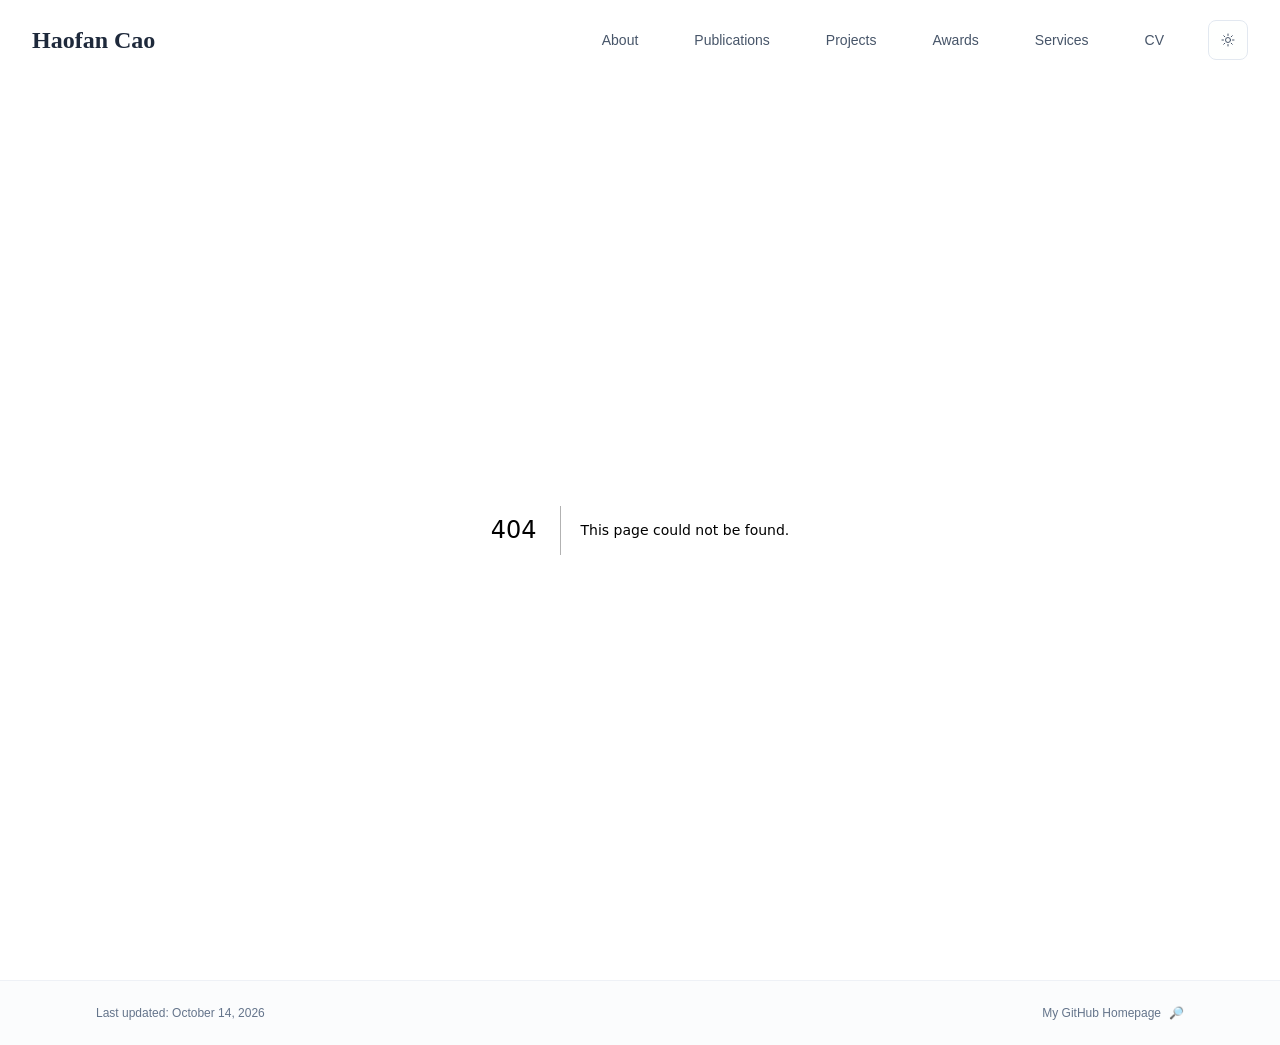
<file: 404/index.html>
<!DOCTYPE html><html lang="en" class="scroll-smooth"><head><meta charSet="utf-8"/><meta name="viewport" content="width=device-width, initial-scale=1"/><link rel="stylesheet" href="/_next/static/css/ace83e516b8832b7.css" data-precedence="next"/><link rel="preload" as="script" fetchPriority="low" href="/_next/static/chunks/webpack-453cfa65acb2a8a8.js"/><script src="/_next/static/chunks/4bd1b696-70b6d399998de86a.js" async=""></script><script src="/_next/static/chunks/684-5aaa8290a129f299.js" async=""></script><script src="/_next/static/chunks/main-app-6efc9296d5062d19.js" async=""></script><script src="/_next/static/chunks/17-9c04c9413a9f9f1f.js" async=""></script><script src="/_next/static/chunks/874-6cc630662f3664af.js" async=""></script><script src="/_next/static/chunks/323-4289bf79f19edb29.js" async=""></script><script src="/_next/static/chunks/app/layout-42886513c973ab28.js" async=""></script><meta name="robots" content="noindex"/><title>404: This page could not be found.</title><link rel="icon" href="/favicon.svg" type="image/svg+xml"/><link rel="dns-prefetch" href="https://google-fonts.jialeliu.com"/><link rel="preconnect" href="https://google-fonts.jialeliu.com" crossorigin=""/><link rel="preload" as="style" href="https://google-fonts.jialeliu.com/css2?family=Inter:wght@300;400;500;600;700&amp;family=Crimson+Text:ital,wght@0,400;0,600;1,400&amp;display=swap"/><link rel="stylesheet" id="gfonts-css" href="https://google-fonts.jialeliu.com/css2?family=Inter:wght@300;400;500;600;700&amp;family=Crimson+Text:ital,wght@0,400;0,600;1,400&amp;display=swap" media="print"/><script>
              (function(){
                var l = document.getElementById('gfonts-css');
                if (!l) return;
                if (l.media !== 'all') {
                  l.addEventListener('load', function(){ try { l.media = 'all'; } catch(e){} });
                }
              })();
            </script><noscript><link rel="stylesheet" href="https://google-fonts.jialeliu.com/css2?family=Inter:wght@300;400;500;600;700&amp;family=Crimson+Text:ital,wght@0,400;0,600;1,400&amp;display=swap"/></noscript><script>
              try {
                const theme = localStorage.getItem('theme-storage');
                const parsed = theme ? JSON.parse(theme) : null;
                const setting = parsed?.state?.theme || 'light';
                const effective = setting === 'dark' ? 'dark' : 'light';
                var root = document.documentElement;
                root.classList.add(effective);
                root.setAttribute('data-theme', effective);
              } catch (e) {
                var root = document.documentElement;
                root.classList.add('light');
                root.setAttribute('data-theme', 'light');
              }
            </script><title>Haofan Cao</title><meta name="description" content="Undergraduate student at the University of Leeds."/><meta name="author" content="Haofan Cao"/><meta name="keywords" content="Haofan Cao,Undergraduate Student,University of Leeds ,  Southwest Jiaotong University"/><meta name="creator" content="Haofan Cao"/><meta name="publisher" content="Haofan Cao"/><meta property="og:title" content="Haofan Cao"/><meta property="og:description" content="Undergraduate student at the University of Leeds."/><meta property="og:site_name" content="Haofan Cao&#x27;s Academic Website"/><meta property="og:locale" content="en_US"/><meta property="og:type" content="website"/><meta name="twitter:card" content="summary"/><meta name="twitter:title" content="Haofan Cao"/><meta name="twitter:description" content="Undergraduate student at the University of Leeds."/><link rel="icon" href="/favicon.svg"/><script>document.querySelectorAll('body link[rel="icon"], body link[rel="apple-touch-icon"]').forEach(el => document.head.appendChild(el))</script><script src="/_next/static/chunks/polyfills-42372ed130431b0a.js" noModule=""></script></head><body class="font-sans antialiased"><nav class="fixed top-0 left-0 right-0 z-50" data-headlessui-state=""><div class="transition-all duration-300 ease-out bg-transparent" style="transform:translateY(-100px)"><div class="max-w-7xl mx-auto px-4 sm:px-6 lg:px-8"><div class="flex justify-between items-center h-16 lg:h-20"><div class="flex-shrink-0" tabindex="0"><a class="text-xl lg:text-2xl font-serif font-semibold text-primary hover:text-accent transition-colors duration-200" href="/">Haofan Cao</a></div><div class="hidden lg:block"><div class="ml-10 flex items-center space-x-8"><div class="flex items-baseline space-x-8"><a class="relative px-3 py-2 text-sm font-medium transition-all duration-200 rounded hover:bg-accent/10 hover:shadow-sm text-neutral-600 hover:text-primary" href="/"><span class="relative z-10">About</span></a><a class="relative px-3 py-2 text-sm font-medium transition-all duration-200 rounded hover:bg-accent/10 hover:shadow-sm text-neutral-600 hover:text-primary" href="/publications/"><span class="relative z-10">Publications</span></a><a class="relative px-3 py-2 text-sm font-medium transition-all duration-200 rounded hover:bg-accent/10 hover:shadow-sm text-neutral-600 hover:text-primary" href="/projects/"><span class="relative z-10">Projects</span></a><a class="relative px-3 py-2 text-sm font-medium transition-all duration-200 rounded hover:bg-accent/10 hover:shadow-sm text-neutral-600 hover:text-primary" href="/awards/"><span class="relative z-10">Awards</span></a><a class="relative px-3 py-2 text-sm font-medium transition-all duration-200 rounded hover:bg-accent/10 hover:shadow-sm text-neutral-600 hover:text-primary" href="/services/"><span class="relative z-10">Services</span></a><a class="relative px-3 py-2 text-sm font-medium transition-all duration-200 rounded hover:bg-accent/10 hover:shadow-sm text-neutral-600 hover:text-primary" href="/cv/"><span class="relative z-10">CV</span></a></div><div class="flex items-center justify-center w-10 h-10 rounded-lg border border-neutral-200 dark:border-[rgba(148,163,184,0.24)] bg-background dark:bg-neutral-800"><div class="w-4 h-4 rounded-full bg-neutral-300 animate-pulse"></div></div></div></div><div class="lg:hidden flex items-center space-x-2"><div class="flex items-center justify-center w-10 h-10 rounded-lg border border-neutral-200 dark:border-[rgba(148,163,184,0.24)] bg-background dark:bg-neutral-800"><div class="w-4 h-4 rounded-full bg-neutral-300 animate-pulse"></div></div><button class="inline-flex items-center justify-center p-2 rounded-md text-neutral-600 hover:text-primary hover:bg-neutral-100 dark:hover:bg-neutral-800 focus:outline-none focus:ring-2 focus:ring-inset focus:ring-accent transition-colors duration-200" id="headlessui-disclosure-button-«R5pdb»" type="button" aria-expanded="false" data-headlessui-state=""><span class="sr-only">Open main menu</span><div><svg xmlns="http://www.w3.org/2000/svg" fill="none" viewBox="0 0 24 24" stroke-width="1.5" stroke="currentColor" aria-hidden="true" data-slot="icon" class="block h-6 w-6"><path stroke-linecap="round" stroke-linejoin="round" d="M3.75 6.75h16.5M3.75 12h16.5m-16.5 5.25h16.5"></path></svg></div></button></div></div></div></div></nav><main class="min-h-screen pt-16 lg:pt-20"><div style="font-family:system-ui,&quot;Segoe UI&quot;,Roboto,Helvetica,Arial,sans-serif,&quot;Apple Color Emoji&quot;,&quot;Segoe UI Emoji&quot;;height:100vh;text-align:center;display:flex;flex-direction:column;align-items:center;justify-content:center"><div><style>body{color:#000;background:#fff;margin:0}.next-error-h1{border-right:1px solid rgba(0,0,0,.3)}@media (prefers-color-scheme:dark){body{color:#fff;background:#000}.next-error-h1{border-right:1px solid rgba(255,255,255,.3)}}</style><h1 class="next-error-h1" style="display:inline-block;margin:0 20px 0 0;padding:0 23px 0 0;font-size:24px;font-weight:500;vertical-align:top;line-height:49px">404</h1><div style="display:inline-block"><h2 style="font-size:14px;font-weight:400;line-height:49px;margin:0">This page could not be found.</h2></div></div></div><!--$--><!--/$--><!--$--><!--/$--></main><footer class="border-t border-neutral-200/50 bg-neutral-50/50 dark:bg-neutral-900/50 dark:border-neutral-700/50"><div class="max-w-6xl mx-auto px-4 sm:px-6 lg:px-8 py-6"><div class="flex flex-col sm:flex-row justify-between items-center gap-2"><p class="text-xs text-neutral-500">Last updated: <!-- -->October 14, 2026</p><p class="text-xs text-neutral-500 flex items-center"><a href="https://github.com/HaofanCao" target="_blank" rel="noopener noreferrer">My GitHub Homepage</a><span class="ml-2">🔎</span></p></div></div></footer><script src="/_next/static/chunks/webpack-453cfa65acb2a8a8.js" async=""></script><script>(self.__next_f=self.__next_f||[]).push([0])</script><script>self.__next_f.push([1,"1:\"$Sreact.fragment\"\n2:I[3719,[\"17\",\"static/chunks/17-9c04c9413a9f9f1f.js\",\"874\",\"static/chunks/874-6cc630662f3664af.js\",\"323\",\"static/chunks/323-4289bf79f19edb29.js\",\"177\",\"static/chunks/app/layout-42886513c973ab28.js\"],\"ThemeProvider\"]\n3:I[768,[\"17\",\"static/chunks/17-9c04c9413a9f9f1f.js\",\"874\",\"static/chunks/874-6cc630662f3664af.js\",\"323\",\"static/chunks/323-4289bf79f19edb29.js\",\"177\",\"static/chunks/app/layout-42886513c973ab28.js\"],\"default\"]\n4:I[7555,[],\"\"]\n5:I[1295,[],\"\"]\n6:I[2548,[\"17\",\"static/chunks/17-9c04c9413a9f9f1f.js\",\"874\",\"static/chunks/874-6cc630662f3664af.js\",\"323\",\"static/chunks/323-4289bf79f19edb29.js\",\"177\",\"static/chunks/app/layout-42886513c973ab28.js\"],\"default\"]\n7:I[9665,[],\"MetadataBoundary\"]\n9:I[9665,[],\"OutletBoundary\"]\nc:I[4911,[],\"AsyncMetadataOutlet\"]\ne:I[9665,[],\"ViewportBoundary\"]\n10:I[6614,[],\"\"]\n:HL[\"/_next/static/css/ace83e516b8832b7.css\",\"style\"]\n"])</script><script>self.__next_f.push([1,"0:{\"P\":null,\"b\":\"C-Dc2qOw419p_p09wZ4EM\",\"p\":\"\",\"c\":[\"\",\"_not-found\",\"\"],\"i\":false,\"f\":[[[\"\",{\"children\":[\"/_not-found\",{\"children\":[\"__PAGE__\",{}]}]},\"$undefined\",\"$undefined\",true],[\"\",[\"$\",\"$1\",\"c\",{\"children\":[[[\"$\",\"link\",\"0\",{\"rel\":\"stylesheet\",\"href\":\"/_next/static/css/ace83e516b8832b7.css\",\"precedence\":\"next\",\"crossOrigin\":\"$undefined\",\"nonce\":\"$undefined\"}]],[\"$\",\"html\",null,{\"lang\":\"en\",\"className\":\"scroll-smooth\",\"suppressHydrationWarning\":true,\"children\":[[\"$\",\"head\",null,{\"children\":[[\"$\",\"link\",null,{\"rel\":\"icon\",\"href\":\"/favicon.svg\",\"type\":\"image/svg+xml\"}],[\"$\",\"link\",null,{\"rel\":\"dns-prefetch\",\"href\":\"https://google-fonts.jialeliu.com\"}],[\"$\",\"link\",null,{\"rel\":\"preconnect\",\"href\":\"https://google-fonts.jialeliu.com\",\"crossOrigin\":\"\"}],[\"$\",\"link\",null,{\"rel\":\"preload\",\"as\":\"style\",\"href\":\"https://google-fonts.jialeliu.com/css2?family=Inter:wght@300;400;500;600;700\u0026family=Crimson+Text:ital,wght@0,400;0,600;1,400\u0026display=swap\"}],[\"$\",\"link\",null,{\"rel\":\"stylesheet\",\"id\":\"gfonts-css\",\"href\":\"https://google-fonts.jialeliu.com/css2?family=Inter:wght@300;400;500;600;700\u0026family=Crimson+Text:ital,wght@0,400;0,600;1,400\u0026display=swap\",\"media\":\"print\"}],[\"$\",\"script\",null,{\"dangerouslySetInnerHTML\":{\"__html\":\"\\n              (function(){\\n                var l = document.getElementById('gfonts-css');\\n                if (!l) return;\\n                if (l.media !== 'all') {\\n                  l.addEventListener('load', function(){ try { l.media = 'all'; } catch(e){} });\\n                }\\n              })();\\n            \"}}],[\"$\",\"noscript\",null,{\"children\":[\"$\",\"link\",null,{\"rel\":\"stylesheet\",\"href\":\"https://google-fonts.jialeliu.com/css2?family=Inter:wght@300;400;500;600;700\u0026family=Crimson+Text:ital,wght@0,400;0,600;1,400\u0026display=swap\"}]}],[\"$\",\"script\",null,{\"dangerouslySetInnerHTML\":{\"__html\":\"\\n              try {\\n                const theme = localStorage.getItem('theme-storage');\\n                const parsed = theme ? JSON.parse(theme) : null;\\n                const setting = parsed?.state?.theme || 'light';\\n                const effective = setting === 'dark' ? 'dark' : 'light';\\n                var root = document.documentElement;\\n                root.classList.add(effective);\\n                root.setAttribute('data-theme', effective);\\n              } catch (e) {\\n                var root = document.documentElement;\\n                root.classList.add('light');\\n                root.setAttribute('data-theme', 'light');\\n              }\\n            \"}}]]}],[\"$\",\"body\",null,{\"className\":\"font-sans antialiased\",\"children\":[\"$\",\"$L2\",null,{\"children\":[[\"$\",\"$L3\",null,{\"items\":[{\"title\":\"About\",\"type\":\"page\",\"target\":\"about\",\"href\":\"/\"},{\"title\":\"Publications\",\"type\":\"page\",\"target\":\"publications\",\"href\":\"/publications\"},{\"title\":\"Projects\",\"type\":\"page\",\"target\":\"projects\",\"href\":\"/projects\"},{\"title\":\"Awards\",\"type\":\"page\",\"target\":\"awards\",\"href\":\"/awards\"},{\"title\":\"Services\",\"type\":\"page\",\"target\":\"services\",\"href\":\"/services\"},{\"title\":\"CV\",\"type\":\"page\",\"target\":\"cv\",\"href\":\"/cv\"}],\"siteTitle\":\"Haofan Cao\",\"enableOnePageMode\":false}],[\"$\",\"main\",null,{\"className\":\"min-h-screen pt-16 lg:pt-20\",\"children\":[\"$\",\"$L4\",null,{\"parallelRouterKey\":\"children\",\"error\":\"$undefined\",\"errorStyles\":\"$undefined\",\"errorScripts\":\"$undefined\",\"template\":[\"$\",\"$L5\",null,{}],\"templateStyles\":\"$undefined\",\"templateScripts\":\"$undefined\",\"notFound\":[[[\"$\",\"title\",null,{\"children\":\"404: This page could not be found.\"}],[\"$\",\"div\",null,{\"style\":{\"fontFamily\":\"system-ui,\\\"Segoe UI\\\",Roboto,Helvetica,Arial,sans-serif,\\\"Apple Color Emoji\\\",\\\"Segoe UI Emoji\\\"\",\"height\":\"100vh\",\"textAlign\":\"center\",\"display\":\"flex\",\"flexDirection\":\"column\",\"alignItems\":\"center\",\"justifyContent\":\"center\"},\"children\":[\"$\",\"div\",null,{\"children\":[[\"$\",\"style\",null,{\"dangerouslySetInnerHTML\":{\"__html\":\"body{color:#000;background:#fff;margin:0}.next-error-h1{border-right:1px solid rgba(0,0,0,.3)}@media (prefers-color-scheme:dark){body{color:#fff;background:#000}.next-error-h1{border-right:1px solid rgba(255,255,255,.3)}}\"}}],[\"$\",\"h1\",null,{\"className\":\"next-error-h1\",\"style\":{\"display\":\"inline-block\",\"margin\":\"0 20px 0 0\",\"padding\":\"0 23px 0 0\",\"fontSize\":24,\"fontWeight\":500,\"verticalAlign\":\"top\",\"lineHeight\":\"49px\"},\"children\":404}],[\"$\",\"div\",null,{\"style\":{\"display\":\"inline-block\"},\"children\":[\"$\",\"h2\",null,{\"style\":{\"fontSize\":14,\"fontWeight\":400,\"lineHeight\":\"49px\",\"margin\":0},\"children\":\"This page could not be found.\"}]}]]}]}]],[]],\"forbidden\":\"$undefined\",\"unauthorized\":\"$undefined\"}]}],[\"$\",\"$L6\",null,{\"lastUpdated\":\"October 14, 2026\"}]]}]}]]}]]}],{\"children\":[\"/_not-found\",[\"$\",\"$1\",\"c\",{\"children\":[null,[\"$\",\"$L4\",null,{\"parallelRouterKey\":\"children\",\"error\":\"$undefined\",\"errorStyles\":\"$undefined\",\"errorScripts\":\"$undefined\",\"template\":[\"$\",\"$L5\",null,{}],\"templateStyles\":\"$undefined\",\"templateScripts\":\"$undefined\",\"notFound\":\"$undefined\",\"forbidden\":\"$undefined\",\"unauthorized\":\"$undefined\"}]]}],{\"children\":[\"__PAGE__\",[\"$\",\"$1\",\"c\",{\"children\":[[[\"$\",\"title\",null,{\"children\":\"404: This page could not be found.\"}],[\"$\",\"div\",null,{\"style\":\"$0:f:0:1:1:props:children:1:props:children:1:props:children:props:children:1:props:children:props:notFound:0:1:props:style\",\"children\":[\"$\",\"div\",null,{\"children\":[[\"$\",\"style\",null,{\"dangerouslySetInnerHTML\":{\"__html\":\"body{color:#000;background:#fff;margin:0}.next-error-h1{border-right:1px solid rgba(0,0,0,.3)}@media (prefers-color-scheme:dark){body{color:#fff;background:#000}.next-error-h1{border-right:1px solid rgba(255,255,255,.3)}}\"}}],[\"$\",\"h1\",null,{\"className\":\"next-error-h1\",\"style\":\"$0:f:0:1:1:props:children:1:props:children:1:props:children:props:children:1:props:children:props:notFound:0:1:props:children:props:children:1:props:style\",\"children\":404}],[\"$\",\"div\",null,{\"style\":\"$0:f:0:1:1:props:children:1:props:children:1:props:children:props:children:1:props:children:props:notFound:0:1:props:children:props:children:2:props:style\",\"children\":[\"$\",\"h2\",null,{\"style\":\"$0:f:0:1:1:props:children:1:props:children:1:props:children:props:children:1:props:children:props:notFound:0:1:props:children:props:children:2:props:children:props:style\",\"children\":\"This page could not be found.\"}]}]]}]}]],[\"$\",\"$L7\",null,{\"children\":\"$L8\"}],null,[\"$\",\"$L9\",null,{\"children\":[\"$La\",\"$Lb\",[\"$\",\"$Lc\",null,{\"promise\":\"$@d\"}]]}]]}],{},null,false]},null,false]},null,false],[\"$\",\"$1\",\"h\",{\"children\":[[\"$\",\"meta\",null,{\"name\":\"robots\",\"content\":\"noindex\"}],[\"$\",\"$1\",\"3tUdKqFvl67ALXJeVz5Jz\",{\"children\":[[\"$\",\"$Le\",null,{\"children\":\"$Lf\"}],null]}],null]}],false]],\"m\":\"$undefined\",\"G\":[\"$10\",\"$undefined\"],\"s\":false,\"S\":true}\n"])</script><script>self.__next_f.push([1,"11:\"$Sreact.suspense\"\n12:I[4911,[],\"AsyncMetadata\"]\n8:[\"$\",\"$11\",null,{\"fallback\":null,\"children\":[\"$\",\"$L12\",null,{\"promise\":\"$@13\"}]}]\n"])</script><script>self.__next_f.push([1,"b:null\n"])</script><script>self.__next_f.push([1,"f:[[\"$\",\"meta\",\"0\",{\"charSet\":\"utf-8\"}],[\"$\",\"meta\",\"1\",{\"name\":\"viewport\",\"content\":\"width=device-width, initial-scale=1\"}]]\na:null\n"])</script><script>self.__next_f.push([1,"13:{\"metadata\":[[\"$\",\"title\",\"0\",{\"children\":\"Haofan Cao\"}],[\"$\",\"meta\",\"1\",{\"name\":\"description\",\"content\":\"Undergraduate student at the University of Leeds.\"}],[\"$\",\"meta\",\"2\",{\"name\":\"author\",\"content\":\"Haofan Cao\"}],[\"$\",\"meta\",\"3\",{\"name\":\"keywords\",\"content\":\"Haofan Cao,Undergraduate Student,University of Leeds ,  Southwest Jiaotong University\"}],[\"$\",\"meta\",\"4\",{\"name\":\"creator\",\"content\":\"Haofan Cao\"}],[\"$\",\"meta\",\"5\",{\"name\":\"publisher\",\"content\":\"Haofan Cao\"}],[\"$\",\"meta\",\"6\",{\"property\":\"og:title\",\"content\":\"Haofan Cao\"}],[\"$\",\"meta\",\"7\",{\"property\":\"og:description\",\"content\":\"Undergraduate student at the University of Leeds.\"}],[\"$\",\"meta\",\"8\",{\"property\":\"og:site_name\",\"content\":\"Haofan Cao's Academic Website\"}],[\"$\",\"meta\",\"9\",{\"property\":\"og:locale\",\"content\":\"en_US\"}],[\"$\",\"meta\",\"10\",{\"property\":\"og:type\",\"content\":\"website\"}],[\"$\",\"meta\",\"11\",{\"name\":\"twitter:card\",\"content\":\"summary\"}],[\"$\",\"meta\",\"12\",{\"name\":\"twitter:title\",\"content\":\"Haofan Cao\"}],[\"$\",\"meta\",\"13\",{\"name\":\"twitter:description\",\"content\":\"Undergraduate student at the University of Leeds.\"}],[\"$\",\"link\",\"14\",{\"rel\":\"icon\",\"href\":\"/favicon.svg\"}]],\"error\":null,\"digest\":\"$undefined\"}\nd:{\"metadata\":\"$13:metadata\",\"error\":null,\"digest\":\"$undefined\"}\n"])</script></body></html>
</file>
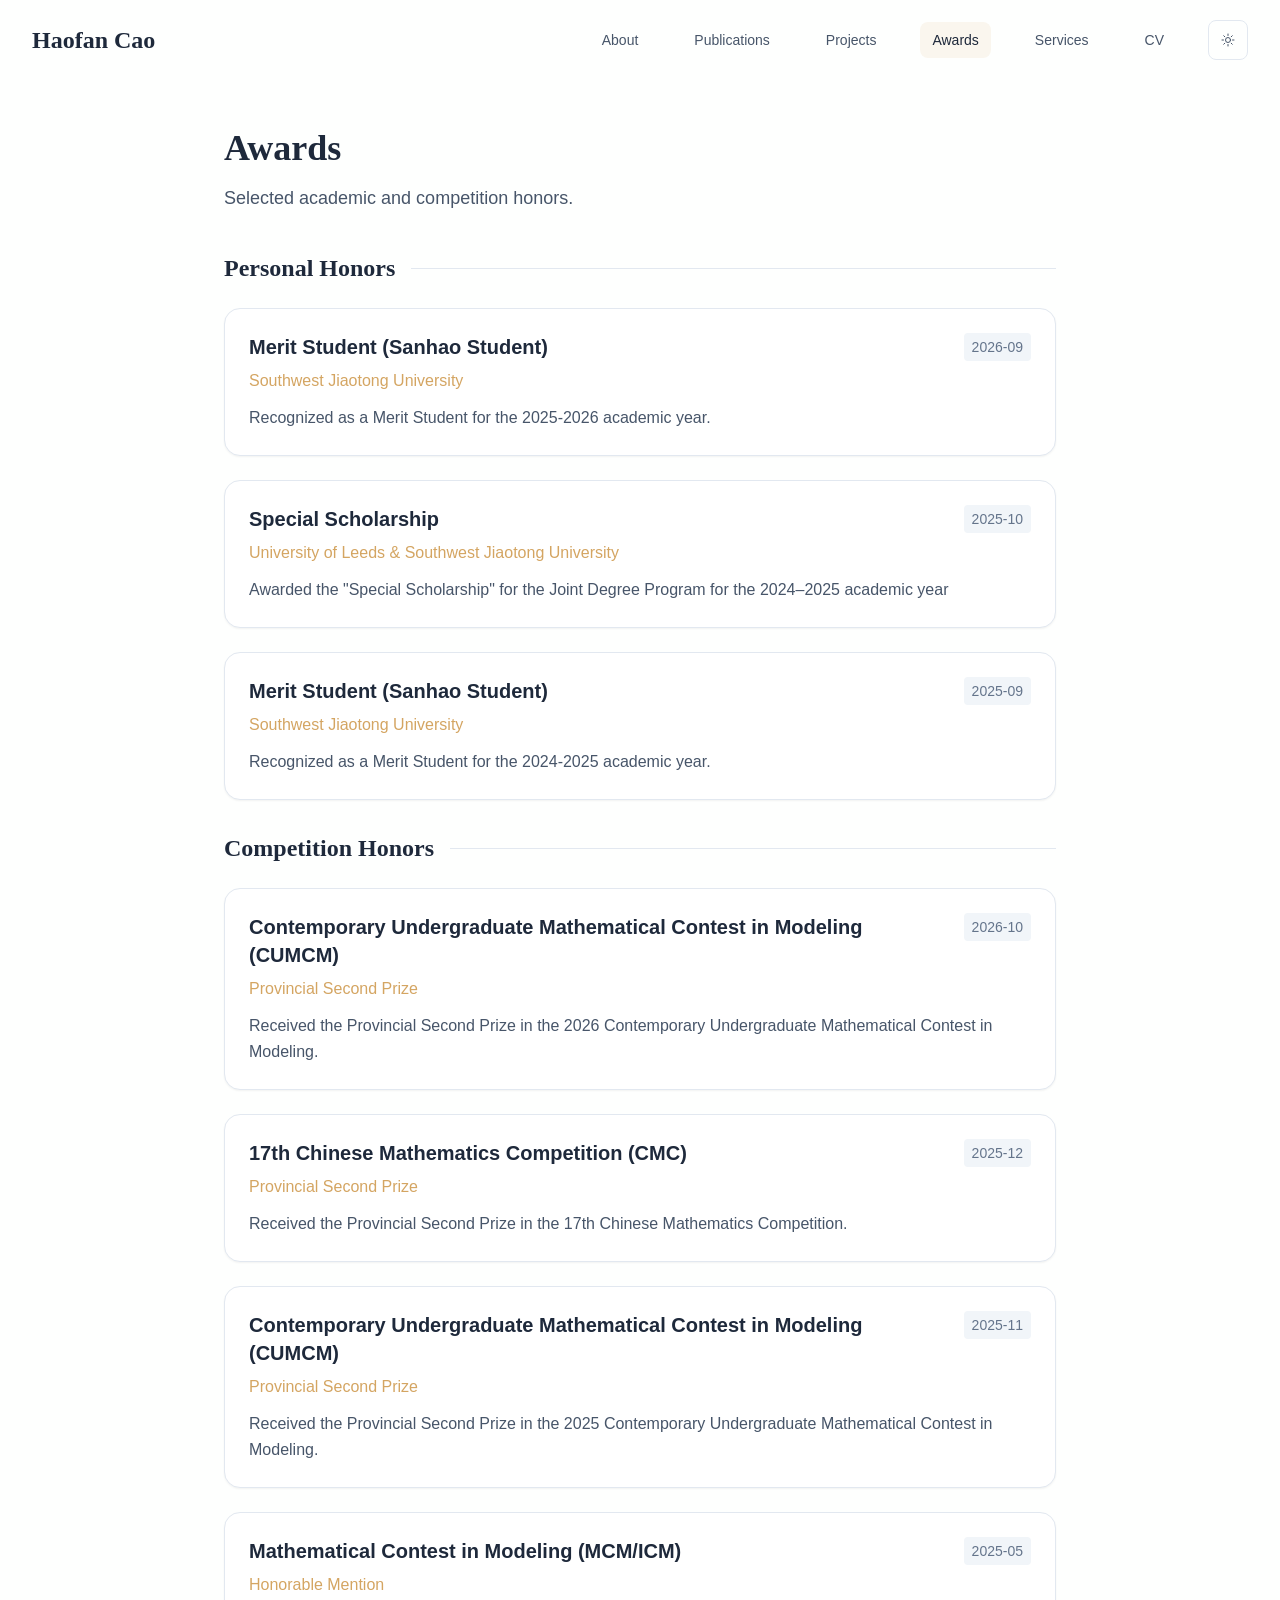
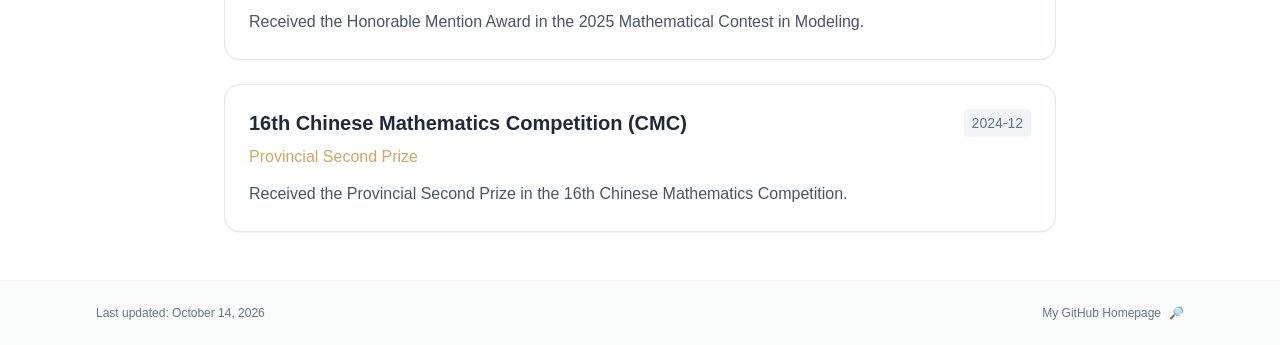
<file: awards/index.html>
<!DOCTYPE html><html lang="en" class="scroll-smooth"><head><meta charSet="utf-8"/><meta name="viewport" content="width=device-width, initial-scale=1"/><link rel="stylesheet" href="/_next/static/css/ace83e516b8832b7.css" data-precedence="next"/><link rel="preload" as="script" fetchPriority="low" href="/_next/static/chunks/webpack-453cfa65acb2a8a8.js"/><script src="/_next/static/chunks/4bd1b696-70b6d399998de86a.js" async=""></script><script src="/_next/static/chunks/684-5aaa8290a129f299.js" async=""></script><script src="/_next/static/chunks/main-app-6efc9296d5062d19.js" async=""></script><script src="/_next/static/chunks/17-9c04c9413a9f9f1f.js" async=""></script><script src="/_next/static/chunks/874-6cc630662f3664af.js" async=""></script><script src="/_next/static/chunks/323-4289bf79f19edb29.js" async=""></script><script src="/_next/static/chunks/app/layout-42886513c973ab28.js" async=""></script><script src="/_next/static/chunks/378-125810dc594846c6.js" async=""></script><script src="/_next/static/chunks/748-0906e8331b3e3573.js" async=""></script><script src="/_next/static/chunks/app/%5Bslug%5D/page-eacb3d4bf48b4a37.js" async=""></script><link rel="icon" href="/favicon.svg" type="image/svg+xml"/><link rel="dns-prefetch" href="https://google-fonts.jialeliu.com"/><link rel="preconnect" href="https://google-fonts.jialeliu.com" crossorigin=""/><link rel="preload" as="style" href="https://google-fonts.jialeliu.com/css2?family=Inter:wght@300;400;500;600;700&amp;family=Crimson+Text:ital,wght@0,400;0,600;1,400&amp;display=swap"/><link rel="stylesheet" id="gfonts-css" href="https://google-fonts.jialeliu.com/css2?family=Inter:wght@300;400;500;600;700&amp;family=Crimson+Text:ital,wght@0,400;0,600;1,400&amp;display=swap" media="print"/><script>
              (function(){
                var l = document.getElementById('gfonts-css');
                if (!l) return;
                if (l.media !== 'all') {
                  l.addEventListener('load', function(){ try { l.media = 'all'; } catch(e){} });
                }
              })();
            </script><noscript><link rel="stylesheet" href="https://google-fonts.jialeliu.com/css2?family=Inter:wght@300;400;500;600;700&amp;family=Crimson+Text:ital,wght@0,400;0,600;1,400&amp;display=swap"/></noscript><script>
              try {
                const theme = localStorage.getItem('theme-storage');
                const parsed = theme ? JSON.parse(theme) : null;
                const setting = parsed?.state?.theme || 'light';
                const effective = setting === 'dark' ? 'dark' : 'light';
                var root = document.documentElement;
                root.classList.add(effective);
                root.setAttribute('data-theme', effective);
              } catch (e) {
                var root = document.documentElement;
                root.classList.add('light');
                root.setAttribute('data-theme', 'light');
              }
            </script><title>Awards | Haofan Cao</title><meta name="description" content="Selected academic and competition honors."/><meta name="author" content="Haofan Cao"/><meta name="keywords" content="Haofan Cao,Undergraduate Student,University of Leeds ,  Southwest Jiaotong University"/><meta name="creator" content="Haofan Cao"/><meta name="publisher" content="Haofan Cao"/><meta property="og:title" content="Haofan Cao"/><meta property="og:description" content="Undergraduate student at the University of Leeds."/><meta property="og:site_name" content="Haofan Cao&#x27;s Academic Website"/><meta property="og:locale" content="en_US"/><meta property="og:type" content="website"/><meta name="twitter:card" content="summary"/><meta name="twitter:title" content="Haofan Cao"/><meta name="twitter:description" content="Undergraduate student at the University of Leeds."/><link rel="icon" href="/favicon.svg"/><script>document.querySelectorAll('body link[rel="icon"], body link[rel="apple-touch-icon"]').forEach(el => document.head.appendChild(el))</script><script src="/_next/static/chunks/polyfills-42372ed130431b0a.js" noModule=""></script></head><body class="font-sans antialiased"><nav class="fixed top-0 left-0 right-0 z-50" data-headlessui-state=""><div class="transition-all duration-300 ease-out bg-transparent" style="transform:translateY(-100px)"><div class="max-w-7xl mx-auto px-4 sm:px-6 lg:px-8"><div class="flex justify-between items-center h-16 lg:h-20"><div class="flex-shrink-0" tabindex="0"><a class="text-xl lg:text-2xl font-serif font-semibold text-primary hover:text-accent transition-colors duration-200" href="/">Haofan Cao</a></div><div class="hidden lg:block"><div class="ml-10 flex items-center space-x-8"><div class="flex items-baseline space-x-8"><a class="relative px-3 py-2 text-sm font-medium transition-all duration-200 rounded hover:bg-accent/10 hover:shadow-sm text-neutral-600 hover:text-primary" href="/"><span class="relative z-10">About</span></a><a class="relative px-3 py-2 text-sm font-medium transition-all duration-200 rounded hover:bg-accent/10 hover:shadow-sm text-neutral-600 hover:text-primary" href="/publications/"><span class="relative z-10">Publications</span></a><a class="relative px-3 py-2 text-sm font-medium transition-all duration-200 rounded hover:bg-accent/10 hover:shadow-sm text-neutral-600 hover:text-primary" href="/projects/"><span class="relative z-10">Projects</span></a><a class="relative px-3 py-2 text-sm font-medium transition-all duration-200 rounded hover:bg-accent/10 hover:shadow-sm text-primary" href="/awards/"><span class="relative z-10">Awards</span><div class="absolute inset-0 bg-accent/10 rounded-lg"></div></a><a class="relative px-3 py-2 text-sm font-medium transition-all duration-200 rounded hover:bg-accent/10 hover:shadow-sm text-neutral-600 hover:text-primary" href="/services/"><span class="relative z-10">Services</span></a><a class="relative px-3 py-2 text-sm font-medium transition-all duration-200 rounded hover:bg-accent/10 hover:shadow-sm text-neutral-600 hover:text-primary" href="/cv/"><span class="relative z-10">CV</span></a></div><div class="flex items-center justify-center w-10 h-10 rounded-lg border border-neutral-200 dark:border-[rgba(148,163,184,0.24)] bg-background dark:bg-neutral-800"><div class="w-4 h-4 rounded-full bg-neutral-300 animate-pulse"></div></div></div></div><div class="lg:hidden flex items-center space-x-2"><div class="flex items-center justify-center w-10 h-10 rounded-lg border border-neutral-200 dark:border-[rgba(148,163,184,0.24)] bg-background dark:bg-neutral-800"><div class="w-4 h-4 rounded-full bg-neutral-300 animate-pulse"></div></div><button class="inline-flex items-center justify-center p-2 rounded-md text-neutral-600 hover:text-primary hover:bg-neutral-100 dark:hover:bg-neutral-800 focus:outline-none focus:ring-2 focus:ring-inset focus:ring-accent transition-colors duration-200" id="headlessui-disclosure-button-«R5pdb»" type="button" aria-expanded="false" data-headlessui-state=""><span class="sr-only">Open main menu</span><div><svg xmlns="http://www.w3.org/2000/svg" fill="none" viewBox="0 0 24 24" stroke-width="1.5" stroke="currentColor" aria-hidden="true" data-slot="icon" class="block h-6 w-6"><path stroke-linecap="round" stroke-linejoin="round" d="M3.75 6.75h16.5M3.75 12h16.5m-16.5 5.25h16.5"></path></svg></div></button></div></div></div></div></nav><main class="min-h-screen pt-16 lg:pt-20"><div class="max-w-4xl mx-auto px-4 sm:px-6 lg:px-8 py-12"><div style="opacity:0;transform:translateY(20px)"><div class="mb-8"><h1 class="text-4xl font-serif font-bold text-primary mb-4">Awards</h1><p class="text-lg text-neutral-600 dark:text-neutral-500 max-w-2xl">Selected academic and competition honors.</p></div><div class="grid gap-6"><div class="flex items-center gap-4 pt-2" style="opacity:0;transform:translateY(20px)"><h2 class="text-2xl font-serif font-bold text-primary whitespace-nowrap">Personal Honors</h2><div class="h-px flex-1 bg-neutral-200 dark:bg-neutral-800"></div></div><div class="bg-white dark:bg-neutral-900 p-6 rounded-2xl shadow-sm border border-neutral-200 dark:border-neutral-800 hover:shadow-xl transition-shadow duration-200" style="opacity:0;transform:translateY(20px)"><div class="grid gap-5 items-start "><div><div class="flex justify-between items-start mb-2 gap-3"><h3 class="text-xl font-semibold text-primary">Merit Student (Sanhao Student)</h3><span class="shrink-0 text-sm text-neutral-500 font-medium bg-neutral-100 dark:bg-neutral-800 px-2 py-1 rounded">2026-09</span></div><p class="text-base text-accent font-medium mb-3">Southwest Jiaotong University</p><p class="text-base text-neutral-600 dark:text-neutral-500 leading-relaxed whitespace-pre-line">Recognized as a Merit Student for the 2025-2026 academic year.</p></div></div></div><div class="bg-white dark:bg-neutral-900 p-6 rounded-2xl shadow-sm border border-neutral-200 dark:border-neutral-800 hover:shadow-xl transition-shadow duration-200" style="opacity:0;transform:translateY(20px)"><div class="grid gap-5 items-start "><div><div class="flex justify-between items-start mb-2 gap-3"><h3 class="text-xl font-semibold text-primary">Special Scholarship</h3><span class="shrink-0 text-sm text-neutral-500 font-medium bg-neutral-100 dark:bg-neutral-800 px-2 py-1 rounded">2025-10</span></div><p class="text-base text-accent font-medium mb-3">University of Leeds &amp; Southwest Jiaotong University</p><p class="text-base text-neutral-600 dark:text-neutral-500 leading-relaxed whitespace-pre-line">Awarded the &quot;Special Scholarship&quot; for the Joint Degree Program for the 2024–2025 academic year</p></div></div></div><div class="bg-white dark:bg-neutral-900 p-6 rounded-2xl shadow-sm border border-neutral-200 dark:border-neutral-800 hover:shadow-xl transition-shadow duration-200" style="opacity:0;transform:translateY(20px)"><div class="grid gap-5 items-start "><div><div class="flex justify-between items-start mb-2 gap-3"><h3 class="text-xl font-semibold text-primary">Merit Student (Sanhao Student)</h3><span class="shrink-0 text-sm text-neutral-500 font-medium bg-neutral-100 dark:bg-neutral-800 px-2 py-1 rounded">2025-09</span></div><p class="text-base text-accent font-medium mb-3">Southwest Jiaotong University</p><p class="text-base text-neutral-600 dark:text-neutral-500 leading-relaxed whitespace-pre-line">Recognized as a Merit Student for the 2024-2025 academic year.</p></div></div></div><div class="flex items-center gap-4 pt-2" style="opacity:0;transform:translateY(20px)"><h2 class="text-2xl font-serif font-bold text-primary whitespace-nowrap">Competition Honors</h2><div class="h-px flex-1 bg-neutral-200 dark:bg-neutral-800"></div></div><div class="bg-white dark:bg-neutral-900 p-6 rounded-2xl shadow-sm border border-neutral-200 dark:border-neutral-800 hover:shadow-xl transition-shadow duration-200" style="opacity:0;transform:translateY(20px)"><div class="grid gap-5 items-start "><div><div class="flex justify-between items-start mb-2 gap-3"><h3 class="text-xl font-semibold text-primary">Contemporary Undergraduate Mathematical Contest in Modeling (CUMCM)</h3><span class="shrink-0 text-sm text-neutral-500 font-medium bg-neutral-100 dark:bg-neutral-800 px-2 py-1 rounded">2026-10</span></div><p class="text-base text-accent font-medium mb-3">Provincial Second Prize</p><p class="text-base text-neutral-600 dark:text-neutral-500 leading-relaxed whitespace-pre-line">Received the Provincial Second Prize in the 2026 Contemporary Undergraduate Mathematical Contest in Modeling.</p></div></div></div><div class="bg-white dark:bg-neutral-900 p-6 rounded-2xl shadow-sm border border-neutral-200 dark:border-neutral-800 hover:shadow-xl transition-shadow duration-200" style="opacity:0;transform:translateY(20px)"><div class="grid gap-5 items-start "><div><div class="flex justify-between items-start mb-2 gap-3"><h3 class="text-xl font-semibold text-primary">17th Chinese Mathematics Competition (CMC)</h3><span class="shrink-0 text-sm text-neutral-500 font-medium bg-neutral-100 dark:bg-neutral-800 px-2 py-1 rounded">2025-12</span></div><p class="text-base text-accent font-medium mb-3">Provincial Second Prize</p><p class="text-base text-neutral-600 dark:text-neutral-500 leading-relaxed whitespace-pre-line">Received the Provincial Second Prize in the 17th Chinese Mathematics Competition.</p></div></div></div><div class="bg-white dark:bg-neutral-900 p-6 rounded-2xl shadow-sm border border-neutral-200 dark:border-neutral-800 hover:shadow-xl transition-shadow duration-200" style="opacity:0;transform:translateY(20px)"><div class="grid gap-5 items-start "><div><div class="flex justify-between items-start mb-2 gap-3"><h3 class="text-xl font-semibold text-primary">Contemporary Undergraduate Mathematical Contest in Modeling (CUMCM)</h3><span class="shrink-0 text-sm text-neutral-500 font-medium bg-neutral-100 dark:bg-neutral-800 px-2 py-1 rounded">2025-11</span></div><p class="text-base text-accent font-medium mb-3">Provincial Second Prize</p><p class="text-base text-neutral-600 dark:text-neutral-500 leading-relaxed whitespace-pre-line">Received the Provincial Second Prize in the 2025 Contemporary Undergraduate Mathematical Contest in Modeling.</p></div></div></div><div class="bg-white dark:bg-neutral-900 p-6 rounded-2xl shadow-sm border border-neutral-200 dark:border-neutral-800 hover:shadow-xl transition-shadow duration-200" style="opacity:0;transform:translateY(20px)"><div class="grid gap-5 items-start "><div><div class="flex justify-between items-start mb-2 gap-3"><h3 class="text-xl font-semibold text-primary">Mathematical Contest in Modeling (MCM/ICM)</h3><span class="shrink-0 text-sm text-neutral-500 font-medium bg-neutral-100 dark:bg-neutral-800 px-2 py-1 rounded">2025-05</span></div><p class="text-base text-accent font-medium mb-3">Honorable Mention</p><p class="text-base text-neutral-600 dark:text-neutral-500 leading-relaxed whitespace-pre-line">Received the Honorable Mention Award in the 2025 Mathematical Contest in Modeling.</p></div></div></div><div class="bg-white dark:bg-neutral-900 p-6 rounded-2xl shadow-sm border border-neutral-200 dark:border-neutral-800 hover:shadow-xl transition-shadow duration-200" style="opacity:0;transform:translateY(20px)"><div class="grid gap-5 items-start "><div><div class="flex justify-between items-start mb-2 gap-3"><h3 class="text-xl font-semibold text-primary">16th Chinese Mathematics Competition (CMC)</h3><span class="shrink-0 text-sm text-neutral-500 font-medium bg-neutral-100 dark:bg-neutral-800 px-2 py-1 rounded">2024-12</span></div><p class="text-base text-accent font-medium mb-3">Provincial Second Prize</p><p class="text-base text-neutral-600 dark:text-neutral-500 leading-relaxed whitespace-pre-line">Received the Provincial Second Prize in the 16th Chinese Mathematics Competition.</p></div></div></div></div></div></div><!--$--><!--/$--><!--$--><!--/$--></main><footer class="border-t border-neutral-200/50 bg-neutral-50/50 dark:bg-neutral-900/50 dark:border-neutral-700/50"><div class="max-w-6xl mx-auto px-4 sm:px-6 lg:px-8 py-6"><div class="flex flex-col sm:flex-row justify-between items-center gap-2"><p class="text-xs text-neutral-500">Last updated: <!-- -->October 14, 2026</p><p class="text-xs text-neutral-500 flex items-center"><a href="https://github.com/HaofanCao" target="_blank" rel="noopener noreferrer">My GitHub Homepage</a><span class="ml-2">🔎</span></p></div></div></footer><script src="/_next/static/chunks/webpack-453cfa65acb2a8a8.js" async=""></script><script>(self.__next_f=self.__next_f||[]).push([0])</script><script>self.__next_f.push([1,"1:\"$Sreact.fragment\"\n2:I[3719,[\"17\",\"static/chunks/17-9c04c9413a9f9f1f.js\",\"874\",\"static/chunks/874-6cc630662f3664af.js\",\"323\",\"static/chunks/323-4289bf79f19edb29.js\",\"177\",\"static/chunks/app/layout-42886513c973ab28.js\"],\"ThemeProvider\"]\n3:I[768,[\"17\",\"static/chunks/17-9c04c9413a9f9f1f.js\",\"874\",\"static/chunks/874-6cc630662f3664af.js\",\"323\",\"static/chunks/323-4289bf79f19edb29.js\",\"177\",\"static/chunks/app/layout-42886513c973ab28.js\"],\"default\"]\n4:I[7555,[],\"\"]\n5:I[1295,[],\"\"]\n6:I[2548,[\"17\",\"static/chunks/17-9c04c9413a9f9f1f.js\",\"874\",\"static/chunks/874-6cc630662f3664af.js\",\"323\",\"static/chunks/323-4289bf79f19edb29.js\",\"177\",\"static/chunks/app/layout-42886513c973ab28.js\"],\"default\"]\n8:I[9665,[],\"MetadataBoundary\"]\na:I[9665,[],\"OutletBoundary\"]\nd:I[4911,[],\"AsyncMetadataOutlet\"]\nf:I[9665,[],\"ViewportBoundary\"]\n11:I[6614,[],\"\"]\n:HL[\"/_next/static/css/ace83e516b8832b7.css\",\"style\"]\n"])</script><script>self.__next_f.push([1,"0:{\"P\":null,\"b\":\"C-Dc2qOw419p_p09wZ4EM\",\"p\":\"\",\"c\":[\"\",\"awards\",\"\"],\"i\":false,\"f\":[[[\"\",{\"children\":[[\"slug\",\"awards\",\"d\"],{\"children\":[\"__PAGE__\",{}]}]},\"$undefined\",\"$undefined\",true],[\"\",[\"$\",\"$1\",\"c\",{\"children\":[[[\"$\",\"link\",\"0\",{\"rel\":\"stylesheet\",\"href\":\"/_next/static/css/ace83e516b8832b7.css\",\"precedence\":\"next\",\"crossOrigin\":\"$undefined\",\"nonce\":\"$undefined\"}]],[\"$\",\"html\",null,{\"lang\":\"en\",\"className\":\"scroll-smooth\",\"suppressHydrationWarning\":true,\"children\":[[\"$\",\"head\",null,{\"children\":[[\"$\",\"link\",null,{\"rel\":\"icon\",\"href\":\"/favicon.svg\",\"type\":\"image/svg+xml\"}],[\"$\",\"link\",null,{\"rel\":\"dns-prefetch\",\"href\":\"https://google-fonts.jialeliu.com\"}],[\"$\",\"link\",null,{\"rel\":\"preconnect\",\"href\":\"https://google-fonts.jialeliu.com\",\"crossOrigin\":\"\"}],[\"$\",\"link\",null,{\"rel\":\"preload\",\"as\":\"style\",\"href\":\"https://google-fonts.jialeliu.com/css2?family=Inter:wght@300;400;500;600;700\u0026family=Crimson+Text:ital,wght@0,400;0,600;1,400\u0026display=swap\"}],[\"$\",\"link\",null,{\"rel\":\"stylesheet\",\"id\":\"gfonts-css\",\"href\":\"https://google-fonts.jialeliu.com/css2?family=Inter:wght@300;400;500;600;700\u0026family=Crimson+Text:ital,wght@0,400;0,600;1,400\u0026display=swap\",\"media\":\"print\"}],[\"$\",\"script\",null,{\"dangerouslySetInnerHTML\":{\"__html\":\"\\n              (function(){\\n                var l = document.getElementById('gfonts-css');\\n                if (!l) return;\\n                if (l.media !== 'all') {\\n                  l.addEventListener('load', function(){ try { l.media = 'all'; } catch(e){} });\\n                }\\n              })();\\n            \"}}],[\"$\",\"noscript\",null,{\"children\":[\"$\",\"link\",null,{\"rel\":\"stylesheet\",\"href\":\"https://google-fonts.jialeliu.com/css2?family=Inter:wght@300;400;500;600;700\u0026family=Crimson+Text:ital,wght@0,400;0,600;1,400\u0026display=swap\"}]}],[\"$\",\"script\",null,{\"dangerouslySetInnerHTML\":{\"__html\":\"\\n              try {\\n                const theme = localStorage.getItem('theme-storage');\\n                const parsed = theme ? JSON.parse(theme) : null;\\n                const setting = parsed?.state?.theme || 'light';\\n                const effective = setting === 'dark' ? 'dark' : 'light';\\n                var root = document.documentElement;\\n                root.classList.add(effective);\\n                root.setAttribute('data-theme', effective);\\n              } catch (e) {\\n                var root = document.documentElement;\\n                root.classList.add('light');\\n                root.setAttribute('data-theme', 'light');\\n              }\\n            \"}}]]}],[\"$\",\"body\",null,{\"className\":\"font-sans antialiased\",\"children\":[\"$\",\"$L2\",null,{\"children\":[[\"$\",\"$L3\",null,{\"items\":[{\"title\":\"About\",\"type\":\"page\",\"target\":\"about\",\"href\":\"/\"},{\"title\":\"Publications\",\"type\":\"page\",\"target\":\"publications\",\"href\":\"/publications\"},{\"title\":\"Projects\",\"type\":\"page\",\"target\":\"projects\",\"href\":\"/projects\"},{\"title\":\"Awards\",\"type\":\"page\",\"target\":\"awards\",\"href\":\"/awards\"},{\"title\":\"Services\",\"type\":\"page\",\"target\":\"services\",\"href\":\"/services\"},{\"title\":\"CV\",\"type\":\"page\",\"target\":\"cv\",\"href\":\"/cv\"}],\"siteTitle\":\"Haofan Cao\",\"enableOnePageMode\":false}],[\"$\",\"main\",null,{\"className\":\"min-h-screen pt-16 lg:pt-20\",\"children\":[\"$\",\"$L4\",null,{\"parallelRouterKey\":\"children\",\"error\":\"$undefined\",\"errorStyles\":\"$undefined\",\"errorScripts\":\"$undefined\",\"template\":[\"$\",\"$L5\",null,{}],\"templateStyles\":\"$undefined\",\"templateScripts\":\"$undefined\",\"notFound\":[[[\"$\",\"title\",null,{\"children\":\"404: This page could not be found.\"}],[\"$\",\"div\",null,{\"style\":{\"fontFamily\":\"system-ui,\\\"Segoe UI\\\",Roboto,Helvetica,Arial,sans-serif,\\\"Apple Color Emoji\\\",\\\"Segoe UI Emoji\\\"\",\"height\":\"100vh\",\"textAlign\":\"center\",\"display\":\"flex\",\"flexDirection\":\"column\",\"alignItems\":\"center\",\"justifyContent\":\"center\"},\"children\":[\"$\",\"div\",null,{\"children\":[[\"$\",\"style\",null,{\"dangerouslySetInnerHTML\":{\"__html\":\"body{color:#000;background:#fff;margin:0}.next-error-h1{border-right:1px solid rgba(0,0,0,.3)}@media (prefers-color-scheme:dark){body{color:#fff;background:#000}.next-error-h1{border-right:1px solid rgba(255,255,255,.3)}}\"}}],[\"$\",\"h1\",null,{\"className\":\"next-error-h1\",\"style\":{\"display\":\"inline-block\",\"margin\":\"0 20px 0 0\",\"padding\":\"0 23px 0 0\",\"fontSize\":24,\"fontWeight\":500,\"verticalAlign\":\"top\",\"lineHeight\":\"49px\"},\"children\":404}],[\"$\",\"div\",null,{\"style\":{\"display\":\"inline-block\"},\"children\":[\"$\",\"h2\",null,{\"style\":{\"fontSize\":14,\"fontWeight\":400,\"lineHeight\":\"49px\",\"margin\":0},\"children\":\"This page could not be found.\"}]}]]}]}]],[]],\"forbidden\":\"$undefined\",\"unauthorized\":\"$undefined\"}]}],[\"$\",\"$L6\",null,{\"lastUpdated\":\"October 14, 2026\"}]]}]}]]}]]}],{\"children\":[[\"slug\",\"awards\",\"d\"],[\"$\",\"$1\",\"c\",{\"children\":[null,[\"$\",\"$L4\",null,{\"parallelRouterKey\":\"children\",\"error\":\"$undefined\",\"errorStyles\":\"$undefined\",\"errorScripts\":\"$undefined\",\"template\":[\"$\",\"$L5\",null,{}],\"templateStyles\":\"$undefined\",\"templateScripts\":\"$undefined\",\"notFound\":\"$undefined\",\"forbidden\":\"$undefined\",\"unauthorized\":\"$undefined\"}]]}],{\"children\":[\"__PAGE__\",[\"$\",\"$1\",\"c\",{\"children\":[\"$L7\",[\"$\",\"$L8\",null,{\"children\":\"$L9\"}],null,[\"$\",\"$La\",null,{\"children\":[\"$Lb\",\"$Lc\",[\"$\",\"$Ld\",null,{\"promise\":\"$@e\"}]]}]]}],{},null,false]},null,false]},null,false],[\"$\",\"$1\",\"h\",{\"children\":[null,[\"$\",\"$1\",\"h3hm7nQo3yfeDjAUjV-ke\",{\"children\":[[\"$\",\"$Lf\",null,{\"children\":\"$L10\"}],null]}],null]}],false]],\"m\":\"$undefined\",\"G\":[\"$11\",\"$undefined\"],\"s\":false,\"S\":true}\n"])</script><script>self.__next_f.push([1,"12:\"$Sreact.suspense\"\n13:I[4911,[],\"AsyncMetadata\"]\n15:I[3684,[\"17\",\"static/chunks/17-9c04c9413a9f9f1f.js\",\"378\",\"static/chunks/378-125810dc594846c6.js\",\"748\",\"static/chunks/748-0906e8331b3e3573.js\",\"182\",\"static/chunks/app/%5Bslug%5D/page-eacb3d4bf48b4a37.js\"],\"default\"]\n9:[\"$\",\"$12\",null,{\"fallback\":null,\"children\":[\"$\",\"$L13\",null,{\"promise\":\"$@14\"}]}]\n7:[\"$\",\"div\",null,{\"className\":\"max-w-4xl mx-auto px-4 sm:px-6 lg:px-8 py-12\",\"children\":[false,false,[\"$\",\"$L15\",null,{\"config\":{\"type\":\"card\",\"title\":\"Awards\",\"description\":\"Selected academic and competition honors.\",\"items\":[{\"variant\":\"section\",\"title\":\"Personal Honors\"},{\"title\":\"Merit Student (Sanhao Student)\",\"subtitle\":\"Southwest Jiaotong University\",\"date\":\"2026-09\",\"content\":\"Recognized as a Merit Student for the 2025-2026 academic year.\"},{\"title\":\"Special Scholarship\",\"subtitle\":\"University of Leeds \u0026 Southwest Jiaotong University\",\"date\":\"2025-10\",\"content\":\"Awarded the \\\"Special Scholarship\\\" for the Joint Degree Program for the 2024–2025 academic year\"},{\"title\":\"Merit Student (Sanhao Student)\",\"subtitle\":\"Southwest Jiaotong University\",\"date\":\"2025-09\",\"content\":\"Recognized as a Merit Student for the 2024-2025 academic year.\"},{\"variant\":\"section\",\"title\":\"Competition Honors\"},{\"title\":\"Contemporary Undergraduate Mathematical Contest in Modeling (CUMCM)\",\"subtitle\":\"Provincial Second Prize\",\"date\":\"2026-10\",\"content\":\"Received the Provincial Second Prize in the 2026 Contemporary Undergraduate Mathematical Contest in Modeling.\"},{\"title\":\"17th Chinese Mathematics Competition (CMC)\",\"subtitle\":\"Provincial Second Prize\",\"date\":\"2025-12\",\"content\":\"Received the Provincial Second Prize in the 17th Chinese Mathematics Competition.\"},{\"title\":\"Contemporary Undergraduate Mathematical Contest in Modeling (CUMCM)\",\"subtitle\":\"Provincial Second Prize\",\"date\":\"2025-11\",\"content\":\"Received the Provincial Second Prize in the 2025 Contemporary Undergraduate Mathematical Contest in Modeling.\"},{\"title\":\"Mathematical Contest in Modeling (MCM/ICM)\",\"subtitle\":\"H"])</script><script>self.__next_f.push([1,"onorable Mention\",\"date\":\"2025-05\",\"content\":\"Received the Honorable Mention Award in the 2025 Mathematical Contest in Modeling.\"},{\"title\":\"16th Chinese Mathematics Competition (CMC)\",\"subtitle\":\"Provincial Second Prize\",\"date\":\"2024-12\",\"content\":\"Received the Provincial Second Prize in the 16th Chinese Mathematics Competition.\"}]}}]]}]\n"])</script><script>self.__next_f.push([1,"c:null\n"])</script><script>self.__next_f.push([1,"10:[[\"$\",\"meta\",\"0\",{\"charSet\":\"utf-8\"}],[\"$\",\"meta\",\"1\",{\"name\":\"viewport\",\"content\":\"width=device-width, initial-scale=1\"}]]\nb:null\n"])</script><script>self.__next_f.push([1,"14:{\"metadata\":[[\"$\",\"title\",\"0\",{\"children\":\"Awards | Haofan Cao\"}],[\"$\",\"meta\",\"1\",{\"name\":\"description\",\"content\":\"Selected academic and competition honors.\"}],[\"$\",\"meta\",\"2\",{\"name\":\"author\",\"content\":\"Haofan Cao\"}],[\"$\",\"meta\",\"3\",{\"name\":\"keywords\",\"content\":\"Haofan Cao,Undergraduate Student,University of Leeds ,  Southwest Jiaotong University\"}],[\"$\",\"meta\",\"4\",{\"name\":\"creator\",\"content\":\"Haofan Cao\"}],[\"$\",\"meta\",\"5\",{\"name\":\"publisher\",\"content\":\"Haofan Cao\"}],[\"$\",\"meta\",\"6\",{\"property\":\"og:title\",\"content\":\"Haofan Cao\"}],[\"$\",\"meta\",\"7\",{\"property\":\"og:description\",\"content\":\"Undergraduate student at the University of Leeds.\"}],[\"$\",\"meta\",\"8\",{\"property\":\"og:site_name\",\"content\":\"Haofan Cao's Academic Website\"}],[\"$\",\"meta\",\"9\",{\"property\":\"og:locale\",\"content\":\"en_US\"}],[\"$\",\"meta\",\"10\",{\"property\":\"og:type\",\"content\":\"website\"}],[\"$\",\"meta\",\"11\",{\"name\":\"twitter:card\",\"content\":\"summary\"}],[\"$\",\"meta\",\"12\",{\"name\":\"twitter:title\",\"content\":\"Haofan Cao\"}],[\"$\",\"meta\",\"13\",{\"name\":\"twitter:description\",\"content\":\"Undergraduate student at the University of Leeds.\"}],[\"$\",\"link\",\"14\",{\"rel\":\"icon\",\"href\":\"/favicon.svg\"}]],\"error\":null,\"digest\":\"$undefined\"}\ne:{\"metadata\":\"$14:metadata\",\"error\":null,\"digest\":\"$undefined\"}\n"])</script></body></html>
</file>
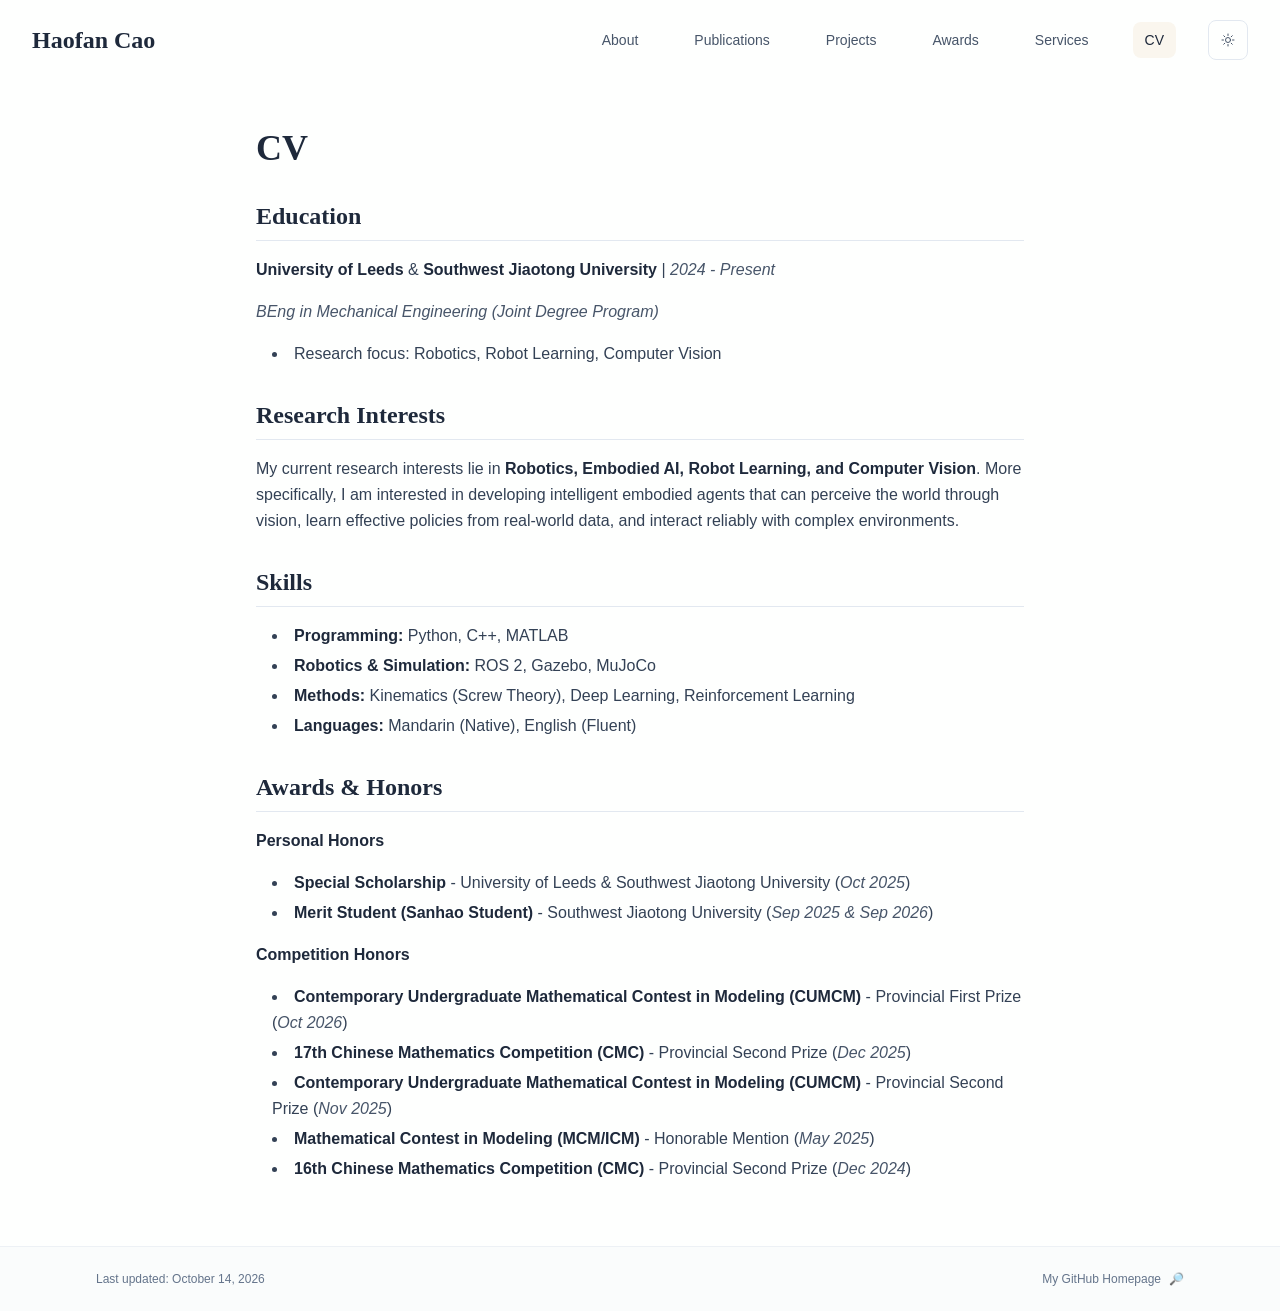
<file: cv/index.html>
<!DOCTYPE html><html lang="en" class="scroll-smooth"><head><meta charSet="utf-8"/><meta name="viewport" content="width=device-width, initial-scale=1"/><link rel="stylesheet" href="/_next/static/css/ace83e516b8832b7.css" data-precedence="next"/><link rel="preload" as="script" fetchPriority="low" href="/_next/static/chunks/webpack-453cfa65acb2a8a8.js"/><script src="/_next/static/chunks/4bd1b696-70b6d399998de86a.js" async=""></script><script src="/_next/static/chunks/684-5aaa8290a129f299.js" async=""></script><script src="/_next/static/chunks/main-app-6efc9296d5062d19.js" async=""></script><script src="/_next/static/chunks/17-9c04c9413a9f9f1f.js" async=""></script><script src="/_next/static/chunks/874-6cc630662f3664af.js" async=""></script><script src="/_next/static/chunks/323-4289bf79f19edb29.js" async=""></script><script src="/_next/static/chunks/app/layout-42886513c973ab28.js" async=""></script><script src="/_next/static/chunks/378-125810dc594846c6.js" async=""></script><script src="/_next/static/chunks/748-0906e8331b3e3573.js" async=""></script><script src="/_next/static/chunks/app/%5Bslug%5D/page-eacb3d4bf48b4a37.js" async=""></script><link rel="icon" href="/favicon.svg" type="image/svg+xml"/><link rel="dns-prefetch" href="https://google-fonts.jialeliu.com"/><link rel="preconnect" href="https://google-fonts.jialeliu.com" crossorigin=""/><link rel="preload" as="style" href="https://google-fonts.jialeliu.com/css2?family=Inter:wght@300;400;500;600;700&amp;family=Crimson+Text:ital,wght@0,400;0,600;1,400&amp;display=swap"/><link rel="stylesheet" id="gfonts-css" href="https://google-fonts.jialeliu.com/css2?family=Inter:wght@300;400;500;600;700&amp;family=Crimson+Text:ital,wght@0,400;0,600;1,400&amp;display=swap" media="print"/><script>
              (function(){
                var l = document.getElementById('gfonts-css');
                if (!l) return;
                if (l.media !== 'all') {
                  l.addEventListener('load', function(){ try { l.media = 'all'; } catch(e){} });
                }
              })();
            </script><noscript><link rel="stylesheet" href="https://google-fonts.jialeliu.com/css2?family=Inter:wght@300;400;500;600;700&amp;family=Crimson+Text:ital,wght@0,400;0,600;1,400&amp;display=swap"/></noscript><script>
              try {
                const theme = localStorage.getItem('theme-storage');
                const parsed = theme ? JSON.parse(theme) : null;
                const setting = parsed?.state?.theme || 'light';
                const effective = setting === 'dark' ? 'dark' : 'light';
                var root = document.documentElement;
                root.classList.add(effective);
                root.setAttribute('data-theme', effective);
              } catch (e) {
                var root = document.documentElement;
                root.classList.add('light');
                root.setAttribute('data-theme', 'light');
              }
            </script><title>CV | Haofan Cao</title><meta name="author" content="Haofan Cao"/><meta name="keywords" content="Haofan Cao,Undergraduate Student,University of Leeds ,  Southwest Jiaotong University"/><meta name="creator" content="Haofan Cao"/><meta name="publisher" content="Haofan Cao"/><meta property="og:title" content="Haofan Cao"/><meta property="og:description" content="Undergraduate student at the University of Leeds."/><meta property="og:site_name" content="Haofan Cao&#x27;s Academic Website"/><meta property="og:locale" content="en_US"/><meta property="og:type" content="website"/><meta name="twitter:card" content="summary"/><meta name="twitter:title" content="Haofan Cao"/><meta name="twitter:description" content="Undergraduate student at the University of Leeds."/><link rel="icon" href="/favicon.svg"/><script>document.querySelectorAll('body link[rel="icon"], body link[rel="apple-touch-icon"]').forEach(el => document.head.appendChild(el))</script><script src="/_next/static/chunks/polyfills-42372ed130431b0a.js" noModule=""></script></head><body class="font-sans antialiased"><nav class="fixed top-0 left-0 right-0 z-50" data-headlessui-state=""><div class="transition-all duration-300 ease-out bg-transparent" style="transform:translateY(-100px)"><div class="max-w-7xl mx-auto px-4 sm:px-6 lg:px-8"><div class="flex justify-between items-center h-16 lg:h-20"><div class="flex-shrink-0" tabindex="0"><a class="text-xl lg:text-2xl font-serif font-semibold text-primary hover:text-accent transition-colors duration-200" href="/">Haofan Cao</a></div><div class="hidden lg:block"><div class="ml-10 flex items-center space-x-8"><div class="flex items-baseline space-x-8"><a class="relative px-3 py-2 text-sm font-medium transition-all duration-200 rounded hover:bg-accent/10 hover:shadow-sm text-neutral-600 hover:text-primary" href="/"><span class="relative z-10">About</span></a><a class="relative px-3 py-2 text-sm font-medium transition-all duration-200 rounded hover:bg-accent/10 hover:shadow-sm text-neutral-600 hover:text-primary" href="/publications/"><span class="relative z-10">Publications</span></a><a class="relative px-3 py-2 text-sm font-medium transition-all duration-200 rounded hover:bg-accent/10 hover:shadow-sm text-neutral-600 hover:text-primary" href="/projects/"><span class="relative z-10">Projects</span></a><a class="relative px-3 py-2 text-sm font-medium transition-all duration-200 rounded hover:bg-accent/10 hover:shadow-sm text-neutral-600 hover:text-primary" href="/awards/"><span class="relative z-10">Awards</span></a><a class="relative px-3 py-2 text-sm font-medium transition-all duration-200 rounded hover:bg-accent/10 hover:shadow-sm text-neutral-600 hover:text-primary" href="/services/"><span class="relative z-10">Services</span></a><a class="relative px-3 py-2 text-sm font-medium transition-all duration-200 rounded hover:bg-accent/10 hover:shadow-sm text-primary" href="/cv/"><span class="relative z-10">CV</span><div class="absolute inset-0 bg-accent/10 rounded-lg"></div></a></div><div class="flex items-center justify-center w-10 h-10 rounded-lg border border-neutral-200 dark:border-[rgba(148,163,184,0.24)] bg-background dark:bg-neutral-800"><div class="w-4 h-4 rounded-full bg-neutral-300 animate-pulse"></div></div></div></div><div class="lg:hidden flex items-center space-x-2"><div class="flex items-center justify-center w-10 h-10 rounded-lg border border-neutral-200 dark:border-[rgba(148,163,184,0.24)] bg-background dark:bg-neutral-800"><div class="w-4 h-4 rounded-full bg-neutral-300 animate-pulse"></div></div><button class="inline-flex items-center justify-center p-2 rounded-md text-neutral-600 hover:text-primary hover:bg-neutral-100 dark:hover:bg-neutral-800 focus:outline-none focus:ring-2 focus:ring-inset focus:ring-accent transition-colors duration-200" id="headlessui-disclosure-button-«R5pdb»" type="button" aria-expanded="false" data-headlessui-state=""><span class="sr-only">Open main menu</span><div><svg xmlns="http://www.w3.org/2000/svg" fill="none" viewBox="0 0 24 24" stroke-width="1.5" stroke="currentColor" aria-hidden="true" data-slot="icon" class="block h-6 w-6"><path stroke-linecap="round" stroke-linejoin="round" d="M3.75 6.75h16.5M3.75 12h16.5m-16.5 5.25h16.5"></path></svg></div></button></div></div></div></div></nav><main class="min-h-screen pt-16 lg:pt-20"><div class="max-w-4xl mx-auto px-4 sm:px-6 lg:px-8 py-12"><div class="max-w-3xl mx-auto" style="opacity:0;transform:translateY(20px)"><h1 class="text-4xl font-serif font-bold text-primary mb-4">CV</h1><div class="text-neutral-700 dark:text-neutral-600 leading-relaxed"><h2 class="text-2xl font-serif font-bold text-primary mt-8 mb-4 border-b border-neutral-200 dark:border-neutral-800 pb-2">Education</h2>
<p class="mb-4 last:mb-0"><strong class="font-semibold text-primary">University of Leeds</strong> &amp; <strong class="font-semibold text-primary">Southwest Jiaotong University</strong> | <em class="italic text-neutral-600 dark:text-neutral-500">2024 - Present</em></p>
<p class="mb-4 last:mb-0"><em class="italic text-neutral-600 dark:text-neutral-500">BEng in Mechanical Engineering (Joint Degree Program)</em></p>
<ul class="list-disc list-inside mb-4 space-y-1 ml-4">
<li class="mb-1">Research focus: Robotics, Robot Learning, Computer Vision</li>
</ul>
<h2 class="text-2xl font-serif font-bold text-primary mt-8 mb-4 border-b border-neutral-200 dark:border-neutral-800 pb-2">Research Interests</h2>
<p class="mb-4 last:mb-0">My current research interests lie in <strong class="font-semibold text-primary">Robotics, Embodied AI, Robot Learning, and Computer Vision</strong>. More specifically, I am interested in developing intelligent embodied agents that can perceive the world through vision, learn effective policies from real-world data, and interact reliably with complex environments.</p>
<h2 class="text-2xl font-serif font-bold text-primary mt-8 mb-4 border-b border-neutral-200 dark:border-neutral-800 pb-2">Skills</h2>
<ul class="list-disc list-inside mb-4 space-y-1 ml-4">
<li class="mb-1"><strong class="font-semibold text-primary">Programming:</strong> Python, C++, MATLAB</li>
<li class="mb-1"><strong class="font-semibold text-primary">Robotics &amp; Simulation:</strong> ROS 2, Gazebo, MuJoCo</li>
<li class="mb-1"><strong class="font-semibold text-primary">Methods:</strong> Kinematics (Screw Theory), Deep Learning, Reinforcement Learning</li>
<li class="mb-1"><strong class="font-semibold text-primary">Languages:</strong> Mandarin (Native), English (Fluent)</li>
</ul>
<h2 class="text-2xl font-serif font-bold text-primary mt-8 mb-4 border-b border-neutral-200 dark:border-neutral-800 pb-2">Awards &amp; Honors</h2>
<p class="mb-4 last:mb-0"><strong class="font-semibold text-primary">Personal Honors</strong></p>
<ul class="list-disc list-inside mb-4 space-y-1 ml-4">
<li class="mb-1"><strong class="font-semibold text-primary">Special Scholarship</strong> - University of Leeds &amp; Southwest Jiaotong University (<em class="italic text-neutral-600 dark:text-neutral-500">Oct 2025</em>)</li>
<li class="mb-1"><strong class="font-semibold text-primary">Merit Student (Sanhao Student)</strong> - Southwest Jiaotong University (<em class="italic text-neutral-600 dark:text-neutral-500">Sep 2025 &amp; Sep 2026</em>)</li>
</ul>
<p class="mb-4 last:mb-0"><strong class="font-semibold text-primary">Competition Honors</strong></p>
<ul class="list-disc list-inside mb-4 space-y-1 ml-4">
<li class="mb-1"><strong class="font-semibold text-primary">Contemporary Undergraduate Mathematical Contest in Modeling (CUMCM)</strong> - Provincial First Prize (<em class="italic text-neutral-600 dark:text-neutral-500">Oct 2026</em>)</li>
<li class="mb-1"><strong class="font-semibold text-primary">17th Chinese Mathematics Competition (CMC)</strong> - Provincial Second Prize (<em class="italic text-neutral-600 dark:text-neutral-500">Dec 2025</em>)</li>
<li class="mb-1"><strong class="font-semibold text-primary">Contemporary Undergraduate Mathematical Contest in Modeling (CUMCM)</strong> - Provincial Second Prize (<em class="italic text-neutral-600 dark:text-neutral-500">Nov 2025</em>)</li>
<li class="mb-1"><strong class="font-semibold text-primary">Mathematical Contest in Modeling (MCM/ICM)</strong> - Honorable Mention (<em class="italic text-neutral-600 dark:text-neutral-500">May 2025</em>)</li>
<li class="mb-1"><strong class="font-semibold text-primary">16th Chinese Mathematics Competition (CMC)</strong> - Provincial Second Prize (<em class="italic text-neutral-600 dark:text-neutral-500">Dec 2024</em>)</li>
</ul></div></div></div><!--$--><!--/$--><!--$--><!--/$--></main><footer class="border-t border-neutral-200/50 bg-neutral-50/50 dark:bg-neutral-900/50 dark:border-neutral-700/50"><div class="max-w-6xl mx-auto px-4 sm:px-6 lg:px-8 py-6"><div class="flex flex-col sm:flex-row justify-between items-center gap-2"><p class="text-xs text-neutral-500">Last updated: <!-- -->October 14, 2026</p><p class="text-xs text-neutral-500 flex items-center"><a href="https://github.com/HaofanCao" target="_blank" rel="noopener noreferrer">My GitHub Homepage</a><span class="ml-2">🔎</span></p></div></div></footer><script src="/_next/static/chunks/webpack-453cfa65acb2a8a8.js" async=""></script><script>(self.__next_f=self.__next_f||[]).push([0])</script><script>self.__next_f.push([1,"1:\"$Sreact.fragment\"\n2:I[3719,[\"17\",\"static/chunks/17-9c04c9413a9f9f1f.js\",\"874\",\"static/chunks/874-6cc630662f3664af.js\",\"323\",\"static/chunks/323-4289bf79f19edb29.js\",\"177\",\"static/chunks/app/layout-42886513c973ab28.js\"],\"ThemeProvider\"]\n3:I[768,[\"17\",\"static/chunks/17-9c04c9413a9f9f1f.js\",\"874\",\"static/chunks/874-6cc630662f3664af.js\",\"323\",\"static/chunks/323-4289bf79f19edb29.js\",\"177\",\"static/chunks/app/layout-42886513c973ab28.js\"],\"default\"]\n4:I[7555,[],\"\"]\n5:I[1295,[],\"\"]\n6:I[2548,[\"17\",\"static/chunks/17-9c04c9413a9f9f1f.js\",\"874\",\"static/chunks/874-6cc630662f3664af.js\",\"323\",\"static/chunks/323-4289bf79f19edb29.js\",\"177\",\"static/chunks/app/layout-42886513c973ab28.js\"],\"default\"]\n8:I[9665,[],\"MetadataBoundary\"]\na:I[9665,[],\"OutletBoundary\"]\nd:I[4911,[],\"AsyncMetadataOutlet\"]\nf:I[9665,[],\"ViewportBoundary\"]\n11:I[6614,[],\"\"]\n:HL[\"/_next/static/css/ace83e516b8832b7.css\",\"style\"]\n"])</script><script>self.__next_f.push([1,"0:{\"P\":null,\"b\":\"C-Dc2qOw419p_p09wZ4EM\",\"p\":\"\",\"c\":[\"\",\"cv\",\"\"],\"i\":false,\"f\":[[[\"\",{\"children\":[[\"slug\",\"cv\",\"d\"],{\"children\":[\"__PAGE__\",{}]}]},\"$undefined\",\"$undefined\",true],[\"\",[\"$\",\"$1\",\"c\",{\"children\":[[[\"$\",\"link\",\"0\",{\"rel\":\"stylesheet\",\"href\":\"/_next/static/css/ace83e516b8832b7.css\",\"precedence\":\"next\",\"crossOrigin\":\"$undefined\",\"nonce\":\"$undefined\"}]],[\"$\",\"html\",null,{\"lang\":\"en\",\"className\":\"scroll-smooth\",\"suppressHydrationWarning\":true,\"children\":[[\"$\",\"head\",null,{\"children\":[[\"$\",\"link\",null,{\"rel\":\"icon\",\"href\":\"/favicon.svg\",\"type\":\"image/svg+xml\"}],[\"$\",\"link\",null,{\"rel\":\"dns-prefetch\",\"href\":\"https://google-fonts.jialeliu.com\"}],[\"$\",\"link\",null,{\"rel\":\"preconnect\",\"href\":\"https://google-fonts.jialeliu.com\",\"crossOrigin\":\"\"}],[\"$\",\"link\",null,{\"rel\":\"preload\",\"as\":\"style\",\"href\":\"https://google-fonts.jialeliu.com/css2?family=Inter:wght@300;400;500;600;700\u0026family=Crimson+Text:ital,wght@0,400;0,600;1,400\u0026display=swap\"}],[\"$\",\"link\",null,{\"rel\":\"stylesheet\",\"id\":\"gfonts-css\",\"href\":\"https://google-fonts.jialeliu.com/css2?family=Inter:wght@300;400;500;600;700\u0026family=Crimson+Text:ital,wght@0,400;0,600;1,400\u0026display=swap\",\"media\":\"print\"}],[\"$\",\"script\",null,{\"dangerouslySetInnerHTML\":{\"__html\":\"\\n              (function(){\\n                var l = document.getElementById('gfonts-css');\\n                if (!l) return;\\n                if (l.media !== 'all') {\\n                  l.addEventListener('load', function(){ try { l.media = 'all'; } catch(e){} });\\n                }\\n              })();\\n            \"}}],[\"$\",\"noscript\",null,{\"children\":[\"$\",\"link\",null,{\"rel\":\"stylesheet\",\"href\":\"https://google-fonts.jialeliu.com/css2?family=Inter:wght@300;400;500;600;700\u0026family=Crimson+Text:ital,wght@0,400;0,600;1,400\u0026display=swap\"}]}],[\"$\",\"script\",null,{\"dangerouslySetInnerHTML\":{\"__html\":\"\\n              try {\\n                const theme = localStorage.getItem('theme-storage');\\n                const parsed = theme ? JSON.parse(theme) : null;\\n                const setting = parsed?.state?.theme || 'light';\\n                const effective = setting === 'dark' ? 'dark' : 'light';\\n                var root = document.documentElement;\\n                root.classList.add(effective);\\n                root.setAttribute('data-theme', effective);\\n              } catch (e) {\\n                var root = document.documentElement;\\n                root.classList.add('light');\\n                root.setAttribute('data-theme', 'light');\\n              }\\n            \"}}]]}],[\"$\",\"body\",null,{\"className\":\"font-sans antialiased\",\"children\":[\"$\",\"$L2\",null,{\"children\":[[\"$\",\"$L3\",null,{\"items\":[{\"title\":\"About\",\"type\":\"page\",\"target\":\"about\",\"href\":\"/\"},{\"title\":\"Publications\",\"type\":\"page\",\"target\":\"publications\",\"href\":\"/publications\"},{\"title\":\"Projects\",\"type\":\"page\",\"target\":\"projects\",\"href\":\"/projects\"},{\"title\":\"Awards\",\"type\":\"page\",\"target\":\"awards\",\"href\":\"/awards\"},{\"title\":\"Services\",\"type\":\"page\",\"target\":\"services\",\"href\":\"/services\"},{\"title\":\"CV\",\"type\":\"page\",\"target\":\"cv\",\"href\":\"/cv\"}],\"siteTitle\":\"Haofan Cao\",\"enableOnePageMode\":false}],[\"$\",\"main\",null,{\"className\":\"min-h-screen pt-16 lg:pt-20\",\"children\":[\"$\",\"$L4\",null,{\"parallelRouterKey\":\"children\",\"error\":\"$undefined\",\"errorStyles\":\"$undefined\",\"errorScripts\":\"$undefined\",\"template\":[\"$\",\"$L5\",null,{}],\"templateStyles\":\"$undefined\",\"templateScripts\":\"$undefined\",\"notFound\":[[[\"$\",\"title\",null,{\"children\":\"404: This page could not be found.\"}],[\"$\",\"div\",null,{\"style\":{\"fontFamily\":\"system-ui,\\\"Segoe UI\\\",Roboto,Helvetica,Arial,sans-serif,\\\"Apple Color Emoji\\\",\\\"Segoe UI Emoji\\\"\",\"height\":\"100vh\",\"textAlign\":\"center\",\"display\":\"flex\",\"flexDirection\":\"column\",\"alignItems\":\"center\",\"justifyContent\":\"center\"},\"children\":[\"$\",\"div\",null,{\"children\":[[\"$\",\"style\",null,{\"dangerouslySetInnerHTML\":{\"__html\":\"body{color:#000;background:#fff;margin:0}.next-error-h1{border-right:1px solid rgba(0,0,0,.3)}@media (prefers-color-scheme:dark){body{color:#fff;background:#000}.next-error-h1{border-right:1px solid rgba(255,255,255,.3)}}\"}}],[\"$\",\"h1\",null,{\"className\":\"next-error-h1\",\"style\":{\"display\":\"inline-block\",\"margin\":\"0 20px 0 0\",\"padding\":\"0 23px 0 0\",\"fontSize\":24,\"fontWeight\":500,\"verticalAlign\":\"top\",\"lineHeight\":\"49px\"},\"children\":404}],[\"$\",\"div\",null,{\"style\":{\"display\":\"inline-block\"},\"children\":[\"$\",\"h2\",null,{\"style\":{\"fontSize\":14,\"fontWeight\":400,\"lineHeight\":\"49px\",\"margin\":0},\"children\":\"This page could not be found.\"}]}]]}]}]],[]],\"forbidden\":\"$undefined\",\"unauthorized\":\"$undefined\"}]}],[\"$\",\"$L6\",null,{\"lastUpdated\":\"October 14, 2026\"}]]}]}]]}]]}],{\"children\":[[\"slug\",\"cv\",\"d\"],[\"$\",\"$1\",\"c\",{\"children\":[null,[\"$\",\"$L4\",null,{\"parallelRouterKey\":\"children\",\"error\":\"$undefined\",\"errorStyles\":\"$undefined\",\"errorScripts\":\"$undefined\",\"template\":[\"$\",\"$L5\",null,{}],\"templateStyles\":\"$undefined\",\"templateScripts\":\"$undefined\",\"notFound\":\"$undefined\",\"forbidden\":\"$undefined\",\"unauthorized\":\"$undefined\"}]]}],{\"children\":[\"__PAGE__\",[\"$\",\"$1\",\"c\",{\"children\":[\"$L7\",[\"$\",\"$L8\",null,{\"children\":\"$L9\"}],null,[\"$\",\"$La\",null,{\"children\":[\"$Lb\",\"$Lc\",[\"$\",\"$Ld\",null,{\"promise\":\"$@e\"}]]}]]}],{},null,false]},null,false]},null,false],[\"$\",\"$1\",\"h\",{\"children\":[null,[\"$\",\"$1\",\"w11jFZ8P0VyNKrGO_WS7f\",{\"children\":[[\"$\",\"$Lf\",null,{\"children\":\"$L10\"}],null]}],null]}],false]],\"m\":\"$undefined\",\"G\":[\"$11\",\"$undefined\"],\"s\":false,\"S\":true}\n"])</script><script>self.__next_f.push([1,"12:\"$Sreact.suspense\"\n13:I[4911,[],\"AsyncMetadata\"]\n15:I[4059,[\"17\",\"static/chunks/17-9c04c9413a9f9f1f.js\",\"378\",\"static/chunks/378-125810dc594846c6.js\",\"748\",\"static/chunks/748-0906e8331b3e3573.js\",\"182\",\"static/chunks/app/%5Bslug%5D/page-eacb3d4bf48b4a37.js\"],\"default\"]\n9:[\"$\",\"$12\",null,{\"fallback\":null,\"children\":[\"$\",\"$L13\",null,{\"promise\":\"$@14\"}]}]\n16:T614,## Education\r\n\r\n**University of Leeds** \u0026 **Southwest Jiaotong University** | *2024 - Present*\r\n\r\n*BEng in Mechanical Engineering (Joint Degree Program)* \r\n- Research focus: Robotics, Robot Learning, Computer Vision\r\n\r\n## Research Interests\r\n\r\nMy current research interests lie in **Robotics, Embodied AI, Robot Learning, and Computer Vision**. More specifically, I am interested in developing intelligent embodied agents that can perceive the world through vision, learn effective policies from real-world data, and interact reliably with complex environments.\r\n\r\n## Skills\r\n\r\n- **Programming:** Python, C++, MATLAB\r\n- **Robotics \u0026 Simulation:** ROS 2, Gazebo, MuJoCo\r\n- **Methods:** Kinematics (Screw Theory), Deep Learning, Reinforcement Learning\r\n- **Languages:** Mandarin (Native), English (Fluent)\r\n\r\n## Awards \u0026 Honors\r\n\r\n**Personal Honors**\r\n\r\n- **Special Scholarship** - University of Leeds \u0026 Southwest Jiaotong University (*Oct 2025*)\r\n- **Merit Student (Sanhao Student)** - Southwest Jiaotong University (*Sep 2025 \u0026 Sep 2026*)\r\n\r\n**Competition Honors**\r\n\r\n- **Contemporary Undergraduate Mathematical Contest in Modeling (CUMCM)** - Provincial First Prize (*Oct 2026*)\r\n- **17th Chinese Mathematics Competition (CMC)** - Provincial Second Prize (*Dec 2025*)\r\n- **Contemporary Undergraduate Mathematical Contest in Modeling (CUMCM)** - Provincial Second Prize (*Nov 2025*)\r\n- **Mathematical Contest in Modeling (MCM/ICM)** - Honorable Mention (*May 2025*)\r\n- **16th Chinese Mathematics Competition (CMC)** - Provincial Second Prize (*Dec 2024*)\r\n7:[\"$\",\"div\",null,{\"className\":\"max-w-4xl mx-auto px-4 sm:px-6 lg:px-8 py-12\",\"children\":[false,[\"$\",\"$L15\",null,{\"config\":{\"t"])</script><script>self.__next_f.push([1,"ype\":\"text\",\"title\":\"CV\",\"source\":\"cv.md\"},\"content\":\"$16\"}],false]}]\n"])</script><script>self.__next_f.push([1,"c:null\n"])</script><script>self.__next_f.push([1,"10:[[\"$\",\"meta\",\"0\",{\"charSet\":\"utf-8\"}],[\"$\",\"meta\",\"1\",{\"name\":\"viewport\",\"content\":\"width=device-width, initial-scale=1\"}]]\nb:null\n"])</script><script>self.__next_f.push([1,"14:{\"metadata\":[[\"$\",\"title\",\"0\",{\"children\":\"CV | Haofan Cao\"}],[\"$\",\"meta\",\"1\",{\"name\":\"author\",\"content\":\"Haofan Cao\"}],[\"$\",\"meta\",\"2\",{\"name\":\"keywords\",\"content\":\"Haofan Cao,Undergraduate Student,University of Leeds ,  Southwest Jiaotong University\"}],[\"$\",\"meta\",\"3\",{\"name\":\"creator\",\"content\":\"Haofan Cao\"}],[\"$\",\"meta\",\"4\",{\"name\":\"publisher\",\"content\":\"Haofan Cao\"}],[\"$\",\"meta\",\"5\",{\"property\":\"og:title\",\"content\":\"Haofan Cao\"}],[\"$\",\"meta\",\"6\",{\"property\":\"og:description\",\"content\":\"Undergraduate student at the University of Leeds.\"}],[\"$\",\"meta\",\"7\",{\"property\":\"og:site_name\",\"content\":\"Haofan Cao's Academic Website\"}],[\"$\",\"meta\",\"8\",{\"property\":\"og:locale\",\"content\":\"en_US\"}],[\"$\",\"meta\",\"9\",{\"property\":\"og:type\",\"content\":\"website\"}],[\"$\",\"meta\",\"10\",{\"name\":\"twitter:card\",\"content\":\"summary\"}],[\"$\",\"meta\",\"11\",{\"name\":\"twitter:title\",\"content\":\"Haofan Cao\"}],[\"$\",\"meta\",\"12\",{\"name\":\"twitter:description\",\"content\":\"Undergraduate student at the University of Leeds.\"}],[\"$\",\"link\",\"13\",{\"rel\":\"icon\",\"href\":\"/favicon.svg\"}]],\"error\":null,\"digest\":\"$undefined\"}\ne:{\"metadata\":\"$14:metadata\",\"error\":null,\"digest\":\"$undefined\"}\n"])</script></body></html>
</file>
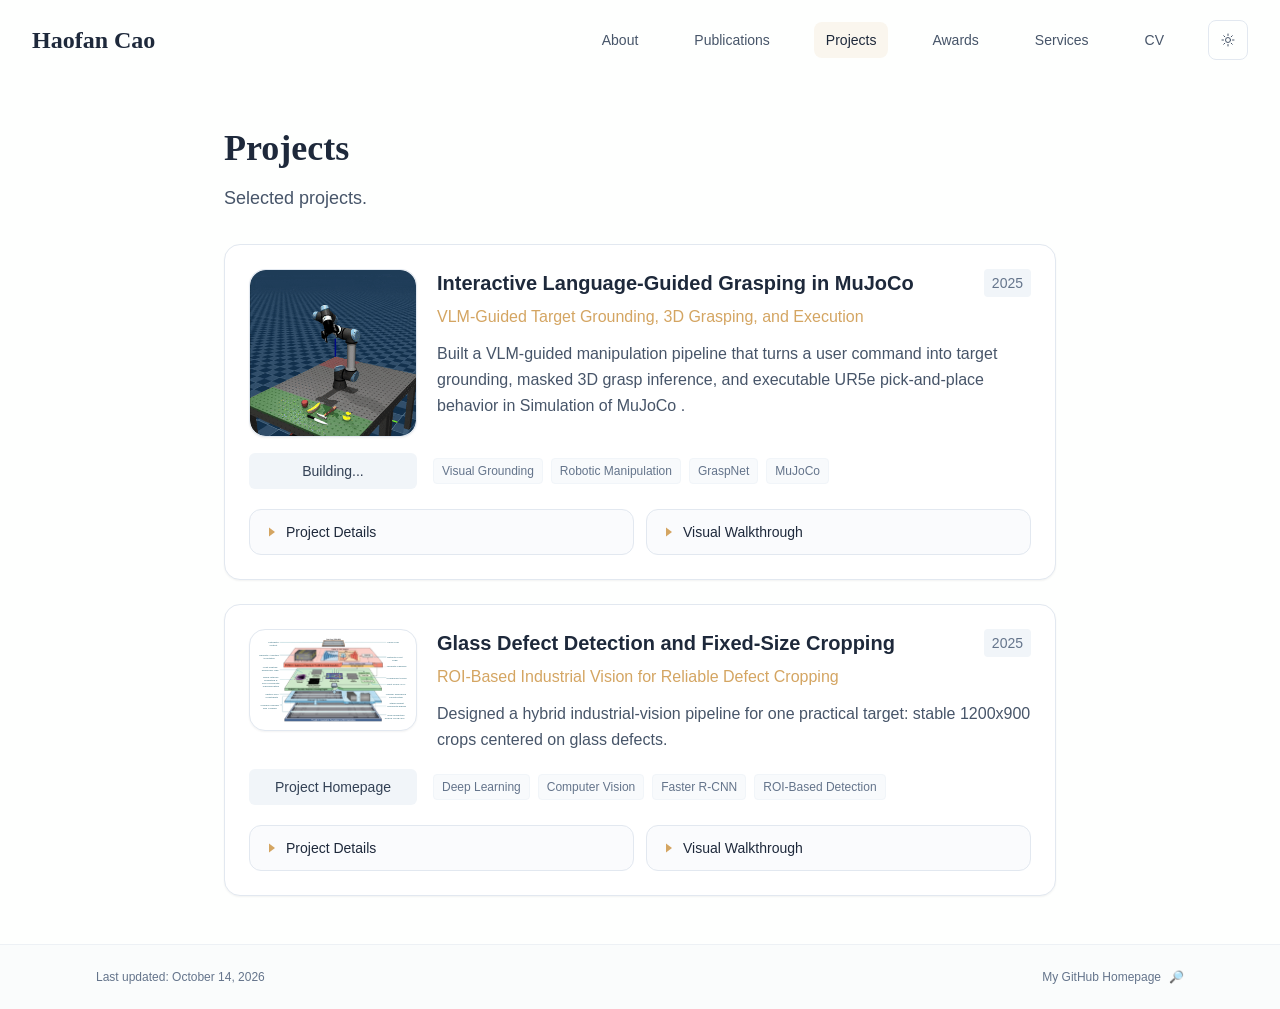
<file: projects/index.html>
<!DOCTYPE html><html lang="en" class="scroll-smooth"><head><meta charSet="utf-8"/><meta name="viewport" content="width=device-width, initial-scale=1"/><link rel="stylesheet" href="/_next/static/css/ace83e516b8832b7.css" data-precedence="next"/><link rel="preload" as="script" fetchPriority="low" href="/_next/static/chunks/webpack-453cfa65acb2a8a8.js"/><script src="/_next/static/chunks/4bd1b696-70b6d399998de86a.js" async=""></script><script src="/_next/static/chunks/684-5aaa8290a129f299.js" async=""></script><script src="/_next/static/chunks/main-app-6efc9296d5062d19.js" async=""></script><script src="/_next/static/chunks/17-9c04c9413a9f9f1f.js" async=""></script><script src="/_next/static/chunks/874-6cc630662f3664af.js" async=""></script><script src="/_next/static/chunks/323-4289bf79f19edb29.js" async=""></script><script src="/_next/static/chunks/app/layout-42886513c973ab28.js" async=""></script><script src="/_next/static/chunks/378-125810dc594846c6.js" async=""></script><script src="/_next/static/chunks/748-0906e8331b3e3573.js" async=""></script><script src="/_next/static/chunks/app/%5Bslug%5D/page-eacb3d4bf48b4a37.js" async=""></script><link rel="icon" href="/favicon.svg" type="image/svg+xml"/><link rel="dns-prefetch" href="https://google-fonts.jialeliu.com"/><link rel="preconnect" href="https://google-fonts.jialeliu.com" crossorigin=""/><link rel="preload" as="style" href="https://google-fonts.jialeliu.com/css2?family=Inter:wght@300;400;500;600;700&amp;family=Crimson+Text:ital,wght@0,400;0,600;1,400&amp;display=swap"/><link rel="stylesheet" id="gfonts-css" href="https://google-fonts.jialeliu.com/css2?family=Inter:wght@300;400;500;600;700&amp;family=Crimson+Text:ital,wght@0,400;0,600;1,400&amp;display=swap" media="print"/><script>
              (function(){
                var l = document.getElementById('gfonts-css');
                if (!l) return;
                if (l.media !== 'all') {
                  l.addEventListener('load', function(){ try { l.media = 'all'; } catch(e){} });
                }
              })();
            </script><noscript><link rel="stylesheet" href="https://google-fonts.jialeliu.com/css2?family=Inter:wght@300;400;500;600;700&amp;family=Crimson+Text:ital,wght@0,400;0,600;1,400&amp;display=swap"/></noscript><script>
              try {
                const theme = localStorage.getItem('theme-storage');
                const parsed = theme ? JSON.parse(theme) : null;
                const setting = parsed?.state?.theme || 'light';
                const effective = setting === 'dark' ? 'dark' : 'light';
                var root = document.documentElement;
                root.classList.add(effective);
                root.setAttribute('data-theme', effective);
              } catch (e) {
                var root = document.documentElement;
                root.classList.add('light');
                root.setAttribute('data-theme', 'light');
              }
            </script><title>Projects | Haofan Cao</title><meta name="description" content="Selected projects."/><meta name="author" content="Haofan Cao"/><meta name="keywords" content="Haofan Cao,Undergraduate Student,University of Leeds ,  Southwest Jiaotong University"/><meta name="creator" content="Haofan Cao"/><meta name="publisher" content="Haofan Cao"/><meta property="og:title" content="Haofan Cao"/><meta property="og:description" content="Undergraduate student at the University of Leeds."/><meta property="og:site_name" content="Haofan Cao&#x27;s Academic Website"/><meta property="og:locale" content="en_US"/><meta property="og:type" content="website"/><meta name="twitter:card" content="summary"/><meta name="twitter:title" content="Haofan Cao"/><meta name="twitter:description" content="Undergraduate student at the University of Leeds."/><link rel="icon" href="/favicon.svg"/><script>document.querySelectorAll('body link[rel="icon"], body link[rel="apple-touch-icon"]').forEach(el => document.head.appendChild(el))</script><script src="/_next/static/chunks/polyfills-42372ed130431b0a.js" noModule=""></script></head><body class="font-sans antialiased"><nav class="fixed top-0 left-0 right-0 z-50" data-headlessui-state=""><div class="transition-all duration-300 ease-out bg-transparent" style="transform:translateY(-100px)"><div class="max-w-7xl mx-auto px-4 sm:px-6 lg:px-8"><div class="flex justify-between items-center h-16 lg:h-20"><div class="flex-shrink-0" tabindex="0"><a class="text-xl lg:text-2xl font-serif font-semibold text-primary hover:text-accent transition-colors duration-200" href="/">Haofan Cao</a></div><div class="hidden lg:block"><div class="ml-10 flex items-center space-x-8"><div class="flex items-baseline space-x-8"><a class="relative px-3 py-2 text-sm font-medium transition-all duration-200 rounded hover:bg-accent/10 hover:shadow-sm text-neutral-600 hover:text-primary" href="/"><span class="relative z-10">About</span></a><a class="relative px-3 py-2 text-sm font-medium transition-all duration-200 rounded hover:bg-accent/10 hover:shadow-sm text-neutral-600 hover:text-primary" href="/publications/"><span class="relative z-10">Publications</span></a><a class="relative px-3 py-2 text-sm font-medium transition-all duration-200 rounded hover:bg-accent/10 hover:shadow-sm text-primary" href="/projects/"><span class="relative z-10">Projects</span><div class="absolute inset-0 bg-accent/10 rounded-lg"></div></a><a class="relative px-3 py-2 text-sm font-medium transition-all duration-200 rounded hover:bg-accent/10 hover:shadow-sm text-neutral-600 hover:text-primary" href="/awards/"><span class="relative z-10">Awards</span></a><a class="relative px-3 py-2 text-sm font-medium transition-all duration-200 rounded hover:bg-accent/10 hover:shadow-sm text-neutral-600 hover:text-primary" href="/services/"><span class="relative z-10">Services</span></a><a class="relative px-3 py-2 text-sm font-medium transition-all duration-200 rounded hover:bg-accent/10 hover:shadow-sm text-neutral-600 hover:text-primary" href="/cv/"><span class="relative z-10">CV</span></a></div><div class="flex items-center justify-center w-10 h-10 rounded-lg border border-neutral-200 dark:border-[rgba(148,163,184,0.24)] bg-background dark:bg-neutral-800"><div class="w-4 h-4 rounded-full bg-neutral-300 animate-pulse"></div></div></div></div><div class="lg:hidden flex items-center space-x-2"><div class="flex items-center justify-center w-10 h-10 rounded-lg border border-neutral-200 dark:border-[rgba(148,163,184,0.24)] bg-background dark:bg-neutral-800"><div class="w-4 h-4 rounded-full bg-neutral-300 animate-pulse"></div></div><button class="inline-flex items-center justify-center p-2 rounded-md text-neutral-600 hover:text-primary hover:bg-neutral-100 dark:hover:bg-neutral-800 focus:outline-none focus:ring-2 focus:ring-inset focus:ring-accent transition-colors duration-200" id="headlessui-disclosure-button-«R5pdb»" type="button" aria-expanded="false" data-headlessui-state=""><span class="sr-only">Open main menu</span><div><svg xmlns="http://www.w3.org/2000/svg" fill="none" viewBox="0 0 24 24" stroke-width="1.5" stroke="currentColor" aria-hidden="true" data-slot="icon" class="block h-6 w-6"><path stroke-linecap="round" stroke-linejoin="round" d="M3.75 6.75h16.5M3.75 12h16.5m-16.5 5.25h16.5"></path></svg></div></button></div></div></div></div></nav><main class="min-h-screen pt-16 lg:pt-20"><div class="max-w-4xl mx-auto px-4 sm:px-6 lg:px-8 py-12"><div style="opacity:0;transform:translateY(20px)"><div class="mb-8"><h1 class="text-4xl font-serif font-bold text-primary mb-4">Projects</h1><p class="text-lg text-neutral-600 dark:text-neutral-500 max-w-2xl">Selected projects.</p></div><div class="grid gap-6"><div class="bg-white dark:bg-neutral-900 p-6 rounded-2xl shadow-sm border border-neutral-200 dark:border-neutral-800 hover:shadow-xl transition-shadow duration-200" style="opacity:0;transform:translateY(20px)"><div class="grid gap-5 items-start lg:grid-cols-[168px_minmax(0,1fr)]"><div class="mx-auto w-full max-w-[220px] lg:max-w-[168px]"><div class="overflow-hidden rounded-2xl border shadow-sm border-neutral-200 dark:border-neutral-800 bg-neutral-100 dark:bg-neutral-900 p-0"><div class="relative overflow-hidden rounded-2xl bg-transparent" style="aspect-ratio:320 / 320"><img alt="Interactive Language-Guided Grasping in MuJoCo" loading="lazy" decoding="async" data-nimg="fill" class="object-cover" style="position:absolute;height:100%;width:100%;left:0;top:0;right:0;bottom:0;color:transparent" src="/projects/vlm-grasp-interactive-overview.gif"/></div></div></div><div><div class="flex justify-between items-start mb-2 gap-3"><h3 class="text-xl font-semibold text-primary">Interactive Language-Guided Grasping in MuJoCo</h3><span class="shrink-0 text-sm text-neutral-500 font-medium bg-neutral-100 dark:bg-neutral-800 px-2 py-1 rounded">2025</span></div><p class="text-base text-accent font-medium mb-3">VLM-Guided Target Grounding, 3D Grasping, and Execution</p><p class="text-base text-neutral-600 dark:text-neutral-500 leading-relaxed whitespace-pre-line">Built a VLM-guided manipulation pipeline that turns a user command into target grounding, masked 3D grasp inference, and executable UR5e pick-and-place behavior in Simulation of MuJoCo .</p></div></div><div class="mt-4 grid gap-4 items-center lg:grid-cols-[168px_minmax(0,1fr)]"><div class="mx-auto w-full max-w-[220px] lg:max-w-[168px]"><div class="flex justify-center lg:justify-start"><button type="button" class="inline-flex items-center px-3 py-2 rounded-md text-sm font-medium bg-neutral-100 dark:bg-neutral-800 text-neutral-700 dark:text-neutral-300 hover:bg-accent hover:text-white transition-colors w-full justify-center">Building...</button></div></div><div class="flex flex-wrap items-center gap-2 self-center"><span class="text-xs text-neutral-500 bg-neutral-50 dark:bg-neutral-800/50 px-2 py-1 rounded border border-neutral-100 dark:border-neutral-800">Visual Grounding</span><span class="text-xs text-neutral-500 bg-neutral-50 dark:bg-neutral-800/50 px-2 py-1 rounded border border-neutral-100 dark:border-neutral-800">Robotic Manipulation</span><span class="text-xs text-neutral-500 bg-neutral-50 dark:bg-neutral-800/50 px-2 py-1 rounded border border-neutral-100 dark:border-neutral-800">GraspNet</span><span class="text-xs text-neutral-500 bg-neutral-50 dark:bg-neutral-800/50 px-2 py-1 rounded border border-neutral-100 dark:border-neutral-800">MuJoCo</span></div></div><div class="mt-5"><div class="grid gap-3 grid-cols-2"><button type="button" aria-expanded="false" class="flex w-full cursor-pointer items-center gap-2 rounded-xl border border-neutral-200 bg-neutral-50/70 px-4 py-3 text-left text-sm font-medium text-primary dark:border-neutral-800 dark:bg-neutral-800/30"><svg viewBox="0 0 12 12" aria-hidden="true" class="h-3 w-3 shrink-0 text-accent transition-transform duration-200 " fill="currentColor"><path d="M3 1.5 9 6 3 10.5Z"></path></svg><span>Project Details</span></button><button type="button" aria-expanded="false" class="flex w-full cursor-pointer items-center gap-2 rounded-xl border border-neutral-200 bg-neutral-50/70 px-4 py-3 text-left text-sm font-medium text-primary dark:border-neutral-800 dark:bg-neutral-800/30"><svg viewBox="0 0 12 12" aria-hidden="true" class="h-3 w-3 shrink-0 text-accent transition-transform duration-200 " fill="currentColor"><path d="M3 1.5 9 6 3 10.5Z"></path></svg><span>Visual Walkthrough</span></button></div></div></div><div class="bg-white dark:bg-neutral-900 p-6 rounded-2xl shadow-sm border border-neutral-200 dark:border-neutral-800 hover:shadow-xl transition-shadow duration-200" style="opacity:0;transform:translateY(20px)"><div class="grid gap-5 items-start lg:grid-cols-[168px_minmax(0,1fr)]"><div class="mx-auto w-full max-w-[220px] lg:max-w-[168px]"><div class="overflow-hidden rounded-2xl border shadow-sm border-neutral-200 dark:border-neutral-700 bg-white p-2"><div class="relative overflow-hidden rounded-xl bg-white" style="aspect-ratio:1280 / 720"><img alt="Glass Defect Detection and Fixed-Size Cropping" loading="lazy" decoding="async" data-nimg="fill" class="object-contain" style="position:absolute;height:100%;width:100%;left:0;top:0;right:0;bottom:0;color:transparent" src="/projects/pipeline-overview.svg"/></div></div></div><div><div class="flex justify-between items-start mb-2 gap-3"><h3 class="text-xl font-semibold text-primary">Glass Defect Detection and Fixed-Size Cropping</h3><span class="shrink-0 text-sm text-neutral-500 font-medium bg-neutral-100 dark:bg-neutral-800 px-2 py-1 rounded">2025</span></div><p class="text-base text-accent font-medium mb-3">ROI-Based Industrial Vision for Reliable Defect Cropping</p><p class="text-base text-neutral-600 dark:text-neutral-500 leading-relaxed whitespace-pre-line">Designed a hybrid industrial-vision pipeline for one practical target: stable 1200x900 crops centered on glass defects.</p></div></div><div class="mt-4 grid gap-4 items-center lg:grid-cols-[168px_minmax(0,1fr)]"><div class="mx-auto w-full max-w-[220px] lg:max-w-[168px]"><div class="flex justify-center lg:justify-start"><a href="https://github.com/HaofanCao/roi-glass-defect-detection" target="_blank" rel="noopener noreferrer" class="inline-flex items-center px-3 py-2 rounded-md text-sm font-medium bg-neutral-100 dark:bg-neutral-800 text-neutral-700 dark:text-neutral-300 hover:bg-accent hover:text-white transition-colors w-full justify-center">Project Homepage</a></div></div><div class="flex flex-wrap items-center gap-2 self-center"><span class="text-xs text-neutral-500 bg-neutral-50 dark:bg-neutral-800/50 px-2 py-1 rounded border border-neutral-100 dark:border-neutral-800">Deep Learning</span><span class="text-xs text-neutral-500 bg-neutral-50 dark:bg-neutral-800/50 px-2 py-1 rounded border border-neutral-100 dark:border-neutral-800">Computer Vision</span><span class="text-xs text-neutral-500 bg-neutral-50 dark:bg-neutral-800/50 px-2 py-1 rounded border border-neutral-100 dark:border-neutral-800">Faster R-CNN</span><span class="text-xs text-neutral-500 bg-neutral-50 dark:bg-neutral-800/50 px-2 py-1 rounded border border-neutral-100 dark:border-neutral-800">ROI-Based Detection</span></div></div><div class="mt-5"><div class="grid gap-3 grid-cols-2"><button type="button" aria-expanded="false" class="flex w-full cursor-pointer items-center gap-2 rounded-xl border border-neutral-200 bg-neutral-50/70 px-4 py-3 text-left text-sm font-medium text-primary dark:border-neutral-800 dark:bg-neutral-800/30"><svg viewBox="0 0 12 12" aria-hidden="true" class="h-3 w-3 shrink-0 text-accent transition-transform duration-200 " fill="currentColor"><path d="M3 1.5 9 6 3 10.5Z"></path></svg><span>Project Details</span></button><button type="button" aria-expanded="false" class="flex w-full cursor-pointer items-center gap-2 rounded-xl border border-neutral-200 bg-neutral-50/70 px-4 py-3 text-left text-sm font-medium text-primary dark:border-neutral-800 dark:bg-neutral-800/30"><svg viewBox="0 0 12 12" aria-hidden="true" class="h-3 w-3 shrink-0 text-accent transition-transform duration-200 " fill="currentColor"><path d="M3 1.5 9 6 3 10.5Z"></path></svg><span>Visual Walkthrough</span></button></div></div></div></div></div></div><!--$--><!--/$--><!--$--><!--/$--></main><footer class="border-t border-neutral-200/50 bg-neutral-50/50 dark:bg-neutral-900/50 dark:border-neutral-700/50"><div class="max-w-6xl mx-auto px-4 sm:px-6 lg:px-8 py-6"><div class="flex flex-col sm:flex-row justify-between items-center gap-2"><p class="text-xs text-neutral-500">Last updated: <!-- -->October 14, 2026</p><p class="text-xs text-neutral-500 flex items-center"><a href="https://github.com/HaofanCao" target="_blank" rel="noopener noreferrer">My GitHub Homepage</a><span class="ml-2">🔎</span></p></div></div></footer><script src="/_next/static/chunks/webpack-453cfa65acb2a8a8.js" async=""></script><script>(self.__next_f=self.__next_f||[]).push([0])</script><script>self.__next_f.push([1,"1:\"$Sreact.fragment\"\n2:I[3719,[\"17\",\"static/chunks/17-9c04c9413a9f9f1f.js\",\"874\",\"static/chunks/874-6cc630662f3664af.js\",\"323\",\"static/chunks/323-4289bf79f19edb29.js\",\"177\",\"static/chunks/app/layout-42886513c973ab28.js\"],\"ThemeProvider\"]\n3:I[768,[\"17\",\"static/chunks/17-9c04c9413a9f9f1f.js\",\"874\",\"static/chunks/874-6cc630662f3664af.js\",\"323\",\"static/chunks/323-4289bf79f19edb29.js\",\"177\",\"static/chunks/app/layout-42886513c973ab28.js\"],\"default\"]\n4:I[7555,[],\"\"]\n5:I[1295,[],\"\"]\n6:I[2548,[\"17\",\"static/chunks/17-9c04c9413a9f9f1f.js\",\"874\",\"static/chunks/874-6cc630662f3664af.js\",\"323\",\"static/chunks/323-4289bf79f19edb29.js\",\"177\",\"static/chunks/app/layout-42886513c973ab28.js\"],\"default\"]\n8:I[9665,[],\"MetadataBoundary\"]\na:I[9665,[],\"OutletBoundary\"]\nd:I[4911,[],\"AsyncMetadataOutlet\"]\nf:I[9665,[],\"ViewportBoundary\"]\n11:I[6614,[],\"\"]\n:HL[\"/_next/static/css/ace83e516b8832b7.css\",\"style\"]\n"])</script><script>self.__next_f.push([1,"0:{\"P\":null,\"b\":\"C-Dc2qOw419p_p09wZ4EM\",\"p\":\"\",\"c\":[\"\",\"projects\",\"\"],\"i\":false,\"f\":[[[\"\",{\"children\":[[\"slug\",\"projects\",\"d\"],{\"children\":[\"__PAGE__\",{}]}]},\"$undefined\",\"$undefined\",true],[\"\",[\"$\",\"$1\",\"c\",{\"children\":[[[\"$\",\"link\",\"0\",{\"rel\":\"stylesheet\",\"href\":\"/_next/static/css/ace83e516b8832b7.css\",\"precedence\":\"next\",\"crossOrigin\":\"$undefined\",\"nonce\":\"$undefined\"}]],[\"$\",\"html\",null,{\"lang\":\"en\",\"className\":\"scroll-smooth\",\"suppressHydrationWarning\":true,\"children\":[[\"$\",\"head\",null,{\"children\":[[\"$\",\"link\",null,{\"rel\":\"icon\",\"href\":\"/favicon.svg\",\"type\":\"image/svg+xml\"}],[\"$\",\"link\",null,{\"rel\":\"dns-prefetch\",\"href\":\"https://google-fonts.jialeliu.com\"}],[\"$\",\"link\",null,{\"rel\":\"preconnect\",\"href\":\"https://google-fonts.jialeliu.com\",\"crossOrigin\":\"\"}],[\"$\",\"link\",null,{\"rel\":\"preload\",\"as\":\"style\",\"href\":\"https://google-fonts.jialeliu.com/css2?family=Inter:wght@300;400;500;600;700\u0026family=Crimson+Text:ital,wght@0,400;0,600;1,400\u0026display=swap\"}],[\"$\",\"link\",null,{\"rel\":\"stylesheet\",\"id\":\"gfonts-css\",\"href\":\"https://google-fonts.jialeliu.com/css2?family=Inter:wght@300;400;500;600;700\u0026family=Crimson+Text:ital,wght@0,400;0,600;1,400\u0026display=swap\",\"media\":\"print\"}],[\"$\",\"script\",null,{\"dangerouslySetInnerHTML\":{\"__html\":\"\\n              (function(){\\n                var l = document.getElementById('gfonts-css');\\n                if (!l) return;\\n                if (l.media !== 'all') {\\n                  l.addEventListener('load', function(){ try { l.media = 'all'; } catch(e){} });\\n                }\\n              })();\\n            \"}}],[\"$\",\"noscript\",null,{\"children\":[\"$\",\"link\",null,{\"rel\":\"stylesheet\",\"href\":\"https://google-fonts.jialeliu.com/css2?family=Inter:wght@300;400;500;600;700\u0026family=Crimson+Text:ital,wght@0,400;0,600;1,400\u0026display=swap\"}]}],[\"$\",\"script\",null,{\"dangerouslySetInnerHTML\":{\"__html\":\"\\n              try {\\n                const theme = localStorage.getItem('theme-storage');\\n                const parsed = theme ? JSON.parse(theme) : null;\\n                const setting = parsed?.state?.theme || 'light';\\n                const effective = setting === 'dark' ? 'dark' : 'light';\\n                var root = document.documentElement;\\n                root.classList.add(effective);\\n                root.setAttribute('data-theme', effective);\\n              } catch (e) {\\n                var root = document.documentElement;\\n                root.classList.add('light');\\n                root.setAttribute('data-theme', 'light');\\n              }\\n            \"}}]]}],[\"$\",\"body\",null,{\"className\":\"font-sans antialiased\",\"children\":[\"$\",\"$L2\",null,{\"children\":[[\"$\",\"$L3\",null,{\"items\":[{\"title\":\"About\",\"type\":\"page\",\"target\":\"about\",\"href\":\"/\"},{\"title\":\"Publications\",\"type\":\"page\",\"target\":\"publications\",\"href\":\"/publications\"},{\"title\":\"Projects\",\"type\":\"page\",\"target\":\"projects\",\"href\":\"/projects\"},{\"title\":\"Awards\",\"type\":\"page\",\"target\":\"awards\",\"href\":\"/awards\"},{\"title\":\"Services\",\"type\":\"page\",\"target\":\"services\",\"href\":\"/services\"},{\"title\":\"CV\",\"type\":\"page\",\"target\":\"cv\",\"href\":\"/cv\"}],\"siteTitle\":\"Haofan Cao\",\"enableOnePageMode\":false}],[\"$\",\"main\",null,{\"className\":\"min-h-screen pt-16 lg:pt-20\",\"children\":[\"$\",\"$L4\",null,{\"parallelRouterKey\":\"children\",\"error\":\"$undefined\",\"errorStyles\":\"$undefined\",\"errorScripts\":\"$undefined\",\"template\":[\"$\",\"$L5\",null,{}],\"templateStyles\":\"$undefined\",\"templateScripts\":\"$undefined\",\"notFound\":[[[\"$\",\"title\",null,{\"children\":\"404: This page could not be found.\"}],[\"$\",\"div\",null,{\"style\":{\"fontFamily\":\"system-ui,\\\"Segoe UI\\\",Roboto,Helvetica,Arial,sans-serif,\\\"Apple Color Emoji\\\",\\\"Segoe UI Emoji\\\"\",\"height\":\"100vh\",\"textAlign\":\"center\",\"display\":\"flex\",\"flexDirection\":\"column\",\"alignItems\":\"center\",\"justifyContent\":\"center\"},\"children\":[\"$\",\"div\",null,{\"children\":[[\"$\",\"style\",null,{\"dangerouslySetInnerHTML\":{\"__html\":\"body{color:#000;background:#fff;margin:0}.next-error-h1{border-right:1px solid rgba(0,0,0,.3)}@media (prefers-color-scheme:dark){body{color:#fff;background:#000}.next-error-h1{border-right:1px solid rgba(255,255,255,.3)}}\"}}],[\"$\",\"h1\",null,{\"className\":\"next-error-h1\",\"style\":{\"display\":\"inline-block\",\"margin\":\"0 20px 0 0\",\"padding\":\"0 23px 0 0\",\"fontSize\":24,\"fontWeight\":500,\"verticalAlign\":\"top\",\"lineHeight\":\"49px\"},\"children\":404}],[\"$\",\"div\",null,{\"style\":{\"display\":\"inline-block\"},\"children\":[\"$\",\"h2\",null,{\"style\":{\"fontSize\":14,\"fontWeight\":400,\"lineHeight\":\"49px\",\"margin\":0},\"children\":\"This page could not be found.\"}]}]]}]}]],[]],\"forbidden\":\"$undefined\",\"unauthorized\":\"$undefined\"}]}],[\"$\",\"$L6\",null,{\"lastUpdated\":\"October 14, 2026\"}]]}]}]]}]]}],{\"children\":[[\"slug\",\"projects\",\"d\"],[\"$\",\"$1\",\"c\",{\"children\":[null,[\"$\",\"$L4\",null,{\"parallelRouterKey\":\"children\",\"error\":\"$undefined\",\"errorStyles\":\"$undefined\",\"errorScripts\":\"$undefined\",\"template\":[\"$\",\"$L5\",null,{}],\"templateStyles\":\"$undefined\",\"templateScripts\":\"$undefined\",\"notFound\":\"$undefined\",\"forbidden\":\"$undefined\",\"unauthorized\":\"$undefined\"}]]}],{\"children\":[\"__PAGE__\",[\"$\",\"$1\",\"c\",{\"children\":[\"$L7\",[\"$\",\"$L8\",null,{\"children\":\"$L9\"}],null,[\"$\",\"$La\",null,{\"children\":[\"$Lb\",\"$Lc\",[\"$\",\"$Ld\",null,{\"promise\":\"$@e\"}]]}]]}],{},null,false]},null,false]},null,false],[\"$\",\"$1\",\"h\",{\"children\":[null,[\"$\",\"$1\",\"_YD6WKBheWoyppW--DqPI\",{\"children\":[[\"$\",\"$Lf\",null,{\"children\":\"$L10\"}],null]}],null]}],false]],\"m\":\"$undefined\",\"G\":[\"$11\",\"$undefined\"],\"s\":false,\"S\":true}\n"])</script><script>self.__next_f.push([1,"12:\"$Sreact.suspense\"\n13:I[4911,[],\"AsyncMetadata\"]\n15:I[3684,[\"17\",\"static/chunks/17-9c04c9413a9f9f1f.js\",\"378\",\"static/chunks/378-125810dc594846c6.js\",\"748\",\"static/chunks/748-0906e8331b3e3573.js\",\"182\",\"static/chunks/app/%5Bslug%5D/page-eacb3d4bf48b4a37.js\"],\"default\"]\n9:[\"$\",\"$12\",null,{\"fallback\":null,\"children\":[\"$\",\"$L13\",null,{\"promise\":\"$@14\"}]}]\n"])</script><script>self.__next_f.push([1,"7:[\"$\",\"div\",null,{\"className\":\"max-w-4xl mx-auto px-4 sm:px-6 lg:px-8 py-12\",\"children\":[false,false,[\"$\",\"$L15\",null,{\"config\":{\"type\":\"card\",\"title\":\"Projects\",\"description\":\"Selected projects.\",\"items\":[{\"title\":\"Interactive Language-Guided Grasping in MuJoCo\",\"subtitle\":\"VLM-Guided Target Grounding, 3D Grasping, and Execution\",\"date\":\"2025\",\"image\":\"/projects/vlm-grasp-interactive-overview.gif\",\"image_aspect\":\"320 / 320\",\"content\":\"Built a VLM-guided manipulation pipeline that turns a user command into target grounding, masked 3D grasp inference, and executable UR5e pick-and-place behavior in Simulation of MuJoCo .\",\"details_label\":\"Project Details\",\"details\":\"The core design was to decompose the task into two questions: what object is intended, and what grasp is physically executable. I used the VLM and SAM to convert open-ended language into a target-specific spatial prior, then restricted 3D inference to the masked point cloud so GraspNet reasons only over the commanded object instead of the full cluttered scene.\\r\\nThe execution layer follows the same principle of controlled decomposition: candidate grasps are filtered by collision and approach geometry, ranked with object-centric priors, transformed from the camera frame into the robot world frame, and executed as a staged pre-grasp, grasp, lift, and place routine. \\r\\nThis project is a language-to-action pipeline in which each module solves a well-defined subproblem and could be improved independently in future.\",\"link_notice\":\"Coming soon. The repository is being organized.\",\"link_label\":\"Building...\",\"gallery_title\":\"Visual Walkthrough\",\"gallery\":[{\"src\":\"/projects/vlm-grasp-interactive-grounding.gif\",\"alt\":\"Language command, object grounding, and target mask generation\",\"caption\":\"DEMO 1\"},{\"src\":\"/projects/vlm-grasp-interactive-grasp-selection.gif\",\"alt\":\"Target-conditioned point cloud and grasp candidate selection\",\"caption\":\"DEMO 2\"},{\"src\":\"/projects/vlm-grasp-interactive-execution.gif\",\"alt\":\"UR5e executes the selected grasp and completes pick and place\",\"caption\":\"DEMO 3\"}],\"tags\":[\"Visual Grounding\",\"Robotic Manipulation\",\"GraspNet\",\"MuJoCo\"]},{\"title\":\"Glass Defect Detection and Fixed-Size Cropping\",\"subtitle\":\"ROI-Based Industrial Vision for Reliable Defect Cropping\",\"date\":\"2025\",\"image\":\"/projects/pipeline-overview.svg\",\"image_aspect\":\"1280 / 720\",\"content\":\"Designed a hybrid industrial-vision pipeline for one practical target: stable 1200x900 crops centered on glass defects.\",\"details_label\":\"Project Details\",\"details\":\"The key idea was to reduce the search space before learning: I first estimated a stable ROI for each fixed camera from the bright-band geometry, then built a reviewed pseudo-label batch and trained an ROI-only detector.\\r\\nDuring deployment, the system uses detector-first inference and falls back to heuristics when confidence is low, so the output is both robust and auditable.\",\"link\":\"https://github.com/HaofanCao/roi-glass-defect-detection\",\"link_label\":\"Project Homepage\",\"gallery_title\":\"Visual Walkthrough\",\"gallery\":[{\"src\":\"/projects/glass-defect-origin.jpg\",\"alt\":\"Origin raw inspection frame\",\"caption\":\"Origin\"},{\"src\":\"/projects/glass-defect-detect.jpg\",\"alt\":\"Defect localization overlay\",\"caption\":\"Detect\"},{\"src\":\"/projects/glass-defect-final-crop.jpg\",\"alt\":\"Final fixed-size crop\",\"caption\":\"Final Crop\"}],\"tags\":[\"Deep Learning\",\"Computer Vision\",\"Faster R-CNN\",\"ROI-Based Detection\"]}]}}]]}]\n"])</script><script>self.__next_f.push([1,"c:null\n"])</script><script>self.__next_f.push([1,"10:[[\"$\",\"meta\",\"0\",{\"charSet\":\"utf-8\"}],[\"$\",\"meta\",\"1\",{\"name\":\"viewport\",\"content\":\"width=device-width, initial-scale=1\"}]]\nb:null\n"])</script><script>self.__next_f.push([1,"14:{\"metadata\":[[\"$\",\"title\",\"0\",{\"children\":\"Projects | Haofan Cao\"}],[\"$\",\"meta\",\"1\",{\"name\":\"description\",\"content\":\"Selected projects.\"}],[\"$\",\"meta\",\"2\",{\"name\":\"author\",\"content\":\"Haofan Cao\"}],[\"$\",\"meta\",\"3\",{\"name\":\"keywords\",\"content\":\"Haofan Cao,Undergraduate Student,University of Leeds ,  Southwest Jiaotong University\"}],[\"$\",\"meta\",\"4\",{\"name\":\"creator\",\"content\":\"Haofan Cao\"}],[\"$\",\"meta\",\"5\",{\"name\":\"publisher\",\"content\":\"Haofan Cao\"}],[\"$\",\"meta\",\"6\",{\"property\":\"og:title\",\"content\":\"Haofan Cao\"}],[\"$\",\"meta\",\"7\",{\"property\":\"og:description\",\"content\":\"Undergraduate student at the University of Leeds.\"}],[\"$\",\"meta\",\"8\",{\"property\":\"og:site_name\",\"content\":\"Haofan Cao's Academic Website\"}],[\"$\",\"meta\",\"9\",{\"property\":\"og:locale\",\"content\":\"en_US\"}],[\"$\",\"meta\",\"10\",{\"property\":\"og:type\",\"content\":\"website\"}],[\"$\",\"meta\",\"11\",{\"name\":\"twitter:card\",\"content\":\"summary\"}],[\"$\",\"meta\",\"12\",{\"name\":\"twitter:title\",\"content\":\"Haofan Cao\"}],[\"$\",\"meta\",\"13\",{\"name\":\"twitter:description\",\"content\":\"Undergraduate student at the University of Leeds.\"}],[\"$\",\"link\",\"14\",{\"rel\":\"icon\",\"href\":\"/favicon.svg\"}]],\"error\":null,\"digest\":\"$undefined\"}\ne:{\"metadata\":\"$14:metadata\",\"error\":null,\"digest\":\"$undefined\"}\n"])</script></body></html>
</file>
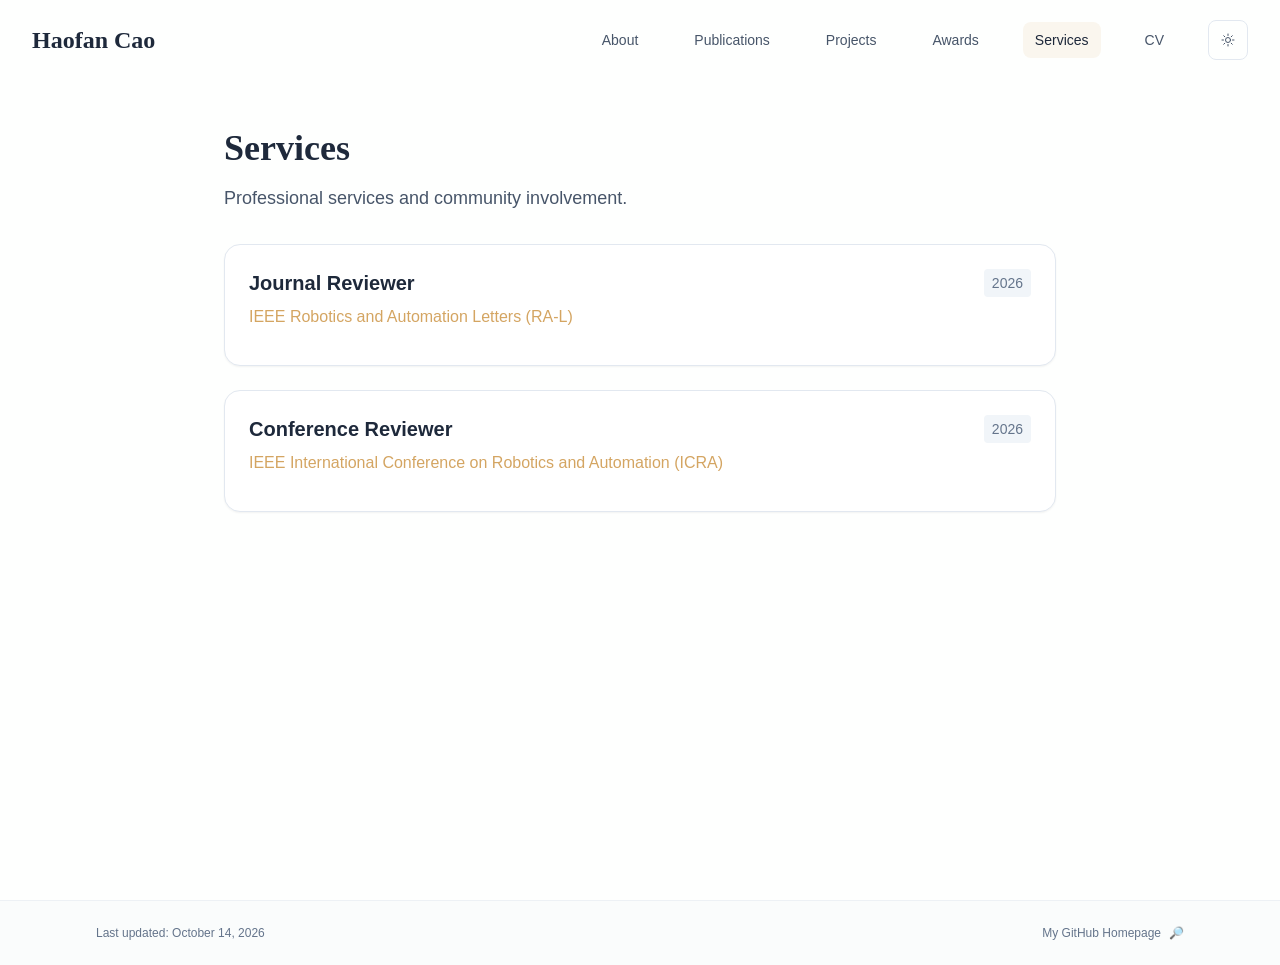
<file: services/index.html>
<!DOCTYPE html><html lang="en" class="scroll-smooth"><head><meta charSet="utf-8"/><meta name="viewport" content="width=device-width, initial-scale=1"/><link rel="stylesheet" href="/_next/static/css/ace83e516b8832b7.css" data-precedence="next"/><link rel="preload" as="script" fetchPriority="low" href="/_next/static/chunks/webpack-453cfa65acb2a8a8.js"/><script src="/_next/static/chunks/4bd1b696-70b6d399998de86a.js" async=""></script><script src="/_next/static/chunks/684-5aaa8290a129f299.js" async=""></script><script src="/_next/static/chunks/main-app-6efc9296d5062d19.js" async=""></script><script src="/_next/static/chunks/17-9c04c9413a9f9f1f.js" async=""></script><script src="/_next/static/chunks/874-6cc630662f3664af.js" async=""></script><script src="/_next/static/chunks/323-4289bf79f19edb29.js" async=""></script><script src="/_next/static/chunks/app/layout-42886513c973ab28.js" async=""></script><script src="/_next/static/chunks/378-125810dc594846c6.js" async=""></script><script src="/_next/static/chunks/748-0906e8331b3e3573.js" async=""></script><script src="/_next/static/chunks/app/%5Bslug%5D/page-eacb3d4bf48b4a37.js" async=""></script><link rel="icon" href="/favicon.svg" type="image/svg+xml"/><link rel="dns-prefetch" href="https://google-fonts.jialeliu.com"/><link rel="preconnect" href="https://google-fonts.jialeliu.com" crossorigin=""/><link rel="preload" as="style" href="https://google-fonts.jialeliu.com/css2?family=Inter:wght@300;400;500;600;700&amp;family=Crimson+Text:ital,wght@0,400;0,600;1,400&amp;display=swap"/><link rel="stylesheet" id="gfonts-css" href="https://google-fonts.jialeliu.com/css2?family=Inter:wght@300;400;500;600;700&amp;family=Crimson+Text:ital,wght@0,400;0,600;1,400&amp;display=swap" media="print"/><script>
              (function(){
                var l = document.getElementById('gfonts-css');
                if (!l) return;
                if (l.media !== 'all') {
                  l.addEventListener('load', function(){ try { l.media = 'all'; } catch(e){} });
                }
              })();
            </script><noscript><link rel="stylesheet" href="https://google-fonts.jialeliu.com/css2?family=Inter:wght@300;400;500;600;700&amp;family=Crimson+Text:ital,wght@0,400;0,600;1,400&amp;display=swap"/></noscript><script>
              try {
                const theme = localStorage.getItem('theme-storage');
                const parsed = theme ? JSON.parse(theme) : null;
                const setting = parsed?.state?.theme || 'light';
                const effective = setting === 'dark' ? 'dark' : 'light';
                var root = document.documentElement;
                root.classList.add(effective);
                root.setAttribute('data-theme', effective);
              } catch (e) {
                var root = document.documentElement;
                root.classList.add('light');
                root.setAttribute('data-theme', 'light');
              }
            </script><title>Services | Haofan Cao</title><meta name="description" content="Professional services and community involvement."/><meta name="author" content="Haofan Cao"/><meta name="keywords" content="Haofan Cao,Undergraduate Student,University of Leeds ,  Southwest Jiaotong University"/><meta name="creator" content="Haofan Cao"/><meta name="publisher" content="Haofan Cao"/><meta property="og:title" content="Haofan Cao"/><meta property="og:description" content="Undergraduate student at the University of Leeds."/><meta property="og:site_name" content="Haofan Cao&#x27;s Academic Website"/><meta property="og:locale" content="en_US"/><meta property="og:type" content="website"/><meta name="twitter:card" content="summary"/><meta name="twitter:title" content="Haofan Cao"/><meta name="twitter:description" content="Undergraduate student at the University of Leeds."/><link rel="icon" href="/favicon.svg"/><script>document.querySelectorAll('body link[rel="icon"], body link[rel="apple-touch-icon"]').forEach(el => document.head.appendChild(el))</script><script src="/_next/static/chunks/polyfills-42372ed130431b0a.js" noModule=""></script></head><body class="font-sans antialiased"><nav class="fixed top-0 left-0 right-0 z-50" data-headlessui-state=""><div class="transition-all duration-300 ease-out bg-transparent" style="transform:translateY(-100px)"><div class="max-w-7xl mx-auto px-4 sm:px-6 lg:px-8"><div class="flex justify-between items-center h-16 lg:h-20"><div class="flex-shrink-0" tabindex="0"><a class="text-xl lg:text-2xl font-serif font-semibold text-primary hover:text-accent transition-colors duration-200" href="/">Haofan Cao</a></div><div class="hidden lg:block"><div class="ml-10 flex items-center space-x-8"><div class="flex items-baseline space-x-8"><a class="relative px-3 py-2 text-sm font-medium transition-all duration-200 rounded hover:bg-accent/10 hover:shadow-sm text-neutral-600 hover:text-primary" href="/"><span class="relative z-10">About</span></a><a class="relative px-3 py-2 text-sm font-medium transition-all duration-200 rounded hover:bg-accent/10 hover:shadow-sm text-neutral-600 hover:text-primary" href="/publications/"><span class="relative z-10">Publications</span></a><a class="relative px-3 py-2 text-sm font-medium transition-all duration-200 rounded hover:bg-accent/10 hover:shadow-sm text-neutral-600 hover:text-primary" href="/projects/"><span class="relative z-10">Projects</span></a><a class="relative px-3 py-2 text-sm font-medium transition-all duration-200 rounded hover:bg-accent/10 hover:shadow-sm text-neutral-600 hover:text-primary" href="/awards/"><span class="relative z-10">Awards</span></a><a class="relative px-3 py-2 text-sm font-medium transition-all duration-200 rounded hover:bg-accent/10 hover:shadow-sm text-primary" href="/services/"><span class="relative z-10">Services</span><div class="absolute inset-0 bg-accent/10 rounded-lg"></div></a><a class="relative px-3 py-2 text-sm font-medium transition-all duration-200 rounded hover:bg-accent/10 hover:shadow-sm text-neutral-600 hover:text-primary" href="/cv/"><span class="relative z-10">CV</span></a></div><div class="flex items-center justify-center w-10 h-10 rounded-lg border border-neutral-200 dark:border-[rgba(148,163,184,0.24)] bg-background dark:bg-neutral-800"><div class="w-4 h-4 rounded-full bg-neutral-300 animate-pulse"></div></div></div></div><div class="lg:hidden flex items-center space-x-2"><div class="flex items-center justify-center w-10 h-10 rounded-lg border border-neutral-200 dark:border-[rgba(148,163,184,0.24)] bg-background dark:bg-neutral-800"><div class="w-4 h-4 rounded-full bg-neutral-300 animate-pulse"></div></div><button class="inline-flex items-center justify-center p-2 rounded-md text-neutral-600 hover:text-primary hover:bg-neutral-100 dark:hover:bg-neutral-800 focus:outline-none focus:ring-2 focus:ring-inset focus:ring-accent transition-colors duration-200" id="headlessui-disclosure-button-«R5pdb»" type="button" aria-expanded="false" data-headlessui-state=""><span class="sr-only">Open main menu</span><div><svg xmlns="http://www.w3.org/2000/svg" fill="none" viewBox="0 0 24 24" stroke-width="1.5" stroke="currentColor" aria-hidden="true" data-slot="icon" class="block h-6 w-6"><path stroke-linecap="round" stroke-linejoin="round" d="M3.75 6.75h16.5M3.75 12h16.5m-16.5 5.25h16.5"></path></svg></div></button></div></div></div></div></nav><main class="min-h-screen pt-16 lg:pt-20"><div class="max-w-4xl mx-auto px-4 sm:px-6 lg:px-8 py-12"><div style="opacity:0;transform:translateY(20px)"><div class="mb-8"><h1 class="text-4xl font-serif font-bold text-primary mb-4">Services</h1><p class="text-lg text-neutral-600 dark:text-neutral-500 max-w-2xl">Professional services and community involvement.</p></div><div class="grid gap-6"><div class="bg-white dark:bg-neutral-900 p-6 rounded-2xl shadow-sm border border-neutral-200 dark:border-neutral-800 hover:shadow-xl transition-shadow duration-200" style="opacity:0;transform:translateY(20px)"><div class="grid gap-5 items-start "><div><div class="flex justify-between items-start mb-2 gap-3"><h3 class="text-xl font-semibold text-primary">Journal Reviewer</h3><span class="shrink-0 text-sm text-neutral-500 font-medium bg-neutral-100 dark:bg-neutral-800 px-2 py-1 rounded">2026</span></div><p class="text-base text-accent font-medium mb-3">IEEE Robotics and Automation Letters (RA-L)</p></div></div></div><div class="bg-white dark:bg-neutral-900 p-6 rounded-2xl shadow-sm border border-neutral-200 dark:border-neutral-800 hover:shadow-xl transition-shadow duration-200" style="opacity:0;transform:translateY(20px)"><div class="grid gap-5 items-start "><div><div class="flex justify-between items-start mb-2 gap-3"><h3 class="text-xl font-semibold text-primary">Conference Reviewer</h3><span class="shrink-0 text-sm text-neutral-500 font-medium bg-neutral-100 dark:bg-neutral-800 px-2 py-1 rounded">2026</span></div><p class="text-base text-accent font-medium mb-3">IEEE International Conference on Robotics and Automation (ICRA)</p></div></div></div></div></div></div><!--$--><!--/$--><!--$--><!--/$--></main><footer class="border-t border-neutral-200/50 bg-neutral-50/50 dark:bg-neutral-900/50 dark:border-neutral-700/50"><div class="max-w-6xl mx-auto px-4 sm:px-6 lg:px-8 py-6"><div class="flex flex-col sm:flex-row justify-between items-center gap-2"><p class="text-xs text-neutral-500">Last updated: <!-- -->October 14, 2026</p><p class="text-xs text-neutral-500 flex items-center"><a href="https://github.com/HaofanCao" target="_blank" rel="noopener noreferrer">My GitHub Homepage</a><span class="ml-2">🔎</span></p></div></div></footer><script src="/_next/static/chunks/webpack-453cfa65acb2a8a8.js" async=""></script><script>(self.__next_f=self.__next_f||[]).push([0])</script><script>self.__next_f.push([1,"1:\"$Sreact.fragment\"\n2:I[3719,[\"17\",\"static/chunks/17-9c04c9413a9f9f1f.js\",\"874\",\"static/chunks/874-6cc630662f3664af.js\",\"323\",\"static/chunks/323-4289bf79f19edb29.js\",\"177\",\"static/chunks/app/layout-42886513c973ab28.js\"],\"ThemeProvider\"]\n3:I[768,[\"17\",\"static/chunks/17-9c04c9413a9f9f1f.js\",\"874\",\"static/chunks/874-6cc630662f3664af.js\",\"323\",\"static/chunks/323-4289bf79f19edb29.js\",\"177\",\"static/chunks/app/layout-42886513c973ab28.js\"],\"default\"]\n4:I[7555,[],\"\"]\n5:I[1295,[],\"\"]\n6:I[2548,[\"17\",\"static/chunks/17-9c04c9413a9f9f1f.js\",\"874\",\"static/chunks/874-6cc630662f3664af.js\",\"323\",\"static/chunks/323-4289bf79f19edb29.js\",\"177\",\"static/chunks/app/layout-42886513c973ab28.js\"],\"default\"]\n8:I[9665,[],\"MetadataBoundary\"]\na:I[9665,[],\"OutletBoundary\"]\nd:I[4911,[],\"AsyncMetadataOutlet\"]\nf:I[9665,[],\"ViewportBoundary\"]\n11:I[6614,[],\"\"]\n:HL[\"/_next/static/css/ace83e516b8832b7.css\",\"style\"]\n"])</script><script>self.__next_f.push([1,"0:{\"P\":null,\"b\":\"C-Dc2qOw419p_p09wZ4EM\",\"p\":\"\",\"c\":[\"\",\"services\",\"\"],\"i\":false,\"f\":[[[\"\",{\"children\":[[\"slug\",\"services\",\"d\"],{\"children\":[\"__PAGE__\",{}]}]},\"$undefined\",\"$undefined\",true],[\"\",[\"$\",\"$1\",\"c\",{\"children\":[[[\"$\",\"link\",\"0\",{\"rel\":\"stylesheet\",\"href\":\"/_next/static/css/ace83e516b8832b7.css\",\"precedence\":\"next\",\"crossOrigin\":\"$undefined\",\"nonce\":\"$undefined\"}]],[\"$\",\"html\",null,{\"lang\":\"en\",\"className\":\"scroll-smooth\",\"suppressHydrationWarning\":true,\"children\":[[\"$\",\"head\",null,{\"children\":[[\"$\",\"link\",null,{\"rel\":\"icon\",\"href\":\"/favicon.svg\",\"type\":\"image/svg+xml\"}],[\"$\",\"link\",null,{\"rel\":\"dns-prefetch\",\"href\":\"https://google-fonts.jialeliu.com\"}],[\"$\",\"link\",null,{\"rel\":\"preconnect\",\"href\":\"https://google-fonts.jialeliu.com\",\"crossOrigin\":\"\"}],[\"$\",\"link\",null,{\"rel\":\"preload\",\"as\":\"style\",\"href\":\"https://google-fonts.jialeliu.com/css2?family=Inter:wght@300;400;500;600;700\u0026family=Crimson+Text:ital,wght@0,400;0,600;1,400\u0026display=swap\"}],[\"$\",\"link\",null,{\"rel\":\"stylesheet\",\"id\":\"gfonts-css\",\"href\":\"https://google-fonts.jialeliu.com/css2?family=Inter:wght@300;400;500;600;700\u0026family=Crimson+Text:ital,wght@0,400;0,600;1,400\u0026display=swap\",\"media\":\"print\"}],[\"$\",\"script\",null,{\"dangerouslySetInnerHTML\":{\"__html\":\"\\n              (function(){\\n                var l = document.getElementById('gfonts-css');\\n                if (!l) return;\\n                if (l.media !== 'all') {\\n                  l.addEventListener('load', function(){ try { l.media = 'all'; } catch(e){} });\\n                }\\n              })();\\n            \"}}],[\"$\",\"noscript\",null,{\"children\":[\"$\",\"link\",null,{\"rel\":\"stylesheet\",\"href\":\"https://google-fonts.jialeliu.com/css2?family=Inter:wght@300;400;500;600;700\u0026family=Crimson+Text:ital,wght@0,400;0,600;1,400\u0026display=swap\"}]}],[\"$\",\"script\",null,{\"dangerouslySetInnerHTML\":{\"__html\":\"\\n              try {\\n                const theme = localStorage.getItem('theme-storage');\\n                const parsed = theme ? JSON.parse(theme) : null;\\n                const setting = parsed?.state?.theme || 'light';\\n                const effective = setting === 'dark' ? 'dark' : 'light';\\n                var root = document.documentElement;\\n                root.classList.add(effective);\\n                root.setAttribute('data-theme', effective);\\n              } catch (e) {\\n                var root = document.documentElement;\\n                root.classList.add('light');\\n                root.setAttribute('data-theme', 'light');\\n              }\\n            \"}}]]}],[\"$\",\"body\",null,{\"className\":\"font-sans antialiased\",\"children\":[\"$\",\"$L2\",null,{\"children\":[[\"$\",\"$L3\",null,{\"items\":[{\"title\":\"About\",\"type\":\"page\",\"target\":\"about\",\"href\":\"/\"},{\"title\":\"Publications\",\"type\":\"page\",\"target\":\"publications\",\"href\":\"/publications\"},{\"title\":\"Projects\",\"type\":\"page\",\"target\":\"projects\",\"href\":\"/projects\"},{\"title\":\"Awards\",\"type\":\"page\",\"target\":\"awards\",\"href\":\"/awards\"},{\"title\":\"Services\",\"type\":\"page\",\"target\":\"services\",\"href\":\"/services\"},{\"title\":\"CV\",\"type\":\"page\",\"target\":\"cv\",\"href\":\"/cv\"}],\"siteTitle\":\"Haofan Cao\",\"enableOnePageMode\":false}],[\"$\",\"main\",null,{\"className\":\"min-h-screen pt-16 lg:pt-20\",\"children\":[\"$\",\"$L4\",null,{\"parallelRouterKey\":\"children\",\"error\":\"$undefined\",\"errorStyles\":\"$undefined\",\"errorScripts\":\"$undefined\",\"template\":[\"$\",\"$L5\",null,{}],\"templateStyles\":\"$undefined\",\"templateScripts\":\"$undefined\",\"notFound\":[[[\"$\",\"title\",null,{\"children\":\"404: This page could not be found.\"}],[\"$\",\"div\",null,{\"style\":{\"fontFamily\":\"system-ui,\\\"Segoe UI\\\",Roboto,Helvetica,Arial,sans-serif,\\\"Apple Color Emoji\\\",\\\"Segoe UI Emoji\\\"\",\"height\":\"100vh\",\"textAlign\":\"center\",\"display\":\"flex\",\"flexDirection\":\"column\",\"alignItems\":\"center\",\"justifyContent\":\"center\"},\"children\":[\"$\",\"div\",null,{\"children\":[[\"$\",\"style\",null,{\"dangerouslySetInnerHTML\":{\"__html\":\"body{color:#000;background:#fff;margin:0}.next-error-h1{border-right:1px solid rgba(0,0,0,.3)}@media (prefers-color-scheme:dark){body{color:#fff;background:#000}.next-error-h1{border-right:1px solid rgba(255,255,255,.3)}}\"}}],[\"$\",\"h1\",null,{\"className\":\"next-error-h1\",\"style\":{\"display\":\"inline-block\",\"margin\":\"0 20px 0 0\",\"padding\":\"0 23px 0 0\",\"fontSize\":24,\"fontWeight\":500,\"verticalAlign\":\"top\",\"lineHeight\":\"49px\"},\"children\":404}],[\"$\",\"div\",null,{\"style\":{\"display\":\"inline-block\"},\"children\":[\"$\",\"h2\",null,{\"style\":{\"fontSize\":14,\"fontWeight\":400,\"lineHeight\":\"49px\",\"margin\":0},\"children\":\"This page could not be found.\"}]}]]}]}]],[]],\"forbidden\":\"$undefined\",\"unauthorized\":\"$undefined\"}]}],[\"$\",\"$L6\",null,{\"lastUpdated\":\"October 14, 2026\"}]]}]}]]}]]}],{\"children\":[[\"slug\",\"services\",\"d\"],[\"$\",\"$1\",\"c\",{\"children\":[null,[\"$\",\"$L4\",null,{\"parallelRouterKey\":\"children\",\"error\":\"$undefined\",\"errorStyles\":\"$undefined\",\"errorScripts\":\"$undefined\",\"template\":[\"$\",\"$L5\",null,{}],\"templateStyles\":\"$undefined\",\"templateScripts\":\"$undefined\",\"notFound\":\"$undefined\",\"forbidden\":\"$undefined\",\"unauthorized\":\"$undefined\"}]]}],{\"children\":[\"__PAGE__\",[\"$\",\"$1\",\"c\",{\"children\":[\"$L7\",[\"$\",\"$L8\",null,{\"children\":\"$L9\"}],null,[\"$\",\"$La\",null,{\"children\":[\"$Lb\",\"$Lc\",[\"$\",\"$Ld\",null,{\"promise\":\"$@e\"}]]}]]}],{},null,false]},null,false]},null,false],[\"$\",\"$1\",\"h\",{\"children\":[null,[\"$\",\"$1\",\"fsAI0D4HPh-BPmAzeSqst\",{\"children\":[[\"$\",\"$Lf\",null,{\"children\":\"$L10\"}],null]}],null]}],false]],\"m\":\"$undefined\",\"G\":[\"$11\",\"$undefined\"],\"s\":false,\"S\":true}\n"])</script><script>self.__next_f.push([1,"12:\"$Sreact.suspense\"\n13:I[4911,[],\"AsyncMetadata\"]\n15:I[3684,[\"17\",\"static/chunks/17-9c04c9413a9f9f1f.js\",\"378\",\"static/chunks/378-125810dc594846c6.js\",\"748\",\"static/chunks/748-0906e8331b3e3573.js\",\"182\",\"static/chunks/app/%5Bslug%5D/page-eacb3d4bf48b4a37.js\"],\"default\"]\n9:[\"$\",\"$12\",null,{\"fallback\":null,\"children\":[\"$\",\"$L13\",null,{\"promise\":\"$@14\"}]}]\n7:[\"$\",\"div\",null,{\"className\":\"max-w-4xl mx-auto px-4 sm:px-6 lg:px-8 py-12\",\"children\":[false,false,[\"$\",\"$L15\",null,{\"config\":{\"type\":\"card\",\"title\":\"Services\",\"description\":\"Professional services and community involvement.\",\"items\":[{\"title\":\"Journal Reviewer\",\"subtitle\":\"IEEE Robotics and Automation Letters (RA-L)\",\"date\":\"2026\"},{\"title\":\"Conference Reviewer\",\"subtitle\":\"IEEE International Conference on Robotics and Automation (ICRA)\",\"date\":\"2026\"}]}}]]}]\n"])</script><script>self.__next_f.push([1,"c:null\n"])</script><script>self.__next_f.push([1,"10:[[\"$\",\"meta\",\"0\",{\"charSet\":\"utf-8\"}],[\"$\",\"meta\",\"1\",{\"name\":\"viewport\",\"content\":\"width=device-width, initial-scale=1\"}]]\nb:null\n"])</script><script>self.__next_f.push([1,"14:{\"metadata\":[[\"$\",\"title\",\"0\",{\"children\":\"Services | Haofan Cao\"}],[\"$\",\"meta\",\"1\",{\"name\":\"description\",\"content\":\"Professional services and community involvement.\"}],[\"$\",\"meta\",\"2\",{\"name\":\"author\",\"content\":\"Haofan Cao\"}],[\"$\",\"meta\",\"3\",{\"name\":\"keywords\",\"content\":\"Haofan Cao,Undergraduate Student,University of Leeds ,  Southwest Jiaotong University\"}],[\"$\",\"meta\",\"4\",{\"name\":\"creator\",\"content\":\"Haofan Cao\"}],[\"$\",\"meta\",\"5\",{\"name\":\"publisher\",\"content\":\"Haofan Cao\"}],[\"$\",\"meta\",\"6\",{\"property\":\"og:title\",\"content\":\"Haofan Cao\"}],[\"$\",\"meta\",\"7\",{\"property\":\"og:description\",\"content\":\"Undergraduate student at the University of Leeds.\"}],[\"$\",\"meta\",\"8\",{\"property\":\"og:site_name\",\"content\":\"Haofan Cao's Academic Website\"}],[\"$\",\"meta\",\"9\",{\"property\":\"og:locale\",\"content\":\"en_US\"}],[\"$\",\"meta\",\"10\",{\"property\":\"og:type\",\"content\":\"website\"}],[\"$\",\"meta\",\"11\",{\"name\":\"twitter:card\",\"content\":\"summary\"}],[\"$\",\"meta\",\"12\",{\"name\":\"twitter:title\",\"content\":\"Haofan Cao\"}],[\"$\",\"meta\",\"13\",{\"name\":\"twitter:description\",\"content\":\"Undergraduate student at the University of Leeds.\"}],[\"$\",\"link\",\"14\",{\"rel\":\"icon\",\"href\":\"/favicon.svg\"}]],\"error\":null,\"digest\":\"$undefined\"}\ne:{\"metadata\":\"$14:metadata\",\"error\":null,\"digest\":\"$undefined\"}\n"])</script></body></html>
</file>
<file: _next/static/css/ace83e516b8832b7.css>
/*! tailwindcss v4.1.10 | MIT License | https://tailwindcss.com */@layer properties{@supports (((-webkit-hyphens:none)) and (not (margin-trim:inline))) or ((-moz-orient:inline) and (not (color:rgb(from red r g b)))){*,::backdrop,:after,:before{--tw-translate-x:0;--tw-translate-y:0;--tw-translate-z:0;--tw-rotate-x:initial;--tw-rotate-y:initial;--tw-rotate-z:initial;--tw-skew-x:initial;--tw-skew-y:initial;--tw-space-y-reverse:0;--tw-space-x-reverse:0;--tw-border-style:solid;--tw-leading:initial;--tw-font-weight:initial;--tw-tracking:initial;--tw-shadow:0 0 #0000;--tw-shadow-color:initial;--tw-shadow-alpha:100%;--tw-inset-shadow:0 0 #0000;--tw-inset-shadow-color:initial;--tw-inset-shadow-alpha:100%;--tw-ring-color:initial;--tw-ring-shadow:0 0 #0000;--tw-inset-ring-color:initial;--tw-inset-ring-shadow:0 0 #0000;--tw-ring-inset:initial;--tw-ring-offset-width:0px;--tw-ring-offset-color:#fff;--tw-ring-offset-shadow:0 0 #0000;--tw-blur:initial;--tw-brightness:initial;--tw-contrast:initial;--tw-grayscale:initial;--tw-hue-rotate:initial;--tw-invert:initial;--tw-opacity:initial;--tw-saturate:initial;--tw-sepia:initial;--tw-drop-shadow:initial;--tw-drop-shadow-color:initial;--tw-drop-shadow-alpha:100%;--tw-drop-shadow-size:initial;--tw-backdrop-blur:initial;--tw-backdrop-brightness:initial;--tw-backdrop-contrast:initial;--tw-backdrop-grayscale:initial;--tw-backdrop-hue-rotate:initial;--tw-backdrop-invert:initial;--tw-backdrop-opacity:initial;--tw-backdrop-saturate:initial;--tw-backdrop-sepia:initial;--tw-duration:initial;--tw-ease:initial;--tw-scale-x:1;--tw-scale-y:1;--tw-scale-z:1}}}@layer theme{:host,:root{--font-sans:"Inter",-apple-system,BlinkMacSystemFont,"Segoe UI",Roboto,sans-serif;--color-red-50:oklch(97.1% .013 17.38);--color-red-400:oklch(70.4% .191 22.216);--color-red-600:oklch(57.7% .245 27.325);--color-red-900:oklch(39.6% .141 25.723);--color-neutral-950:oklch(14.5% 0 0);--color-white:#fff;--spacing:.25rem;--container-2xl:42rem;--container-3xl:48rem;--container-4xl:56rem;--container-6xl:72rem;--container-7xl:80rem;--text-xs:.75rem;--text-xs--line-height:calc(1/.75);--text-sm:.875rem;--text-sm--line-height:calc(1.25/.875);--text-base:1rem;--text-base--line-height:calc(1.5/1);--text-lg:1.125rem;--text-lg--line-height:calc(1.75/1.125);--text-xl:1.25rem;--text-xl--line-height:calc(1.75/1.25);--text-2xl:1.5rem;--text-2xl--line-height:calc(2/1.5);--text-3xl:1.875rem;--text-3xl--line-height:calc(2.25/1.875);--text-4xl:2.25rem;--text-4xl--line-height:calc(2.5/2.25);--font-weight-medium:500;--font-weight-semibold:600;--font-weight-bold:700;--leading-tight:1.25;--leading-relaxed:1.625;--radius-md:.375rem;--radius-lg:.5rem;--radius-xl:.75rem;--radius-2xl:1rem;--ease-out:cubic-bezier(0,0,.2,1);--animate-pulse:pulse 2s cubic-bezier(.4,0,.6,1)infinite;--blur-xl:24px;--aspect-video:16/9;--default-transition-duration:.15s;--default-transition-timing-function:cubic-bezier(.4,0,.2,1);--default-font-family:"Inter",-apple-system,BlinkMacSystemFont,"Segoe UI",Roboto,sans-serif;--default-mono-font-family:"SF Mono",Monaco,"Cascadia Code","Roboto Mono",Consolas,"Courier New",monospace;--line-height-normal:1.5;--shadow-glass:0 8px 32px 0 #1f26875e}}@layer base{*,::backdrop,:after,:before{box-sizing:border-box;border:0 solid;margin:0;padding:0}::file-selector-button{box-sizing:border-box;border:0 solid;margin:0;padding:0}:host,html{-webkit-text-size-adjust:100%;tab-size:4;line-height:1.5;font-family:var(--default-font-family,ui-sans-serif,system-ui,sans-serif,"Apple Color Emoji","Segoe UI Emoji","Segoe UI Symbol","Noto Color Emoji");font-feature-settings:var(--default-font-feature-settings,normal);font-variation-settings:var(--default-font-variation-settings,normal);-webkit-tap-highlight-color:transparent}hr{height:0;color:inherit;border-top-width:1px}abbr:where([title]){-webkit-text-decoration:underline dotted;text-decoration:underline dotted}h1,h2,h3,h4,h5,h6{font-size:inherit;font-weight:inherit}a{color:inherit;-webkit-text-decoration:inherit;text-decoration:inherit}b,strong{font-weight:bolder}code,kbd,pre,samp{font-family:var(--default-mono-font-family,ui-monospace,SFMono-Regular,Menlo,Monaco,Consolas,"Liberation Mono","Courier New",monospace);font-feature-settings:var(--default-mono-font-feature-settings,normal);font-variation-settings:var(--default-mono-font-variation-settings,normal);font-size:1em}small{font-size:80%}sub,sup{vertical-align:baseline;font-size:75%;line-height:0;position:relative}sub{bottom:-.25em}sup{top:-.5em}table{text-indent:0;border-color:inherit;border-collapse:collapse}:-moz-focusring{outline:auto}progress{vertical-align:baseline}summary{display:list-item}menu,ol,ul{list-style:none}audio,canvas,embed,iframe,img,object,svg,video{vertical-align:middle;display:block}img,video{max-width:100%;height:auto}button,input,optgroup,select,textarea{font:inherit;font-feature-settings:inherit;font-variation-settings:inherit;letter-spacing:inherit;color:inherit;opacity:1;background-color:#0000;border-radius:0}::file-selector-button{font:inherit;font-feature-settings:inherit;font-variation-settings:inherit;letter-spacing:inherit;color:inherit;opacity:1;background-color:#0000;border-radius:0}:where(select:is([multiple],[size])) optgroup{font-weight:bolder}:where(select:is([multiple],[size])) optgroup option{padding-inline-start:20px}::file-selector-button{margin-inline-end:4px}::placeholder{opacity:1}@supports (not ((-webkit-appearance:-apple-pay-button))) or (contain-intrinsic-size:1px){::placeholder{color:currentColor}@supports (color:color-mix(in lab,red,red)){::placeholder{color:color-mix(in oklab,currentcolor 50%,transparent)}}}textarea{resize:vertical}::-webkit-search-decoration{-webkit-appearance:none}::-webkit-date-and-time-value{min-height:1lh;text-align:inherit}::-webkit-datetime-edit{display:inline-flex}::-webkit-datetime-edit-fields-wrapper{padding:0}::-webkit-datetime-edit,::-webkit-datetime-edit-year-field{padding-block:0}::-webkit-datetime-edit-day-field,::-webkit-datetime-edit-month-field{padding-block:0}::-webkit-datetime-edit-hour-field,::-webkit-datetime-edit-minute-field{padding-block:0}::-webkit-datetime-edit-millisecond-field,::-webkit-datetime-edit-second-field{padding-block:0}::-webkit-datetime-edit-meridiem-field{padding-block:0}:-moz-ui-invalid{box-shadow:none}button,input:where([type=button],[type=reset],[type=submit]){appearance:button}::file-selector-button{appearance:button}::-webkit-inner-spin-button,::-webkit-outer-spin-button{height:auto}[hidden]:where(:not([hidden=until-found])){display:none!important}}@layer components;@layer utilities{.visible{visibility:visible}.sr-only{clip:rect(0,0,0,0);white-space:nowrap;border-width:0;width:1px;height:1px;margin:-1px;padding:0;overflow:hidden}.absolute,.sr-only{position:absolute}.fixed{position:fixed}.relative{position:relative}.static{position:static}.sticky{position:sticky}.inset-0{inset:calc(var(--spacing)*0)}.top-0{top:calc(var(--spacing)*0)}.top-1\/2{top:50%}.top-2{top:calc(var(--spacing)*2)}.top-8{top:calc(var(--spacing)*8)}.top-full{top:100%}.right-0{right:calc(var(--spacing)*0)}.right-2{right:calc(var(--spacing)*2)}.left-0{left:calc(var(--spacing)*0)}.left-1\/2{left:50%}.left-3{left:calc(var(--spacing)*3)}.z-10{z-index:10}.z-20{z-index:20}.z-40{z-index:40}.z-50{z-index:50}.mx-auto{margin-inline:auto}.my-4{margin-block:calc(var(--spacing)*4)}.mt-1{margin-top:calc(var(--spacing)*1)}.mt-2{margin-top:calc(var(--spacing)*2)}.mt-3{margin-top:calc(var(--spacing)*3)}.mt-4{margin-top:calc(var(--spacing)*4)}.mt-5{margin-top:calc(var(--spacing)*5)}.mt-6{margin-top:calc(var(--spacing)*6)}.mt-8{margin-top:calc(var(--spacing)*8)}.mt-auto{margin-top:auto}.mr-1{margin-right:calc(var(--spacing)*1)}.mr-2{margin-right:calc(var(--spacing)*2)}.mb-1{margin-bottom:calc(var(--spacing)*1)}.mb-2{margin-bottom:calc(var(--spacing)*2)}.mb-3{margin-bottom:calc(var(--spacing)*3)}.mb-4{margin-bottom:calc(var(--spacing)*4)}.mb-6{margin-bottom:calc(var(--spacing)*6)}.mb-8{margin-bottom:calc(var(--spacing)*8)}.ml-0{margin-left:calc(var(--spacing)*0)}.ml-2{margin-left:calc(var(--spacing)*2)}.ml-4{margin-left:calc(var(--spacing)*4)}.ml-10{margin-left:calc(var(--spacing)*10)}.line-clamp-2{-webkit-line-clamp:2}.line-clamp-2,.line-clamp-3{-webkit-box-orient:vertical;display:-webkit-box;overflow:hidden}.line-clamp-3{-webkit-line-clamp:3}.block{display:block}.contents{display:contents}.flex{display:flex}.grid{display:grid}.hidden{display:none}.inline-flex{display:inline-flex}.aspect-\[4\/3\]{aspect-ratio:4/3}.aspect-video{aspect-ratio:var(--aspect-video)}.h-0{height:calc(var(--spacing)*0)}.h-2\.5{height:calc(var(--spacing)*2.5)}.h-3{height:calc(var(--spacing)*3)}.h-3\.5{height:calc(var(--spacing)*3.5)}.h-4{height:calc(var(--spacing)*4)}.h-5{height:calc(var(--spacing)*5)}.h-6{height:calc(var(--spacing)*6)}.h-10{height:calc(var(--spacing)*10)}.h-16{height:calc(var(--spacing)*16)}.h-64{height:calc(var(--spacing)*64)}.h-full{height:100%}.h-px{height:1px}.min-h-screen{min-height:100vh}.w-0{width:calc(var(--spacing)*0)}.w-2\.5{width:calc(var(--spacing)*2.5)}.w-3{width:calc(var(--spacing)*3)}.w-3\.5{width:calc(var(--spacing)*3.5)}.w-4{width:calc(var(--spacing)*4)}.w-5{width:calc(var(--spacing)*5)}.w-6{width:calc(var(--spacing)*6)}.w-10{width:calc(var(--spacing)*10)}.w-14{width:calc(var(--spacing)*14)}.w-16{width:calc(var(--spacing)*16)}.w-32{width:calc(var(--spacing)*32)}.w-36{width:calc(var(--spacing)*36)}.w-64{width:calc(var(--spacing)*64)}.w-full{width:100%}.max-w-2xl{max-width:var(--container-2xl)}.max-w-3xl{max-width:var(--container-3xl)}.max-w-4xl{max-width:var(--container-4xl)}.max-w-6xl{max-width:var(--container-6xl)}.max-w-7xl{max-width:var(--container-7xl)}.max-w-\[220px\]{max-width:220px}.max-w-\[240px\]{max-width:240px}.max-w-\[calc\(100vw-2rem\)\]{max-width:calc(100vw - 2rem)}.min-w-0{min-width:calc(var(--spacing)*0)}.flex-1{flex:1}.flex-shrink-0,.shrink-0{flex-shrink:0}.flex-grow{flex-grow:1}.-translate-x-1\/2{--tw-translate-x:calc(calc(1/2*100%)*-1)}.-translate-x-1\/2,.-translate-y-1\/2{translate:var(--tw-translate-x)var(--tw-translate-y)}.-translate-y-1\/2{--tw-translate-y:calc(calc(1/2*100%)*-1)}.-translate-y-full{--tw-translate-y:-100%;translate:var(--tw-translate-x)var(--tw-translate-y)}.rotate-90{rotate:90deg}.transform{transform:var(--tw-rotate-x,)var(--tw-rotate-y,)var(--tw-rotate-z,)var(--tw-skew-x,)var(--tw-skew-y,)}.animate-pulse{animation:var(--animate-pulse)}.cursor-not-allowed{cursor:not-allowed}.cursor-pointer{cursor:pointer}.scroll-mt-24{scroll-margin-top:calc(var(--spacing)*24)}.list-inside{list-style-position:inside}.list-decimal{list-style-type:decimal}.list-disc{list-style-type:disc}.grid-cols-1{grid-template-columns:repeat(1,minmax(0,1fr))}.grid-cols-2{grid-template-columns:repeat(2,minmax(0,1fr))}.flex-col{flex-direction:column}.flex-wrap{flex-wrap:wrap}.items-baseline{align-items:baseline}.items-center{align-items:center}.items-start{align-items:flex-start}.justify-between{justify-content:space-between}.justify-center{justify-content:center}.gap-1{gap:calc(var(--spacing)*1)}.gap-2{gap:calc(var(--spacing)*2)}.gap-3{gap:calc(var(--spacing)*3)}.gap-4{gap:calc(var(--spacing)*4)}.gap-5{gap:calc(var(--spacing)*5)}.gap-6{gap:calc(var(--spacing)*6)}.gap-12{gap:calc(var(--spacing)*12)}:where(.space-y-1>:not(:last-child)){--tw-space-y-reverse:0;margin-block-start:calc(calc(var(--spacing)*1)*var(--tw-space-y-reverse));margin-block-end:calc(calc(var(--spacing)*1)*calc(1 - var(--tw-space-y-reverse)))}:where(.space-y-2>:not(:last-child)){--tw-space-y-reverse:0;margin-block-start:calc(calc(var(--spacing)*2)*var(--tw-space-y-reverse));margin-block-end:calc(calc(var(--spacing)*2)*calc(1 - var(--tw-space-y-reverse)))}:where(.space-y-3>:not(:last-child)){--tw-space-y-reverse:0;margin-block-start:calc(calc(var(--spacing)*3)*var(--tw-space-y-reverse));margin-block-end:calc(calc(var(--spacing)*3)*calc(1 - var(--tw-space-y-reverse)))}:where(.space-y-4>:not(:last-child)){--tw-space-y-reverse:0;margin-block-start:calc(calc(var(--spacing)*4)*var(--tw-space-y-reverse));margin-block-end:calc(calc(var(--spacing)*4)*calc(1 - var(--tw-space-y-reverse)))}:where(.space-y-6>:not(:last-child)){--tw-space-y-reverse:0;margin-block-start:calc(calc(var(--spacing)*6)*var(--tw-space-y-reverse));margin-block-end:calc(calc(var(--spacing)*6)*calc(1 - var(--tw-space-y-reverse)))}:where(.space-y-8>:not(:last-child)){--tw-space-y-reverse:0;margin-block-start:calc(calc(var(--spacing)*8)*var(--tw-space-y-reverse));margin-block-end:calc(calc(var(--spacing)*8)*calc(1 - var(--tw-space-y-reverse)))}:where(.space-x-0\.5>:not(:last-child)){--tw-space-x-reverse:0;margin-inline-start:calc(calc(var(--spacing)*.5)*var(--tw-space-x-reverse));margin-inline-end:calc(calc(var(--spacing)*.5)*calc(1 - var(--tw-space-x-reverse)))}:where(.space-x-2>:not(:last-child)){--tw-space-x-reverse:0;margin-inline-start:calc(calc(var(--spacing)*2)*var(--tw-space-x-reverse));margin-inline-end:calc(calc(var(--spacing)*2)*calc(1 - var(--tw-space-x-reverse)))}:where(.space-x-3>:not(:last-child)){--tw-space-x-reverse:0;margin-inline-start:calc(calc(var(--spacing)*3)*var(--tw-space-x-reverse));margin-inline-end:calc(calc(var(--spacing)*3)*calc(1 - var(--tw-space-x-reverse)))}:where(.space-x-8>:not(:last-child)){--tw-space-x-reverse:0;margin-inline-start:calc(calc(var(--spacing)*8)*var(--tw-space-x-reverse));margin-inline-end:calc(calc(var(--spacing)*8)*calc(1 - var(--tw-space-x-reverse)))}.self-center{align-self:center}.self-start{align-self:flex-start}.overflow-hidden{overflow:hidden}.overflow-x-auto{overflow-x:auto}.scroll-smooth{scroll-behavior:smooth}.rounded{border-radius:.25rem}.rounded-2xl{border-radius:var(--radius-2xl)}.rounded-full{border-radius:3.40282e+38px}.rounded-lg{border-radius:var(--radius-lg)}.rounded-md{border-radius:var(--radius-md)}.rounded-xl{border-radius:var(--radius-xl)}.border{border-style:var(--tw-border-style);border-width:1px}.border-t{border-top-style:var(--tw-border-style);border-top-width:1px}.border-t-4{border-top-style:var(--tw-border-style);border-top-width:4px}.border-r-4{border-right-style:var(--tw-border-style);border-right-width:4px}.border-b{border-bottom-style:var(--tw-border-style);border-bottom-width:1px}.border-l-4{border-left-style:var(--tw-border-style);border-left-width:4px}.border-accent,.border-accent\/50{border-color:var(--accent)}@supports (color:color-mix(in lab,red,red)){.border-accent\/50{border-color:color-mix(in oklab,var(--accent)50%,transparent)}}.border-neutral-100{border-color:var(--neutral-100)}.border-neutral-200,.border-neutral-200\/50{border-color:var(--neutral-200)}@supports (color:color-mix(in lab,red,red)){.border-neutral-200\/50{border-color:color-mix(in oklab,var(--neutral-200)50%,transparent)}}.border-transparent{border-color:#0000}.border-t-accent{border-top-color:var(--accent)}.border-t-neutral-800{border-top-color:var(--neutral-800)}.bg-accent,.bg-accent\/10{background-color:var(--accent)}@supports (color:color-mix(in lab,red,red)){.bg-accent\/10{background-color:color-mix(in oklab,var(--accent)10%,transparent)}}.bg-background,.bg-background\/80{background-color:var(--background)}@supports (color:color-mix(in lab,red,red)){.bg-background\/80{background-color:color-mix(in oklab,var(--background)80%,transparent)}}.bg-background\/95{background-color:var(--background)}@supports (color:color-mix(in lab,red,red)){.bg-background\/95{background-color:color-mix(in oklab,var(--background)95%,transparent)}}.bg-neutral-50,.bg-neutral-50\/50{background-color:var(--neutral-50)}@supports (color:color-mix(in lab,red,red)){.bg-neutral-50\/50{background-color:color-mix(in oklab,var(--neutral-50)50%,transparent)}}.bg-neutral-50\/70{background-color:var(--neutral-50)}@supports (color:color-mix(in lab,red,red)){.bg-neutral-50\/70{background-color:color-mix(in oklab,var(--neutral-50)70%,transparent)}}.bg-neutral-100{background-color:var(--neutral-100)}.bg-neutral-200{background-color:var(--neutral-200)}.bg-neutral-300{background-color:var(--neutral-300)}.bg-neutral-800{background-color:var(--neutral-800)}.bg-red-50{background-color:var(--color-red-50)}.bg-transparent{background-color:#0000}.bg-white{background-color:var(--color-white)}.object-contain{object-fit:contain}.object-cover{object-fit:cover}.object-\[32\%_center\]{object-position:32% center}.p-0{padding:calc(var(--spacing)*0)}.p-1\.5{padding:calc(var(--spacing)*1.5)}.p-2{padding:calc(var(--spacing)*2)}.p-3{padding:calc(var(--spacing)*3)}.p-4{padding:calc(var(--spacing)*4)}.p-6{padding:calc(var(--spacing)*6)}.px-2{padding-inline:calc(var(--spacing)*2)}.px-2\.5{padding-inline:calc(var(--spacing)*2.5)}.px-3{padding-inline:calc(var(--spacing)*3)}.px-4{padding-inline:calc(var(--spacing)*4)}.py-1{padding-block:calc(var(--spacing)*1)}.py-2{padding-block:calc(var(--spacing)*2)}.py-3{padding-block:calc(var(--spacing)*3)}.py-6{padding-block:calc(var(--spacing)*6)}.py-8{padding-block:calc(var(--spacing)*8)}.py-12{padding-block:calc(var(--spacing)*12)}.pt-2{padding-top:calc(var(--spacing)*2)}.pt-3{padding-top:calc(var(--spacing)*3)}.pt-16{padding-top:calc(var(--spacing)*16)}.pr-4{padding-right:calc(var(--spacing)*4)}.pb-2{padding-bottom:calc(var(--spacing)*2)}.pb-3{padding-bottom:calc(var(--spacing)*3)}.pb-4{padding-bottom:calc(var(--spacing)*4)}.pl-4{padding-left:calc(var(--spacing)*4)}.pl-10{padding-left:calc(var(--spacing)*10)}.text-center{text-align:center}.text-left{text-align:left}.font-mono{font-family:SF Mono,Monaco,Cascadia Code,Roboto Mono,Consolas,Courier New,monospace}.font-sans{font-family:Inter,-apple-system,BlinkMacSystemFont,Segoe UI,Roboto,sans-serif}.font-serif{font-family:Crimson Text,Georgia,serif}.text-2xl{font-size:var(--text-2xl);line-height:var(--tw-leading,var(--text-2xl--line-height))}.text-3xl{font-size:var(--text-3xl);line-height:var(--tw-leading,var(--text-3xl--line-height))}.text-4xl{font-size:var(--text-4xl);line-height:var(--tw-leading,var(--text-4xl--line-height))}.text-base{font-size:var(--text-base);line-height:var(--tw-leading,var(--text-base--line-height))}.text-lg{font-size:var(--text-lg);line-height:var(--tw-leading,var(--text-lg--line-height))}.text-sm{font-size:var(--text-sm);line-height:var(--tw-leading,var(--text-sm--line-height))}.text-xl{font-size:var(--text-xl);line-height:var(--tw-leading,var(--text-xl--line-height))}.text-xs{font-size:var(--text-xs);line-height:var(--tw-leading,var(--text-xs--line-height))}.text-\[11px\]{font-size:11px}.leading-relaxed{--tw-leading:var(--leading-relaxed);line-height:var(--leading-relaxed)}.leading-tight{--tw-leading:var(--leading-tight);line-height:var(--leading-tight)}.font-bold{--tw-font-weight:var(--font-weight-bold);font-weight:var(--font-weight-bold)}.font-medium{--tw-font-weight:var(--font-weight-medium);font-weight:var(--font-weight-medium)}.font-semibold{--tw-font-weight:var(--font-weight-semibold);font-weight:var(--font-weight-semibold)}.tracking-\[0\.16em\]{--tw-tracking:.16em;letter-spacing:.16em}.break-words{overflow-wrap:break-word}.whitespace-nowrap{white-space:nowrap}.whitespace-pre-line{white-space:pre-line}.whitespace-pre-wrap{white-space:pre-wrap}.text-accent{color:var(--accent)}.text-neutral-400{color:var(--neutral-400)}.text-neutral-500{color:var(--neutral-500)}.text-neutral-600{color:var(--neutral-600)}.text-neutral-700{color:var(--neutral-700)}.text-neutral-800{color:var(--neutral-800)}.text-primary{color:var(--primary)}.text-red-600{color:var(--color-red-600)}.text-white{color:var(--color-white)}.capitalize{text-transform:capitalize}.uppercase{text-transform:uppercase}.italic{font-style:italic}.underline{text-decoration-line:underline}.decoration-accent{-webkit-text-decoration-color:var(--accent);text-decoration-color:var(--accent)}.decoration-neutral-400{-webkit-text-decoration-color:var(--neutral-400);text-decoration-color:var(--neutral-400)}.underline-offset-4{text-underline-offset:4px}.antialiased{-webkit-font-smoothing:antialiased;-moz-osx-font-smoothing:grayscale}.opacity-60{opacity:.6}.opacity-70{opacity:.7}.shadow-lg{--tw-shadow:0 10px 15px -3px var(--tw-shadow-color,#0000001a),0 4px 6px -2px var(--tw-shadow-color,#0000000d)}.shadow-lg,.shadow-sm{box-shadow:var(--tw-inset-shadow),var(--tw-inset-ring-shadow),var(--tw-ring-offset-shadow),var(--tw-ring-shadow),var(--tw-shadow)}.shadow-sm{--tw-shadow:0 1px 2px 0 var(--tw-shadow-color,#0000000d)}.filter{filter:var(--tw-blur,)var(--tw-brightness,)var(--tw-contrast,)var(--tw-grayscale,)var(--tw-hue-rotate,)var(--tw-invert,)var(--tw-saturate,)var(--tw-sepia,)var(--tw-drop-shadow,)}.backdrop-blur-xl{--tw-backdrop-blur:blur(var(--blur-xl));-webkit-backdrop-filter:var(--tw-backdrop-blur,)var(--tw-backdrop-brightness,)var(--tw-backdrop-contrast,)var(--tw-backdrop-grayscale,)var(--tw-backdrop-hue-rotate,)var(--tw-backdrop-invert,)var(--tw-backdrop-opacity,)var(--tw-backdrop-saturate,)var(--tw-backdrop-sepia,);backdrop-filter:var(--tw-backdrop-blur,)var(--tw-backdrop-brightness,)var(--tw-backdrop-contrast,)var(--tw-backdrop-grayscale,)var(--tw-backdrop-hue-rotate,)var(--tw-backdrop-invert,)var(--tw-backdrop-opacity,)var(--tw-backdrop-saturate,)var(--tw-backdrop-sepia,)}.transition{transition-property:color,background-color,border-color,outline-color,text-decoration-color,fill,stroke,--tw-gradient-from,--tw-gradient-via,--tw-gradient-to,opacity,box-shadow,transform,translate,scale,rotate,filter,-webkit-backdrop-filter,backdrop-filter,display,visibility,content-visibility,overlay,pointer-events;transition-timing-function:var(--tw-ease,var(--default-transition-timing-function));transition-duration:var(--tw-duration,var(--default-transition-duration))}.transition-all{transition-property:all;transition-timing-function:var(--tw-ease,var(--default-transition-timing-function));transition-duration:var(--tw-duration,var(--default-transition-duration))}.transition-colors{transition-property:color,background-color,border-color,outline-color,text-decoration-color,fill,stroke,--tw-gradient-from,--tw-gradient-via,--tw-gradient-to;transition-timing-function:var(--tw-ease,var(--default-transition-timing-function));transition-duration:var(--tw-duration,var(--default-transition-duration))}.transition-shadow{transition-property:box-shadow;transition-timing-function:var(--tw-ease,var(--default-transition-timing-function));transition-duration:var(--tw-duration,var(--default-transition-duration))}.transition-transform{transition-property:transform,translate,scale,rotate;transition-timing-function:var(--tw-ease,var(--default-transition-timing-function));transition-duration:var(--tw-duration,var(--default-transition-duration))}.duration-200{--tw-duration:.2s;transition-duration:.2s}.duration-300{--tw-duration:.3s;transition-duration:.3s}.ease-out{--tw-ease:var(--ease-out);transition-timing-function:var(--ease-out)}.last\:mb-0:last-child{margin-bottom:calc(var(--spacing)*0)}@media (hover:hover){.hover\:scale-105:hover{--tw-scale-x:105%;--tw-scale-y:105%;--tw-scale-z:105%;scale:var(--tw-scale-x)var(--tw-scale-y)}.hover\:scale-\[1\.02\]:hover{scale:1.02}.hover\:border-accent:hover{border-color:var(--accent)}.hover\:bg-accent:hover{background-color:var(--accent)}.hover\:bg-accent-dark:hover{background-color:var(--accent-dark)}.hover\:bg-accent\/10:hover{background-color:var(--accent)}@supports (color:color-mix(in lab,red,red)){.hover\:bg-accent\/10:hover{background-color:color-mix(in oklab,var(--accent)10%,transparent)}}.hover\:bg-neutral-50:hover{background-color:var(--neutral-50)}.hover\:bg-neutral-100:hover{background-color:var(--neutral-100)}.hover\:bg-red-50:hover{background-color:var(--color-red-50)}.hover\:text-accent:hover{color:var(--accent)}.hover\:text-accent-dark:hover{color:var(--accent-dark)}.hover\:text-primary:hover{color:var(--primary)}.hover\:text-red-600:hover{color:var(--color-red-600)}.hover\:text-white:hover{color:var(--color-white)}.hover\:underline:hover{text-decoration-line:underline}.hover\:shadow-lg:hover{--tw-shadow:0 10px 15px -3px var(--tw-shadow-color,#0000001a),0 4px 6px -2px var(--tw-shadow-color,#0000000d)}.hover\:shadow-lg:hover,.hover\:shadow-md:hover{box-shadow:var(--tw-inset-shadow),var(--tw-inset-ring-shadow),var(--tw-ring-offset-shadow),var(--tw-ring-shadow),var(--tw-shadow)}.hover\:shadow-md:hover{--tw-shadow:0 4px 6px -1px var(--tw-shadow-color,#0000001a),0 2px 4px -1px var(--tw-shadow-color,#0000000f)}.hover\:shadow-sm:hover{--tw-shadow:0 1px 2px 0 var(--tw-shadow-color,#0000000d)}.hover\:shadow-sm:hover,.hover\:shadow-xl:hover{box-shadow:var(--tw-inset-shadow),var(--tw-inset-ring-shadow),var(--tw-ring-offset-shadow),var(--tw-ring-shadow),var(--tw-shadow)}.hover\:shadow-xl:hover{--tw-shadow:0 20px 25px -5px var(--tw-shadow-color,#0000001a),0 10px 10px -5px var(--tw-shadow-color,#0000000a)}}.focus\:border-transparent:focus{border-color:#0000}.focus\:ring-2:focus{--tw-ring-shadow:var(--tw-ring-inset,)0 0 0 calc(2px + var(--tw-ring-offset-width))var(--tw-ring-color,currentcolor);box-shadow:var(--tw-inset-shadow),var(--tw-inset-ring-shadow),var(--tw-ring-offset-shadow),var(--tw-ring-shadow),var(--tw-shadow)}.focus\:ring-accent:focus{--tw-ring-color:var(--accent)}.focus\:outline-none:focus{--tw-outline-style:none;outline-style:none}.focus\:ring-inset:focus{--tw-ring-inset:inset}.focus-visible\:ring-2:focus-visible{--tw-ring-shadow:var(--tw-ring-inset,)0 0 0 calc(2px + var(--tw-ring-offset-width))var(--tw-ring-color,currentcolor);box-shadow:var(--tw-inset-shadow),var(--tw-inset-ring-shadow),var(--tw-ring-offset-shadow),var(--tw-ring-shadow),var(--tw-shadow)}.focus-visible\:ring-accent\/50:focus-visible{--tw-ring-color:var(--accent)}@supports (color:color-mix(in lab,red,red)){.focus-visible\:ring-accent\/50:focus-visible{--tw-ring-color:color-mix(in oklab,var(--accent)50%,transparent)}}@media (min-width:40rem){.sm\:hidden{display:none}.sm\:inline{display:inline}.sm\:w-auto{width:auto}.sm\:max-w-none{max-width:none}.sm\:grid-cols-3{grid-template-columns:repeat(3,minmax(0,1fr))}.sm\:flex-row{flex-direction:row}.sm\:gap-4{gap:calc(var(--spacing)*4)}:where(.sm\:space-y-0>:not(:last-child)){--tw-space-y-reverse:0;margin-block-start:calc(calc(var(--spacing)*0)*var(--tw-space-y-reverse));margin-block-end:calc(calc(var(--spacing)*0)*calc(1 - var(--tw-space-y-reverse)))}:where(.sm\:space-x-2>:not(:last-child)){--tw-space-x-reverse:0;margin-inline-start:calc(calc(var(--spacing)*2)*var(--tw-space-x-reverse));margin-inline-end:calc(calc(var(--spacing)*2)*calc(1 - var(--tw-space-x-reverse)))}.sm\:p-2{padding:calc(var(--spacing)*2)}.sm\:px-3{padding-inline:calc(var(--spacing)*3)}.sm\:px-6{padding-inline:calc(var(--spacing)*6)}.sm\:whitespace-nowrap{white-space:nowrap}}@media (min-width:48rem){.md\:max-w-none{max-width:none}.md\:grid-cols-\[minmax\(0\,0\.7fr\)_minmax\(0\,2fr\)\]{grid-template-columns:minmax(0,.7fr) minmax(0,2fr)}}@media (min-width:64rem){.lg\:col-span-1{grid-column:span 1/span 1}.lg\:col-span-2{grid-column:span 2/span 2}.lg\:block{display:block}.lg\:hidden{display:none}.lg\:h-20{height:calc(var(--spacing)*20)}.lg\:max-w-\[168px\]{max-width:168px}.lg\:grid-cols-3{grid-template-columns:repeat(3,minmax(0,1fr))}.lg\:grid-cols-\[168px_minmax\(0\,1fr\)\]{grid-template-columns:168px minmax(0,1fr)}.lg\:justify-start{justify-content:flex-start}.lg\:px-8{padding-inline:calc(var(--spacing)*8)}.lg\:pt-20{padding-top:calc(var(--spacing)*20)}.lg\:text-2xl{font-size:var(--text-2xl);line-height:var(--tw-leading,var(--text-2xl--line-height))}}.dark\:border-\[rgba\(148\,163\,184\,0\.24\)\]:where(.dark,.dark *){border-color:#94a3b83d}.dark\:border-neutral-600:where(.dark,.dark *){border-color:var(--neutral-600)}.dark\:border-neutral-700:where(.dark,.dark *),.dark\:border-neutral-700\/50:where(.dark,.dark *){border-color:var(--neutral-700)}@supports (color:color-mix(in lab,red,red)){.dark\:border-neutral-700\/50:where(.dark,.dark *){border-color:color-mix(in oklab,var(--neutral-700)50%,transparent)}}.dark\:border-neutral-800:where(.dark,.dark *){border-color:var(--neutral-800)}.dark\:bg-neutral-700:where(.dark,.dark *){background-color:var(--neutral-700)}.dark\:bg-neutral-800:where(.dark,.dark *),.dark\:bg-neutral-800\/30:where(.dark,.dark *){background-color:var(--neutral-800)}@supports (color:color-mix(in lab,red,red)){.dark\:bg-neutral-800\/30:where(.dark,.dark *){background-color:color-mix(in oklab,var(--neutral-800)30%,transparent)}}.dark\:bg-neutral-800\/50:where(.dark,.dark *){background-color:var(--neutral-800)}@supports (color:color-mix(in lab,red,red)){.dark\:bg-neutral-800\/50:where(.dark,.dark *){background-color:color-mix(in oklab,var(--neutral-800)50%,transparent)}}.dark\:bg-neutral-900:where(.dark,.dark *),.dark\:bg-neutral-900\/50:where(.dark,.dark *){background-color:var(--neutral-900)}@supports (color:color-mix(in lab,red,red)){.dark\:bg-neutral-900\/50:where(.dark,.dark *){background-color:color-mix(in oklab,var(--neutral-900)50%,transparent)}}.dark\:bg-neutral-950:where(.dark,.dark *){background-color:var(--color-neutral-950)}.dark\:bg-red-900\/20:where(.dark,.dark *){background-color:#82181a33}@supports (color:color-mix(in lab,red,red)){.dark\:bg-red-900\/20:where(.dark,.dark *){background-color:color-mix(in oklab,var(--color-red-900)20%,transparent)}}.dark\:text-neutral-300:where(.dark,.dark *){color:var(--neutral-300)}.dark\:text-neutral-400:where(.dark,.dark *){color:var(--neutral-400)}.dark\:text-neutral-500:where(.dark,.dark *){color:var(--neutral-500)}.dark\:text-neutral-600:where(.dark,.dark *){color:var(--neutral-600)}.dark\:text-red-400:where(.dark,.dark *){color:var(--color-red-400)}@media (hover:hover){.dark\:hover\:bg-neutral-700:where(.dark,.dark *):hover{background-color:var(--neutral-700)}.dark\:hover\:bg-neutral-800:where(.dark,.dark *):hover{background-color:var(--neutral-800)}.dark\:hover\:bg-red-900\/20:where(.dark,.dark *):hover{background-color:#82181a33}@supports (color:color-mix(in lab,red,red)){.dark\:hover\:bg-red-900\/20:where(.dark,.dark *):hover{background-color:color-mix(in oklab,var(--color-red-900)20%,transparent)}}.dark\:hover\:text-accent:where(.dark,.dark *):hover{color:var(--accent)}.dark\:hover\:text-red-400:where(.dark,.dark *):hover{color:var(--color-red-400)}.dark\:hover\:text-white:where(.dark,.dark *):hover{color:var(--color-white)}}}.light,:root{--background:#fefffe;--foreground:#0f172a;--primary:#1e293b;--primary-light:#334155;--primary-dark:#0f172a;--accent:#d4a562;--accent-light:#e4b976;--accent-dark:#b8914d;--neutral-50:#f8fafc;--neutral-100:#f1f5f9;--neutral-200:#e2e8f0;--neutral-300:#cbd5e1;--neutral-400:#94a3b8;--neutral-500:#64748b;--neutral-600:#475569;--neutral-700:#334155;--neutral-800:#1e293b;--neutral-900:#0f172a;--success:#10b981;--warning:#f59e0b;--error:#ef4444;--info:#3b82f6;--glass-bg:#ffffff1a;--glass-border:#fff3;--glass-shadow:#0000001a}.dark{--background:#0f172a;--foreground:#f8fafc;--primary:#f8fafc;--primary-light:#e2e8f0;--primary-dark:#cbd5e1;--accent:#e4b976;--accent-light:#f0c674;--accent-dark:#d4a562;--glass-bg:#0f172acc;--glass-border:#ffffff1a;--glass-shadow:#00000080;--neutral-50:#0f172a;--neutral-100:#1e293b;--neutral-200:#334155;--neutral-300:#475569;--neutral-400:#64748b;--neutral-500:#94a3b8;--neutral-600:#cbd5e1;--neutral-700:#e2e8f0;--neutral-800:#1e293b;--neutral-900:#0f172a}body{background:var(--background);color:var(--foreground);font-family:var(--font-sans);line-height:var(--line-height-normal);-webkit-font-smoothing:antialiased;-moz-osx-font-smoothing:grayscale;font-weight:400}.text-balance{text-wrap:balance}.text-pretty{text-wrap:pretty}.glass,.glass-card{background:var(--glass-bg);-webkit-backdrop-filter:blur(20px);border:1px solid var(--glass-border);box-shadow:var(--shadow-glass)}.glass-card{border-radius:1rem;padding:1.5rem}::-webkit-scrollbar{width:8px}::-webkit-scrollbar-track{background:var(--neutral-100)}::-webkit-scrollbar-thumb{background:var(--neutral-300);border-radius:4px}::-webkit-scrollbar-thumb:hover{background:var(--neutral-400)}.dark ::-webkit-scrollbar-track{background:var(--neutral-800)}.dark ::-webkit-scrollbar-thumb{background:var(--neutral-600)}.dark ::-webkit-scrollbar-thumb:hover{background:var(--neutral-500)}.card-bg{background-color:#fff}.dark .card-bg{background-color:#1e293b;border-color:#94a3b83d}@property --tw-translate-x{syntax:"*";inherits:false;initial-value:0}@property --tw-translate-y{syntax:"*";inherits:false;initial-value:0}@property --tw-translate-z{syntax:"*";inherits:false;initial-value:0}@property --tw-rotate-x{syntax:"*";inherits:false}@property --tw-rotate-y{syntax:"*";inherits:false}@property --tw-rotate-z{syntax:"*";inherits:false}@property --tw-skew-x{syntax:"*";inherits:false}@property --tw-skew-y{syntax:"*";inherits:false}@property --tw-space-y-reverse{syntax:"*";inherits:false;initial-value:0}@property --tw-space-x-reverse{syntax:"*";inherits:false;initial-value:0}@property --tw-border-style{syntax:"*";inherits:false;initial-value:solid}@property --tw-leading{syntax:"*";inherits:false}@property --tw-font-weight{syntax:"*";inherits:false}@property --tw-tracking{syntax:"*";inherits:false}@property --tw-shadow{syntax:"*";inherits:false;initial-value:0 0 #0000}@property --tw-shadow-color{syntax:"*";inherits:false}@property --tw-shadow-alpha{syntax:"<percentage>";inherits:false;initial-value:100%}@property --tw-inset-shadow{syntax:"*";inherits:false;initial-value:0 0 #0000}@property --tw-inset-shadow-color{syntax:"*";inherits:false}@property --tw-inset-shadow-alpha{syntax:"<percentage>";inherits:false;initial-value:100%}@property --tw-ring-color{syntax:"*";inherits:false}@property --tw-ring-shadow{syntax:"*";inherits:false;initial-value:0 0 #0000}@property --tw-inset-ring-color{syntax:"*";inherits:false}@property --tw-inset-ring-shadow{syntax:"*";inherits:false;initial-value:0 0 #0000}@property --tw-ring-inset{syntax:"*";inherits:false}@property --tw-ring-offset-width{syntax:"<length>";inherits:false;initial-value:0}@property --tw-ring-offset-color{syntax:"*";inherits:false;initial-value:#fff}@property --tw-ring-offset-shadow{syntax:"*";inherits:false;initial-value:0 0 #0000}@property --tw-blur{syntax:"*";inherits:false}@property --tw-brightness{syntax:"*";inherits:false}@property --tw-contrast{syntax:"*";inherits:false}@property --tw-grayscale{syntax:"*";inherits:false}@property --tw-hue-rotate{syntax:"*";inherits:false}@property --tw-invert{syntax:"*";inherits:false}@property --tw-opacity{syntax:"*";inherits:false}@property --tw-saturate{syntax:"*";inherits:false}@property --tw-sepia{syntax:"*";inherits:false}@property --tw-drop-shadow{syntax:"*";inherits:false}@property --tw-drop-shadow-color{syntax:"*";inherits:false}@property --tw-drop-shadow-alpha{syntax:"<percentage>";inherits:false;initial-value:100%}@property --tw-drop-shadow-size{syntax:"*";inherits:false}@property --tw-backdrop-blur{syntax:"*";inherits:false}@property --tw-backdrop-brightness{syntax:"*";inherits:false}@property --tw-backdrop-contrast{syntax:"*";inherits:false}@property --tw-backdrop-grayscale{syntax:"*";inherits:false}@property --tw-backdrop-hue-rotate{syntax:"*";inherits:false}@property --tw-backdrop-invert{syntax:"*";inherits:false}@property --tw-backdrop-opacity{syntax:"*";inherits:false}@property --tw-backdrop-saturate{syntax:"*";inherits:false}@property --tw-backdrop-sepia{syntax:"*";inherits:false}@property --tw-duration{syntax:"*";inherits:false}@property --tw-ease{syntax:"*";inherits:false}@property --tw-scale-x{syntax:"*";inherits:false;initial-value:1}@property --tw-scale-y{syntax:"*";inherits:false;initial-value:1}@property --tw-scale-z{syntax:"*";inherits:false;initial-value:1}@keyframes pulse{50%{opacity:.5}}
</file>
